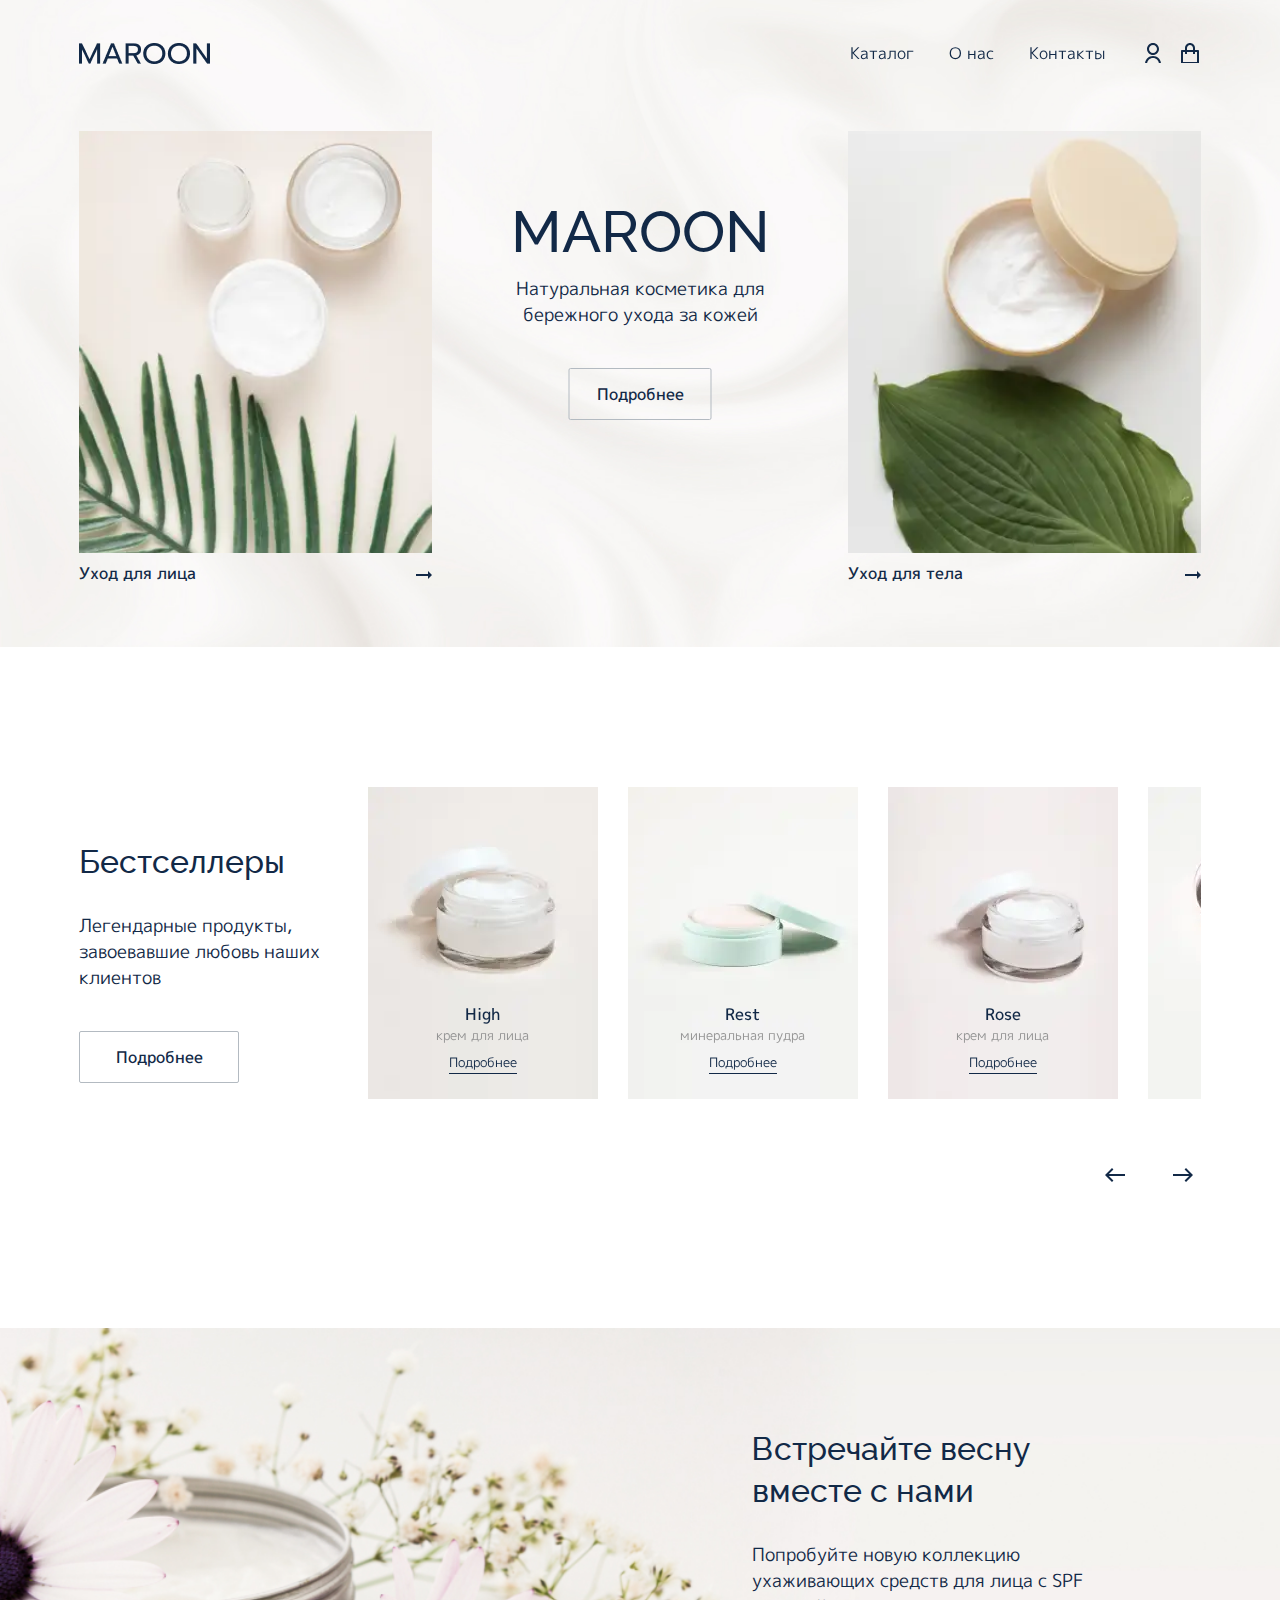
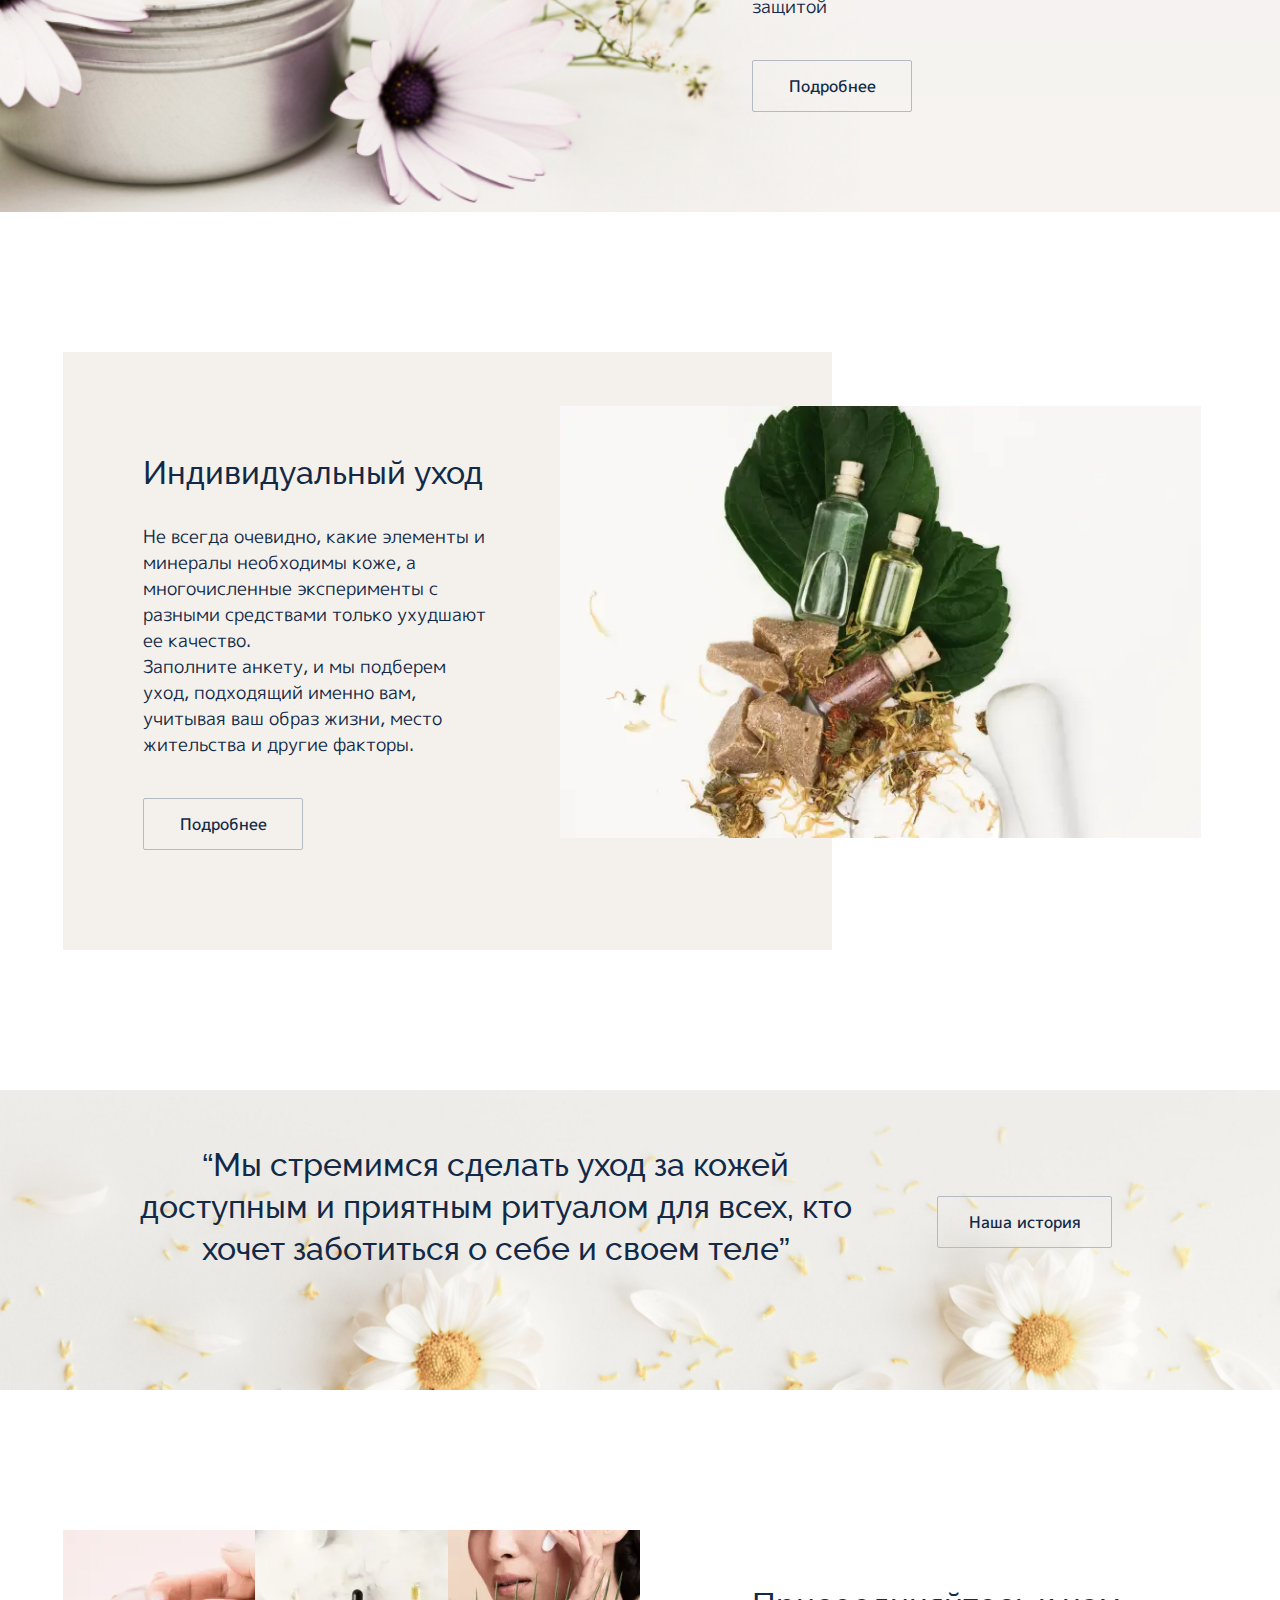
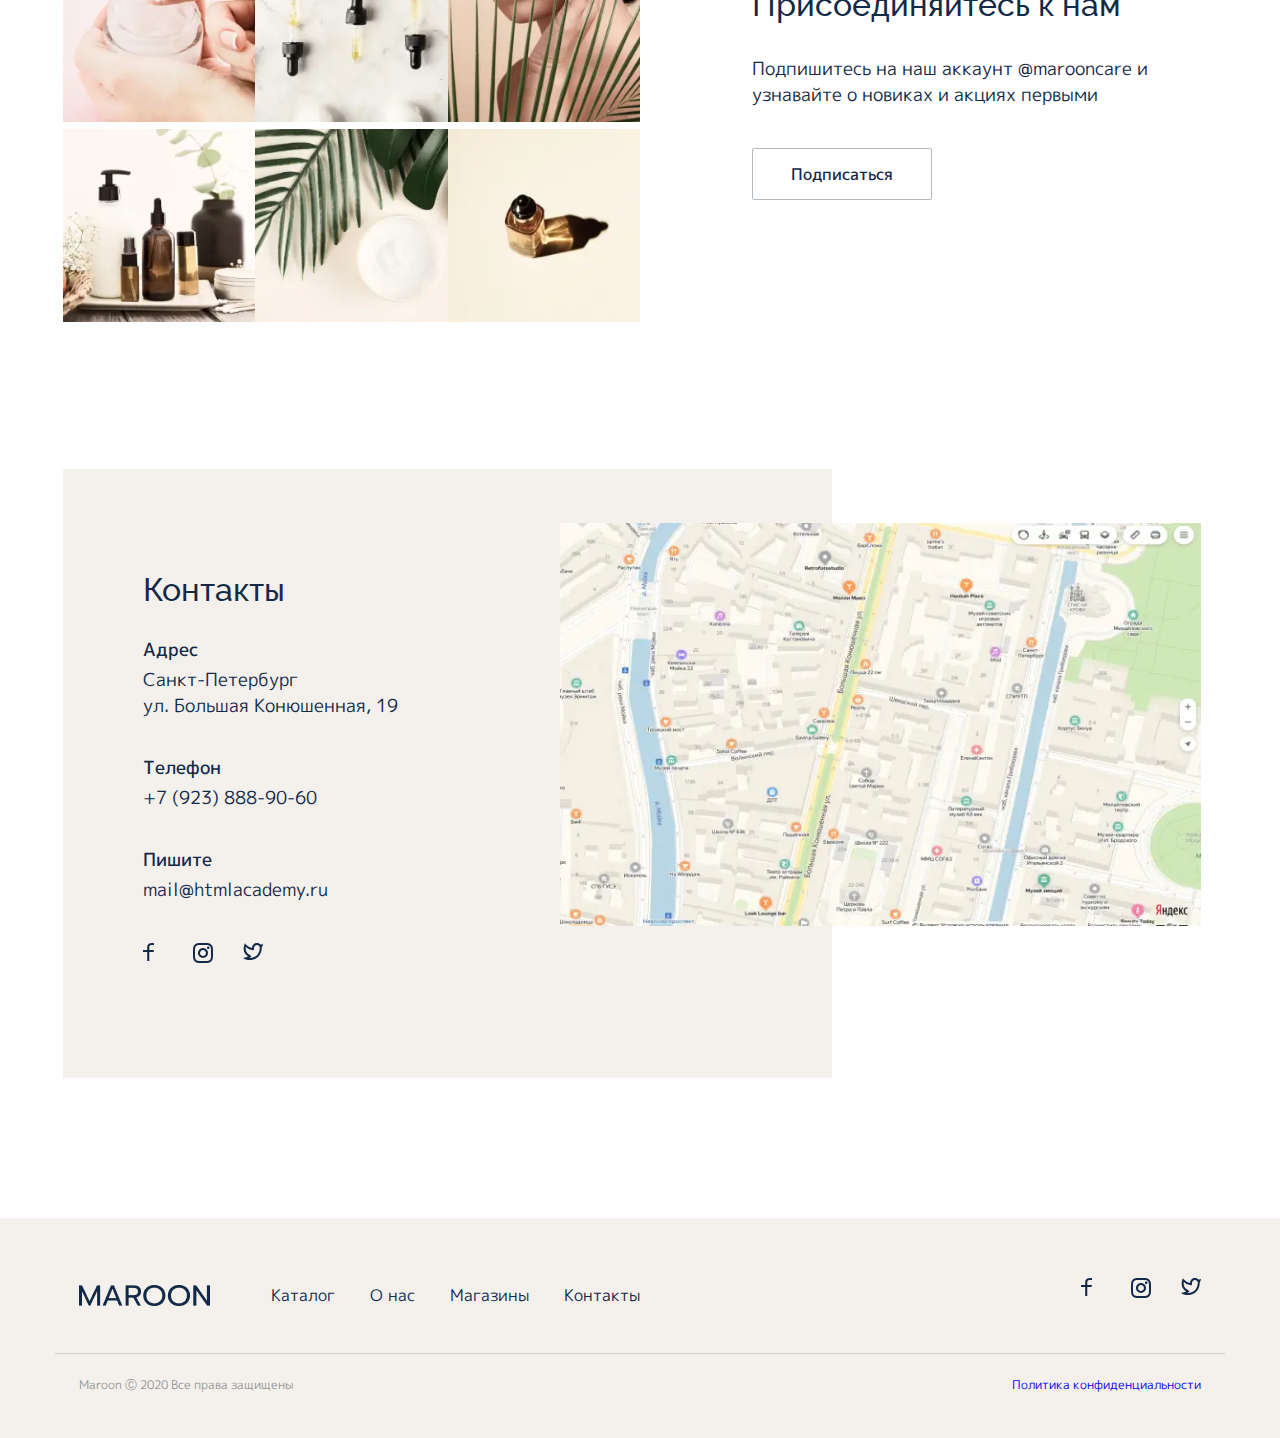
<file: builds/build_ver-Sat_Jan_22_2022_13_36_37/index.html>
<!DOCTYPE html>
<html class="no-js" lang="ru">

    <head>
        <meta charset="utf-8">
        <meta http-equiv="x-ua-compatible" content="ie=edge">
        <title>Maroon cosmetics</title>
        <meta content="" name="description">
        <meta content="" name="keywords">
        <meta name="viewport" content="width=device-width, initial-scale=1.0">
        <meta content="telephone=no" name="format-detection">
        <meta name="HandheldFriendly" content="true">

        <!--[if (gt IE 9)|!(IE)]><!-->
        <link href="static/css/main52ohu.min.css" rel="stylesheet" type="text/css">
        <!--<![endif]-->
        <meta property="og:title" content="#{params.title}">
        <meta property="og:title" content="">
        <meta property="og:url" content="">
        <meta property="og:description" content="">
        <meta property="og:image" content="">
        <meta property="og:image:type" content="image/jpeg">
        <meta property="og:image:width" content="500">
        <meta property="og:image:height" content="300">
        <meta property="twitter:description" content="">
        <link rel="image_src" href="#">
        <link rel="icon" type="image/x-icon" href="favicon.ico">
        <script>
            (function(H){H.className=H.className.replace(/\bno-js\b/,'js')})(document.documentElement)
        </script>
    </head>

    <body class="page">
        <header class="header header--transparent">
            <div class="container">
                <div class="row between-xs middle-xs">
                    <div class="col-collapse-lg col-sm-1 col-xs-2">
                        <button class="burger-btn" type="button"><span class="visually-hidden">Открыть/Закрыть меню</span>
                        </button>
                    </div>
                    <div class="col-lg-2 col-sm-8 col-xs-4 col-sm-offset-1 col-xs-offset-2 col-lg-offset-0">
                        <a class="logo" href="index.html" aria-label="Логотип магазина Maroon">
                            <img src="static/img/assets/logo/logo.png" width="131" height="21" alt="Maroon">
                        </a>
                    </div>
                    <div class="col-lg-9">
                        <div class="header__nav">
                            <div class="overlay"></div>
                            <ul class="nav-list nav-list--header">
                                <li class="nav-list__item"><a class="nav-list__link" href="catalog.html">Каталог</a>
                                </li>
                                <li class="nav-list__item"><a class="nav-list__link" href="#">О нас</a>
                                </li>
                                <li class="nav-list__item"><a class="nav-list__link" href="#">Контакты</a>
                                </li>
                            </ul>
                            <ul class="social-list social-list--for-menu">
                                <li class="social-list__item">
                                    <a class="social-list__link" href="#" target="_blank" aria-label="Мы в фейсбуке">
                                        <svg class="ico-svg ico-svg--sm ico-svg--inherit">
                                            <!-- ico name: fb-->
                                            <path fill="currentColor" d="M6.28571 7H11L10.4762 9H6.28571V18H4.19048V9H0V7H4.19048V5.128C4.19048 3.345 4.38533 2.698 4.74991 2.046C5.10715 1.40181 5.65904 0.875009 6.3339 0.534C7.01695 0.186 7.69476 0 9.56267 0C10.1095 0 10.5893 0.0500001 11 0.15V2H9.56267C8.17562 2 7.75343 2.078 7.32286 2.298C7.00438 2.46 6.76762 2.686 6.59791 2.99C6.36743 3.401 6.28571 3.804 6.28571 5.128V7Z"></path>
                                        </svg>
                                    </a>
                                </li>
                                <li class="social-list__item">
                                    <a class="social-list__link" href="#" target="_blank" aria-label="Мы в инстаграме">
                                        <svg class="ico-svg ico-svg--sm ico-svg--inherit">
                                            <!-- ico name: inst-->
                                            <path fill="currentColor" d="M10 7C9.20435 7 8.44129 7.31607 7.87868 7.87868C7.31607 8.44129 7 9.20435 7 10C7 10.7956 7.31607 11.5587 7.87868 12.1213C8.44129 12.6839 9.20435 13 10 13C10.7956 13 11.5587 12.6839 12.1213 12.1213C12.6839 11.5587 13 10.7956 13 10C13 9.20435 12.6839 8.44129 12.1213 7.87868C11.5587 7.31607 10.7956 7 10 7ZM10 5C11.3261 5 12.5979 5.52678 13.5355 6.46447C14.4732 7.40215 15 8.67392 15 10C15 11.3261 14.4732 12.5979 13.5355 13.5355C12.5979 14.4732 11.3261 15 10 15C8.67392 15 7.40215 14.4732 6.46447 13.5355C5.52678 12.5979 5 11.3261 5 10C5 8.67392 5.52678 7.40215 6.46447 6.46447C7.40215 5.52678 8.67392 5 10 5ZM16.5 4.75C16.5 5.08152 16.3683 5.39946 16.1339 5.63388C15.8995 5.8683 15.5815 6 15.25 6C14.9185 6 14.6005 5.8683 14.3661 5.63388C14.1317 5.39946 14 5.08152 14 4.75C14 4.41848 14.1317 4.10054 14.3661 3.86612C14.6005 3.6317 14.9185 3.5 15.25 3.5C15.5815 3.5 15.8995 3.6317 16.1339 3.86612C16.3683 4.10054 16.5 4.41848 16.5 4.75ZM10 2C7.526 2 7.122 2.007 5.971 2.058C5.187 2.095 4.661 2.2 4.173 2.39C3.739 2.558 3.426 2.759 3.093 3.093C2.78001 3.3954 2.53935 3.76458 2.389 4.173C2.199 4.663 2.094 5.188 2.058 5.971C2.006 7.075 2 7.461 2 10C2 12.474 2.007 12.878 2.058 14.029C2.095 14.812 2.2 15.339 2.389 15.826C2.559 16.261 2.759 16.574 3.091 16.906C3.428 17.242 3.741 17.443 4.171 17.609C4.665 17.8 5.191 17.906 5.971 17.942C7.075 17.994 7.461 18 10 18C12.474 18 12.878 17.993 14.029 17.942C14.811 17.905 15.338 17.8 15.826 17.611C16.259 17.442 16.574 17.241 16.906 16.909C17.243 16.572 17.444 16.259 17.61 15.829C17.8 15.336 17.906 14.809 17.942 14.029C17.994 12.925 18 12.539 18 10C18 7.526 17.993 7.122 17.942 5.971C17.905 5.189 17.8 4.661 17.61 4.173C17.4593 3.765 17.2191 3.39596 16.907 3.093C16.6047 2.77985 16.2355 2.53917 15.827 2.389C15.337 2.199 14.811 2.094 14.029 2.058C12.925 2.006 12.539 2 10 2ZM10 0C12.717 0 13.056 0.00999994 14.122 0.0599999C15.187 0.11 15.912 0.277 16.55 0.525C17.21 0.779 17.766 1.123 18.322 1.678C18.8305 2.1779 19.224 2.78259 19.475 3.45C19.722 4.087 19.89 4.813 19.94 5.878C19.987 6.944 20 7.283 20 10C20 12.717 19.99 13.056 19.94 14.122C19.89 15.187 19.722 15.912 19.475 16.55C19.2247 17.2178 18.8311 17.8226 18.322 18.322C17.822 18.8303 17.2173 19.2238 16.55 19.475C15.913 19.722 15.187 19.89 14.122 19.94C13.056 19.987 12.717 20 10 20C7.283 20 6.944 19.99 5.878 19.94C4.813 19.89 4.088 19.722 3.45 19.475C2.78233 19.2245 2.17753 18.8309 1.678 18.322C1.16941 17.8222 0.775931 17.2175 0.525 16.55C0.277 15.913 0.11 15.187 0.0599999 14.122C0.0129999 13.056 0 12.717 0 10C0 7.283 0.00999994 6.944 0.0599999 5.878C0.11 4.812 0.277 4.088 0.525 3.45C0.775236 2.78218 1.1688 2.17732 1.678 1.678C2.17767 1.16923 2.78243 0.775729 3.45 0.525C4.088 0.277 4.812 0.11 5.878 0.0599999C6.944 0.0129999 7.283 0 10 0Z"></path>
                                        </svg>
                                    </a>
                                </li>
                                <li class="social-list__item">
                                    <a class="social-list__link" href="#" target="_blank" aria-label="Мы в твиттере">
                                        <svg class="ico-svg ico-svg--sm ico-svg--inherit">
                                            <!-- ico name: twitter-->
                                            <path fill="currentColor" d="M13.8641 2.04374C13.1063 2.04361 12.3787 2.34819 11.838 2.89193C11.2972 3.43567 10.9865 4.17511 10.9726 4.95114L10.9447 6.55955C10.9431 6.6459 10.9236 6.73093 10.8877 6.80905C10.8517 6.88717 10.8 6.95662 10.736 7.01284C10.6719 7.06906 10.597 7.11078 10.5162 7.13527C10.4353 7.15975 10.3503 7.16645 10.2667 7.15491L8.71031 6.93842C6.66235 6.65248 4.70013 5.68641 2.81769 4.08004C2.22145 7.46026 3.38601 9.8019 6.19074 11.6084L7.9326 12.7297C8.01536 12.783 8.08412 12.8562 8.13286 12.943C8.18159 13.0298 8.20882 13.1275 8.21217 13.2275C8.21551 13.3276 8.19487 13.427 8.15204 13.517C8.10922 13.607 8.04551 13.6848 7.9665 13.7438L6.37918 14.9315C7.3234 14.9917 8.21975 14.9488 8.96356 14.7977C13.6677 13.8357 16.7955 10.2104 16.7955 4.23016C16.7955 3.74202 15.7864 2.04374 13.8641 2.04374ZM8.97851 4.91335C8.99592 3.92895 9.29646 2.97169 9.84252 2.16141C10.3886 1.35113 11.1559 0.723842 12.0484 0.358092C12.9409 -0.00765845 13.9188 -0.0956204 14.8599 0.105219C15.801 0.306059 16.6633 0.786775 17.3389 1.48718C18.0478 1.48207 18.651 1.66589 20 0.828497C19.666 2.50329 19.5015 3.23039 18.7896 4.23016C18.7896 12.0343 14.1064 15.8291 9.3544 16.8003C6.09602 17.4661 1.35799 16.3724 0 14.9202C0.691959 14.8651 3.50366 14.5556 5.12887 13.3373C3.75393 12.4091 -1.71893 9.11054 1.87746 0.24232C3.56548 2.26126 5.27743 3.63581 7.01231 4.36496C8.16691 4.85003 8.45007 4.83982 8.97951 4.91437L8.97851 4.91335Z"></path>
                                        </svg>
                                    </a>
                                </li>
                            </ul>
                        </div>
                    </div>
                    <div class="col-lg-1 col-sm-2 col-xs-4">
                        <ul class="user-actions">
                            <li class="user-actions__item">
                                <a class="user-actions__link user-actions__link--user" href="#" target="_blank" aria-label="Пользователь">
                                    <svg class="ico-svg ico-svg--sm ico-svg--inherit">
                                        <!-- ico name: user-->
                                        <path fill="currentColor" d="M0 21C0 18.8783 0.842855 16.8434 2.34315 15.3431C3.84344 13.8429 5.87827 13 8 13C10.1217 13 12.1566 13.8429 13.6569 15.3431C15.1571 16.8434 16 18.8783 16 21H14C14 19.4087 13.3679 17.8826 12.2426 16.7574C11.1174 15.6321 9.5913 15 8 15C6.4087 15 4.88258 15.6321 3.75736 16.7574C2.63214 17.8826 2 19.4087 2 21H0ZM8 12C4.685 12 2 9.315 2 6C2 2.685 4.685 0 8 0C11.315 0 14 2.685 14 6C14 9.315 11.315 12 8 12ZM8 10C10.21 10 12 8.21 12 6C12 3.79 10.21 2 8 2C5.79 2 4 3.79 4 6C4 8.21 5.79 10 8 10Z"></path>
                                    </svg>
                                </a>
                            </li>
                            <li class="user-actions__item">
                                <a class="user-actions__link user-actions__link--cart" href="#" target="_blank" aria-label="Корзина">
                                    <svg class="ico-svg ico-svg--sm ico-svg--inherit">
                                        <!-- ico name: cart-->
                                        <path fill="currentColor" d="M4 7V5C4 3.67392 4.52678 2.40215 5.46447 1.46447C6.40215 0.526784 7.67392 0 9 0C10.3261 0 11.5979 0.526784 12.5355 1.46447C13.4732 2.40215 14 3.67392 14 5V7H17C17.2652 7 17.5196 7.10536 17.7071 7.29289C17.8946 7.48043 18 7.73478 18 8V20C18 20.2652 17.8946 20.5196 17.7071 20.7071C17.5196 20.8946 17.2652 21 17 21H1C0.734784 21 0.48043 20.8946 0.292893 20.7071C0.105357 20.5196 0 20.2652 0 20V8C0 7.73478 0.105357 7.48043 0.292893 7.29289C0.48043 7.10536 0.734784 7 1 7H4ZM4 9H2V19H16V9H14V11H12V9H6V11H4V9ZM6 7H12V5C12 4.20435 11.6839 3.44129 11.1213 2.87868C10.5587 2.31607 9.79565 2 9 2C8.20435 2 7.44129 2.31607 6.87868 2.87868C6.31607 3.44129 6 4.20435 6 5V7Z"></path>
                                    </svg>
                                </a>
                            </li>
                        </ul>
                    </div>
                </div>
            </div>
        </header>
        <main>
            <div class="bg-img bg-img--about vertical-gap-xl">
                <div class="container dec-block">
                    <div class="about">
                        <div class="row col middle-xs">
                            <div class="col-xs-12">
                                <h1 class="main-title">Maroon</h1>
                            </div>
                            <div class="col-xs-12">
                                <p class="description vertical-gap-m">Натуральная косметика для бережного ухода за кожей</p>
                            </div>
                            <div class="col-xs-8"><a class="link link--rectangular" aria-label="Подробнее" href="#">Подробнее</a>
                            </div>
                        </div>
                    </div>
                    <div class="row between-xs">
                        <div class="col-lg-4 col-sm-5 col-xs-6">
                            <a class="promo-card" href="#">
                                <picture>
                                    <source media="(min-width: 1200px)" type="image/webp" srcset="static/img/content/main1@1x.webp 1x,static/img/content/main1@2x.webp 2x" />
                                    <source media="(min-width: 1200px)" type="image/jpeg" srcset="static/img/content/main1@1x.jpg 1x,static/img/content/main1@2x.jpg 2x" />
                                    <source media="(min-width: 768px)" type="image/webp" srcset="static/img/content/main1-lap@1x.webp 1x,static/img/content/main1-lap@2x.webp 2x" />
                                    <source media="(min-width: 768px)" type="image/jpeg" srcset="static/img/content/main1-lap@1x.jpg 1x,static/img/content/main1-lap@2x.jpg 2x" />
                                    <source type="image/webp" srcset="static/img/content/main1-mob@1x.webp 1x,static/img/content/main1-mob@2x.webp 2x" />
                                    <source type="image/jpeg" srcset="static/img/content/main1-mob@1x.jpg 1x,static/img/content/main1-mob@2x.jpg 2x" />
                                    <img src="static/img/content/main1@1x.jpg" srcset="static/img/content/main1@2x.jpg 2x" width="330" height="442" alt="Уход для лица" />
                                </picture>
                                <div class="promo-card__text"><span>Уход для лица</span>
                                    <svg class="ico-svg ico-svg--sm ico-svg--inherit">
                                        <!-- ico name: arrow-->
                                        <path fill="currentColor" d="M16.01 11H4v2h12.01v3L20 12l-3.99-4z"></path>
                                    </svg>
                                </div>
                            </a>
                        </div>
                        <div class="col-lg-4 col-sm-5 col-xs-6">
                            <a class="promo-card" href="#">
                                <picture>
                                    <source media="(min-width: 1200px)" type="image/webp" srcset="static/img/content/main2@1x.webp 1x,static/img/content/main2@2x.webp 2x" />
                                    <source media="(min-width: 1200px)" type="image/jpeg" srcset="static/img/content/main2@1x.jpg 1x,static/img/content/main2@2x.jpg 2x" />
                                    <source media="(min-width: 768px)" type="image/webp" srcset="static/img/content/main2-lap@1x.webp 1x,static/img/content/main2-lap@2x.webp 2x" />
                                    <source media="(min-width: 768px)" type="image/jpeg" srcset="static/img/content/main2-lap@1x.jpg 1x,static/img/content/main2-lap@2x.jpg 2x" />
                                    <source type="image/webp" srcset="static/img/content/main2-mob@1x.webp 1x,static/img/content/main2-mob@2x.webp 2x" />
                                    <source type="image/jpeg" srcset="static/img/content/main2-mob@1x.jpg 1x,static/img/content/main2-mob@2x.jpg 2x" />
                                    <img src="static/img/content/main1@1x.jpg" srcset="static/img/content/main1@2x.jpg 2x" width="330" height="442" alt="Уход для лица" />
                                </picture>
                                <div class="promo-card__text"><span>Уход для тела</span>
                                    <svg class="ico-svg ico-svg--sm ico-svg--inherit">
                                        <!-- ico name: arrow-->
                                        <path fill="currentColor" d="M16.01 11H4v2h12.01v3L20 12l-3.99-4z"></path>
                                    </svg>
                                </div>
                            </a>
                        </div>
                    </div>
                </div>
            </div>
            <div class="container vertical-gap-xl">
                <div class="row">
                    <div class="col-lg-3 col-sm-4 col-xs-12">
                        <div class="block-info vertical-twice-gap-m">
                            <h2 class="title vertical-gap-s">Бестселлеры</h2>
                            <p class="description vertical-gap-m">Легендарные продукты, завоевавшие любовь наших клиентов</p><a class="link link--rectangular" aria-label="Подробнее" href="#">Подробнее</a>
                        </div>
                    </div>
                    <div class="col-lg-9 col-sm-8 col-xs-12">
                        <div class="slider swiper-container">
                            <div class="swiper-wrapper">
                                <div class="product-card swiper-slide slider__item">
                                    <picture>
                                        <source type="image/webp" srcset="static/img/content/cream-high@1x.webp 1x,static/img/content//cream-high@2x.webp 2x" />
                                        <source type="image/jpeg" srcset="static/img/content/cream-high@1xjpg 1x,static/img/content//cream-high@2xjpg 2x" />
                                        <img src="static/img/content/cream-high@1x.jpg" srcset="static/img/content/cream-high@2x.jpg 2x" width="230" height="312" alt="Слайд с продукцией" />
                                    </picture>
                                    <h3 class="product-card__title">High</h3>
                                    <p class="product-card__description">крем для лица</p><a class="product-card__link" href="#">Подробнее</a>
                                </div>
                                <div class="product-card swiper-slide slider__item">
                                    <picture>
                                        <source type="image/webp" srcset="static/img/content/cream-rest@1x.webp 1x,static/img/content//cream-rest@2x.webp 2x" />
                                        <source type="image/jpeg" srcset="static/img/content/cream-rest@1xjpg 1x,static/img/content//cream-rest@2xjpg 2x" />
                                        <img src="static/img/content/cream-rest@1x.jpg" srcset="static/img/content/cream-rest@2x.jpg 2x" width="230" height="312" alt="Слайд с продукцией" />
                                    </picture>
                                    <h3 class="product-card__title">Rest</h3>
                                    <p class="product-card__description">минеральная пудра</p><a class="product-card__link" href="#">Подробнее</a>
                                </div>
                                <div class="product-card swiper-slide slider__item">
                                    <picture>
                                        <source type="image/webp" srcset="static/img/content/cream-rose@1x.webp 1x,static/img/content//cream-rose@2x.webp 2x" />
                                        <source type="image/jpeg" srcset="static/img/content/cream-rose@1xjpg 1x,static/img/content//cream-rose@2xjpg 2x" />
                                        <img src="static/img/content/cream-rose@1x.jpg" srcset="static/img/content/cream-rose@2x.jpg 2x" width="230" height="312" alt="Слайд с продукцией" />
                                    </picture>
                                    <h3 class="product-card__title">Rose</h3>
                                    <p class="product-card__description">крем для лица</p><a class="product-card__link" href="#">Подробнее</a>
                                </div>
                                <div class="product-card swiper-slide slider__item">
                                    <picture>
                                        <source type="image/webp" srcset="static/img/content/cream-milk@1x.webp 1x,static/img/content//cream-milk@2x.webp 2x" />
                                        <source type="image/jpeg" srcset="static/img/content/cream-milk@1xjpg 1x,static/img/content//cream-milk@2xjpg 2x" />
                                        <img src="static/img/content/cream-milk@1x.jpg" srcset="static/img/content/cream-milk@2x.jpg 2x" width="230" height="312" alt="Слайд с продукцией" />
                                    </picture>
                                    <h3 class="product-card__title">Milk</h3>
                                    <p class="product-card__description">масло для тела</p><a class="product-card__link" href="#">Подробнее</a>
                                </div>
                            </div>
                        </div>
                    </div>
                </div>
                <div class="slider-btns">
                    <button class="slider-btns__btn slider-btns__btn--prew" type="button" aria-label="Назад">
                        <svg class="ico-svg ico-svg--lg ico-svg--inherit">
                            <!-- ico name: left-->
                            <path fill="currentColor" d="M9,19l1.41-1.41L5.83,13H22V11H5.83l4.59-4.59L9,5l-7,7L9,19z"></path>
                        </svg>
                    </button>
                    <button class="slider-btns__btn slider-btns__btn--next" type="button" aria-label="Вперед">
                        <svg class="ico-svg ico-svg--lg ico-svg--inherit">
                            <!-- ico name: right-->
                            <path fill="currentColor" d="M15,5l-1.41,1.41L18.17,11H2V13h16.17l-4.59,4.59L15,19l7-7L15,5z"></path>
                        </svg>
                    </button>
                </div>
            </div>
            <div class="bg-img bg-img--banner vertical-gap-xl">
                <div class="container">
                    <div class="row">
                        <div class="col-lg-4 col-lg-offset-7 col-sm-6 col-sm-offset-6 col-xs-12 vertical-twice-gap-xl">
                            <div class="block-info block-info--banner">
                                <h2 class="title vertical-gap-s">Встречайте весну вместе с нами</h2>
                                <p class="description vertical-gap-m">Попробуйте новую коллекцию ухаживающих средств для лица с SPF защитой</p><a class="link link--rectangular" aria-label="Подробнее" href="#">Подробнее</a>
                            </div>
                        </div>
                    </div>
                </div>
            </div>
            <div class="container vertical-gap-xl">
                <div class="row between-sm center-xs">
                    <div class="bg-img  col-lg-8 col-sm-10 col-xs-11">
                        <div class="row center-xs start-sm">
                            <div class="col-lg-6 col-sm-offset-1 col-sm-6 col-xs-12">
                                <div class="block-info vertical-twice-gap-xl block-info--individual">
                                    <h2 class="title vertical-gap-s">Индивидуальный уход</h2>
                                    <p class="description vertical-gap-m">Не всегда очевидно, какие элементы и минералы необходимы коже, а многочисленные эксперименты с разными средствами только ухудшают ее качество.
                                        <br>Заполните анкету, и мы подберем уход, подходящий именно вам, учитывая ваш образ жизни, место жительства и другие факторы.</p><a class="link link--rectangular" aria-label="Подробнее" href="#">Подробнее</a>
                                </div>
                            </div>
                        </div>
                    </div>
                    <div class="col-lg-7 col-sm-6 col-xs-10 dec-img vertical-twice-gap-m">
                        <picture class="picture picture--individual">
                            <source media="(max-width: 1199px)" type="image/webp" srcset="static/img/content/care-lap@1x.webp 1x,static/img/content/care-lap@2x.webp 2x" />
                            <source media="(max-width: 1199px)" type="image/jpeg" srcset="static/img/content/care-lap@1x.jpg 1x,static/img/content/care-lap@2x.jpg 2x" />
                            <source media="(max-width: 767px)" type="image/webp" srcset="static/img/content/care-mob@1x.webp 1x,static/img/content/care-mob@2x.webp 2x" />
                            <source media="(max-width: 767px)" type="image/jpeg" srcset="static/img/content/care-mob@1x.jpg 1x,static/img/content/care-mob@2x.jpg 2x" />
                            <source type="image/webp" srcset="static/img/content/care@1x.webp 1x,static/img/content/care@2x.webp 2x" />
                            <source type="image/jpeg" srcset="static/img/content/care@1x.jpg 1x,static/img/content/care@2x.jpg 2x" />
                            <img src="static/img/content/care@1x.jpg" srcset="static/img/content/care@2x.jpg 2x" width="670" height="451" alt="Индивидуальный уход" />
                        </picture>
                    </div>
                </div>
            </div>
            <div class="bg-img bg-img--history vertical-gap-xl">
                <div class="container">
                    <div class="row center-xs middle-xs">
                        <div class="col-lg-8 col-xs-12 vertical-twice-gap-m">
                            <h2 class="title vertical-gap-s title--history">“Мы стремимся сделать уход за кожей доступным и приятным ритуалом для всех, кто хочет заботиться о себе и своем теле”  </h2>
                        </div>
                        <div class="col-lg-3 col-sm-4 col-xs-8"><a class="link link--rectangular link--history" aria-label="Наша история" href="#">Наша история</a>
                        </div>
                    </div>
                </div>
            </div>
            <div class="container vertical-gap-xl">
                <div class="row center-xs start-sm">
                    <div class="col-sm-6 col-xs-8">
                        <div class="row">
                            <picture class="picture picture--collage picture--collage-lg">
                                <source type="image/webp" srcset="static/img/content/join1@1x.webp 1x,static/img/content/join1@2x.webp 2x" />
                                <source type="image/jpeg" srcset="static/img/content/join1@1x.jpg 1x,static/img/content/join1@2x.jpg 2x" />
                                <img src="static/img/content/join1@1x.jpg" srcset="static/img/content/join1@2x.jpg 2x" width="330" height="442" alt="Уход для лица" />
                            </picture>
                            <picture class="picture picture--collage">
                                <source type="image/webp" srcset="static/img/content/join2@1x.webp 1x,static/img/content/join2@2x.webp 2x" />
                                <source type="image/jpeg" srcset="static/img/content/join2@1x.jpg 1x,static/img/content/join2@2x.jpg 2x" />
                                <img src="static/img/content/join2@1x.jpg" srcset="static/img/content/join2@2x.jpg 2x" width="330" height="442" alt="Уход для лица" />
                            </picture>
                            <picture class="picture picture--collage">
                                <source type="image/webp" srcset="static/img/content/join3@1x.webp 1x,static/img/content/join3@2x.webp 2x" />
                                <source type="image/jpeg" srcset="static/img/content/join3@1x.jpg 1x,static/img/content/join3@2x.jpg 2x" />
                                <img src="static/img/content/join3@1x.jpg" srcset="static/img/content/join3@2x.jpg 2x" width="330" height="442" alt="Уход для лица" />
                            </picture>
                        </div>
                        <div class="row">
                            <picture class="picture picture--collage picture--collage-lg">
                                <source type="image/webp" srcset="static/img/content/join4@1x.webp 1x,static/img/content/join4@2x.webp 2x" />
                                <source type="image/jpeg" srcset="static/img/content/join4@1x.jpg 1x,static/img/content/join4@2x.jpg 2x" />
                                <img src="static/img/content/join4@1x.jpg" srcset="static/img/content/join4@2x.jpg 2x" width="330" height="442" alt="Уход для лица" />
                            </picture>
                            <picture class="picture picture--collage">
                                <source type="image/webp" srcset="static/img/content/join5@1x.webp 1x,static/img/content/join5@2x.webp 2x" />
                                <source type="image/jpeg" srcset="static/img/content/join5@1x.jpg 1x,static/img/content/join5@2x.jpg 2x" />
                                <img src="static/img/content/join5@1x.jpg" srcset="static/img/content/join5@2x.jpg 2x" width="330" height="442" alt="Уход для лица" />
                            </picture>
                            <picture class="picture picture--collage">
                                <source type="image/webp" srcset="static/img/content/join6@1x.webp 1x,static/img/content/join6@2x.webp 2x" />
                                <source type="image/jpeg" srcset="static/img/content/join6@1x.jpg 1x,static/img/content/join6@2x.jpg 2x" />
                                <img src="static/img/content/join6@1x.jpg" srcset="static/img/content/join6@2x.jpg 2x" width="330" height="442" alt="Уход для лица" />
                            </picture>
                        </div>
                    </div>
                    <div class="col-sm-5 col-sm-offset-1 col-xs-10 vertical-twice-gap-m">
                        <div class="block-info block-info--follow">
                            <h2 class="title vertical-gap-s">Присоединяйтесь к нам</h2>
                            <p class="description vertical-gap-m">Подпишитесь на наш аккаунт @marooncare и узнавайте о новиках и акциях первыми</p><a class="link link--rectangular" aria-label="Подписаться" href="#">Подписаться</a>
                        </div>
                    </div>
                </div>
            </div>
            <div class="container vertical-gap-xl">
                <div class="row between-sm center-xs">
                    <div class="bg-img col-lg-8 col-sm-10 col-xs-11">
                        <div class="row start-xs vertical-twice-gap-xl">
                            <div class="col-lg-6 col-sm-offset-1 col-sm-6 col-xs-12">
                                <h2 class="title vertical-gap-s">Контакты</h2>
                                <p class="contacts-text contacts-text--address vertical-gap-m"><span class="contacts-text__name">Адрес </span><span class="contacts-text__value">Санкт-Петербург <br> ул. Большая Конюшенная, 19</span>
                                </p>
                                <p class="contacts-text contacts-text--tel vertical-gap-m"><span class="contacts-text__name">Телефон </span><a class="contacts-text__value" href="tel:+79238889060">+7 (923) 888-90-60</a>
                                </p>
                                <p class="contacts-text contacts-text--email vertical-gap-m"><span class="contacts-text__name">Пишите </span><a class="contacts-text__value" href="mailto:mail@htmlacademy.ru">mail@htmlacademy.ru</a>
                                </p>
                                <ul class="social-list">
                                    <li class="social-list__item">
                                        <a class="social-list__link" href="#" target="_blank" aria-label="Мы в фейсбуке">
                                            <svg class="ico-svg ico-svg--sm ico-svg--inherit">
                                                <!-- ico name: fb-->
                                                <path fill="currentColor" d="M6.28571 7H11L10.4762 9H6.28571V18H4.19048V9H0V7H4.19048V5.128C4.19048 3.345 4.38533 2.698 4.74991 2.046C5.10715 1.40181 5.65904 0.875009 6.3339 0.534C7.01695 0.186 7.69476 0 9.56267 0C10.1095 0 10.5893 0.0500001 11 0.15V2H9.56267C8.17562 2 7.75343 2.078 7.32286 2.298C7.00438 2.46 6.76762 2.686 6.59791 2.99C6.36743 3.401 6.28571 3.804 6.28571 5.128V7Z"></path>
                                            </svg>
                                        </a>
                                    </li>
                                    <li class="social-list__item">
                                        <a class="social-list__link" href="#" target="_blank" aria-label="Мы в инстаграме">
                                            <svg class="ico-svg ico-svg--sm ico-svg--inherit">
                                                <!-- ico name: inst-->
                                                <path fill="currentColor" d="M10 7C9.20435 7 8.44129 7.31607 7.87868 7.87868C7.31607 8.44129 7 9.20435 7 10C7 10.7956 7.31607 11.5587 7.87868 12.1213C8.44129 12.6839 9.20435 13 10 13C10.7956 13 11.5587 12.6839 12.1213 12.1213C12.6839 11.5587 13 10.7956 13 10C13 9.20435 12.6839 8.44129 12.1213 7.87868C11.5587 7.31607 10.7956 7 10 7ZM10 5C11.3261 5 12.5979 5.52678 13.5355 6.46447C14.4732 7.40215 15 8.67392 15 10C15 11.3261 14.4732 12.5979 13.5355 13.5355C12.5979 14.4732 11.3261 15 10 15C8.67392 15 7.40215 14.4732 6.46447 13.5355C5.52678 12.5979 5 11.3261 5 10C5 8.67392 5.52678 7.40215 6.46447 6.46447C7.40215 5.52678 8.67392 5 10 5ZM16.5 4.75C16.5 5.08152 16.3683 5.39946 16.1339 5.63388C15.8995 5.8683 15.5815 6 15.25 6C14.9185 6 14.6005 5.8683 14.3661 5.63388C14.1317 5.39946 14 5.08152 14 4.75C14 4.41848 14.1317 4.10054 14.3661 3.86612C14.6005 3.6317 14.9185 3.5 15.25 3.5C15.5815 3.5 15.8995 3.6317 16.1339 3.86612C16.3683 4.10054 16.5 4.41848 16.5 4.75ZM10 2C7.526 2 7.122 2.007 5.971 2.058C5.187 2.095 4.661 2.2 4.173 2.39C3.739 2.558 3.426 2.759 3.093 3.093C2.78001 3.3954 2.53935 3.76458 2.389 4.173C2.199 4.663 2.094 5.188 2.058 5.971C2.006 7.075 2 7.461 2 10C2 12.474 2.007 12.878 2.058 14.029C2.095 14.812 2.2 15.339 2.389 15.826C2.559 16.261 2.759 16.574 3.091 16.906C3.428 17.242 3.741 17.443 4.171 17.609C4.665 17.8 5.191 17.906 5.971 17.942C7.075 17.994 7.461 18 10 18C12.474 18 12.878 17.993 14.029 17.942C14.811 17.905 15.338 17.8 15.826 17.611C16.259 17.442 16.574 17.241 16.906 16.909C17.243 16.572 17.444 16.259 17.61 15.829C17.8 15.336 17.906 14.809 17.942 14.029C17.994 12.925 18 12.539 18 10C18 7.526 17.993 7.122 17.942 5.971C17.905 5.189 17.8 4.661 17.61 4.173C17.4593 3.765 17.2191 3.39596 16.907 3.093C16.6047 2.77985 16.2355 2.53917 15.827 2.389C15.337 2.199 14.811 2.094 14.029 2.058C12.925 2.006 12.539 2 10 2ZM10 0C12.717 0 13.056 0.00999994 14.122 0.0599999C15.187 0.11 15.912 0.277 16.55 0.525C17.21 0.779 17.766 1.123 18.322 1.678C18.8305 2.1779 19.224 2.78259 19.475 3.45C19.722 4.087 19.89 4.813 19.94 5.878C19.987 6.944 20 7.283 20 10C20 12.717 19.99 13.056 19.94 14.122C19.89 15.187 19.722 15.912 19.475 16.55C19.2247 17.2178 18.8311 17.8226 18.322 18.322C17.822 18.8303 17.2173 19.2238 16.55 19.475C15.913 19.722 15.187 19.89 14.122 19.94C13.056 19.987 12.717 20 10 20C7.283 20 6.944 19.99 5.878 19.94C4.813 19.89 4.088 19.722 3.45 19.475C2.78233 19.2245 2.17753 18.8309 1.678 18.322C1.16941 17.8222 0.775931 17.2175 0.525 16.55C0.277 15.913 0.11 15.187 0.0599999 14.122C0.0129999 13.056 0 12.717 0 10C0 7.283 0.00999994 6.944 0.0599999 5.878C0.11 4.812 0.277 4.088 0.525 3.45C0.775236 2.78218 1.1688 2.17732 1.678 1.678C2.17767 1.16923 2.78243 0.775729 3.45 0.525C4.088 0.277 4.812 0.11 5.878 0.0599999C6.944 0.0129999 7.283 0 10 0Z"></path>
                                            </svg>
                                        </a>
                                    </li>
                                    <li class="social-list__item">
                                        <a class="social-list__link" href="#" target="_blank" aria-label="Мы в твиттере">
                                            <svg class="ico-svg ico-svg--sm ico-svg--inherit">
                                                <!-- ico name: twitter-->
                                                <path fill="currentColor" d="M13.8641 2.04374C13.1063 2.04361 12.3787 2.34819 11.838 2.89193C11.2972 3.43567 10.9865 4.17511 10.9726 4.95114L10.9447 6.55955C10.9431 6.6459 10.9236 6.73093 10.8877 6.80905C10.8517 6.88717 10.8 6.95662 10.736 7.01284C10.6719 7.06906 10.597 7.11078 10.5162 7.13527C10.4353 7.15975 10.3503 7.16645 10.2667 7.15491L8.71031 6.93842C6.66235 6.65248 4.70013 5.68641 2.81769 4.08004C2.22145 7.46026 3.38601 9.8019 6.19074 11.6084L7.9326 12.7297C8.01536 12.783 8.08412 12.8562 8.13286 12.943C8.18159 13.0298 8.20882 13.1275 8.21217 13.2275C8.21551 13.3276 8.19487 13.427 8.15204 13.517C8.10922 13.607 8.04551 13.6848 7.9665 13.7438L6.37918 14.9315C7.3234 14.9917 8.21975 14.9488 8.96356 14.7977C13.6677 13.8357 16.7955 10.2104 16.7955 4.23016C16.7955 3.74202 15.7864 2.04374 13.8641 2.04374ZM8.97851 4.91335C8.99592 3.92895 9.29646 2.97169 9.84252 2.16141C10.3886 1.35113 11.1559 0.723842 12.0484 0.358092C12.9409 -0.00765845 13.9188 -0.0956204 14.8599 0.105219C15.801 0.306059 16.6633 0.786775 17.3389 1.48718C18.0478 1.48207 18.651 1.66589 20 0.828497C19.666 2.50329 19.5015 3.23039 18.7896 4.23016C18.7896 12.0343 14.1064 15.8291 9.3544 16.8003C6.09602 17.4661 1.35799 16.3724 0 14.9202C0.691959 14.8651 3.50366 14.5556 5.12887 13.3373C3.75393 12.4091 -1.71893 9.11054 1.87746 0.24232C3.56548 2.26126 5.27743 3.63581 7.01231 4.36496C8.16691 4.85003 8.45007 4.83982 8.97951 4.91437L8.97851 4.91335Z"></path>
                                            </svg>
                                        </a>
                                    </li>
                                </ul>
                            </div>
                        </div>
                    </div>
                    <div class="col-lg-7 col-sm-6 col-xs-10 dec-img vertical-twice-gap-m">
                        <picture class="picture picture--individual">
                            <source media="(max-width: 1199px)" type="image/webp" srcset="static/img/content/map-lap@1x.webp 1x,static/img/content/map-lap@2x.webp 2x" />
                            <source media="(max-width: 1199px)" type="image/jpeg" srcset="static/img/content/map-lap@1x.jpg 1x,static/img/content/map-lap@2x.jpg 2x" />
                            <source media="(max-width: 767px)" type="image/webp" srcset="static/img/content/map-mob@1x.webp 1x,static/img/content/map-mob@2x.webp 2x" />
                            <source media="(max-width: 767px)" type="image/jpeg" srcset="static/img/content/map-mob@1x.jpg 1x,static/img/content/map-mob@2x.jpg 2x" />
                            <source type="image/webp" srcset="static/img/content/map@1x.webp 1x,static/img/content/map@2x.webp 2x" />
                            <source type="image/jpeg" srcset="static/img/content/map@1x.jpg 1x,static/img/content/map@2x.jpg 2x" />
                            <img src="static/img/content/map@1x.jpg" srcset="static/img/content/map@2x.jpg 2x" width="670" height="451" alt="Индивидуальный уход" />
                        </picture>
                    </div>
                </div>
            </div>
        </main>
        <footer class="footer">
            <div class="container devider">
                <div class="row middle-xs vertical-gap-m">
                    <div class="col-lg-2 col-sm-3 col-xs-6">
                        <a class="logo logo--footer" href="index.html" aria-label="Логотип магазина Maroon">
                            <img src="static/img/assets/logo/logo.png" width="131" height="21" alt="Maroon">
                        </a>
                    </div>
                    <div class="col-lg-8 col-sm-6 col-xs-9">
                        <ul class="nav-list nav-list--footer">
                            <li class="nav-list__item"><a class="nav-list__link" href="catalog.html">Каталог</a>
                            </li>
                            <li class="nav-list__item"><a class="nav-list__link" href="#">О нас</a>
                            </li>
                            <li class="nav-list__item"><a class="nav-list__link" href="#">Магазины</a>
                            </li>
                            <li class="nav-list__item"><a class="nav-list__link" href="#">Контакты</a>
                            </li>
                        </ul>
                    </div>
                    <div class="col-lg-2 col-sm-3 col-xs-12">
                        <ul class="social-list social-list--footer">
                            <li class="social-list__item">
                                <a class="social-list__link" href="#" target="_blank" aria-label="Мы в фейсбуке">
                                    <svg class="ico-svg ico-svg--sm ico-svg--inherit">
                                        <!-- ico name: fb-->
                                        <path fill="currentColor" d="M6.28571 7H11L10.4762 9H6.28571V18H4.19048V9H0V7H4.19048V5.128C4.19048 3.345 4.38533 2.698 4.74991 2.046C5.10715 1.40181 5.65904 0.875009 6.3339 0.534C7.01695 0.186 7.69476 0 9.56267 0C10.1095 0 10.5893 0.0500001 11 0.15V2H9.56267C8.17562 2 7.75343 2.078 7.32286 2.298C7.00438 2.46 6.76762 2.686 6.59791 2.99C6.36743 3.401 6.28571 3.804 6.28571 5.128V7Z"></path>
                                    </svg>
                                </a>
                            </li>
                            <li class="social-list__item">
                                <a class="social-list__link" href="#" target="_blank" aria-label="Мы в инстаграме">
                                    <svg class="ico-svg ico-svg--sm ico-svg--inherit">
                                        <!-- ico name: inst-->
                                        <path fill="currentColor" d="M10 7C9.20435 7 8.44129 7.31607 7.87868 7.87868C7.31607 8.44129 7 9.20435 7 10C7 10.7956 7.31607 11.5587 7.87868 12.1213C8.44129 12.6839 9.20435 13 10 13C10.7956 13 11.5587 12.6839 12.1213 12.1213C12.6839 11.5587 13 10.7956 13 10C13 9.20435 12.6839 8.44129 12.1213 7.87868C11.5587 7.31607 10.7956 7 10 7ZM10 5C11.3261 5 12.5979 5.52678 13.5355 6.46447C14.4732 7.40215 15 8.67392 15 10C15 11.3261 14.4732 12.5979 13.5355 13.5355C12.5979 14.4732 11.3261 15 10 15C8.67392 15 7.40215 14.4732 6.46447 13.5355C5.52678 12.5979 5 11.3261 5 10C5 8.67392 5.52678 7.40215 6.46447 6.46447C7.40215 5.52678 8.67392 5 10 5ZM16.5 4.75C16.5 5.08152 16.3683 5.39946 16.1339 5.63388C15.8995 5.8683 15.5815 6 15.25 6C14.9185 6 14.6005 5.8683 14.3661 5.63388C14.1317 5.39946 14 5.08152 14 4.75C14 4.41848 14.1317 4.10054 14.3661 3.86612C14.6005 3.6317 14.9185 3.5 15.25 3.5C15.5815 3.5 15.8995 3.6317 16.1339 3.86612C16.3683 4.10054 16.5 4.41848 16.5 4.75ZM10 2C7.526 2 7.122 2.007 5.971 2.058C5.187 2.095 4.661 2.2 4.173 2.39C3.739 2.558 3.426 2.759 3.093 3.093C2.78001 3.3954 2.53935 3.76458 2.389 4.173C2.199 4.663 2.094 5.188 2.058 5.971C2.006 7.075 2 7.461 2 10C2 12.474 2.007 12.878 2.058 14.029C2.095 14.812 2.2 15.339 2.389 15.826C2.559 16.261 2.759 16.574 3.091 16.906C3.428 17.242 3.741 17.443 4.171 17.609C4.665 17.8 5.191 17.906 5.971 17.942C7.075 17.994 7.461 18 10 18C12.474 18 12.878 17.993 14.029 17.942C14.811 17.905 15.338 17.8 15.826 17.611C16.259 17.442 16.574 17.241 16.906 16.909C17.243 16.572 17.444 16.259 17.61 15.829C17.8 15.336 17.906 14.809 17.942 14.029C17.994 12.925 18 12.539 18 10C18 7.526 17.993 7.122 17.942 5.971C17.905 5.189 17.8 4.661 17.61 4.173C17.4593 3.765 17.2191 3.39596 16.907 3.093C16.6047 2.77985 16.2355 2.53917 15.827 2.389C15.337 2.199 14.811 2.094 14.029 2.058C12.925 2.006 12.539 2 10 2ZM10 0C12.717 0 13.056 0.00999994 14.122 0.0599999C15.187 0.11 15.912 0.277 16.55 0.525C17.21 0.779 17.766 1.123 18.322 1.678C18.8305 2.1779 19.224 2.78259 19.475 3.45C19.722 4.087 19.89 4.813 19.94 5.878C19.987 6.944 20 7.283 20 10C20 12.717 19.99 13.056 19.94 14.122C19.89 15.187 19.722 15.912 19.475 16.55C19.2247 17.2178 18.8311 17.8226 18.322 18.322C17.822 18.8303 17.2173 19.2238 16.55 19.475C15.913 19.722 15.187 19.89 14.122 19.94C13.056 19.987 12.717 20 10 20C7.283 20 6.944 19.99 5.878 19.94C4.813 19.89 4.088 19.722 3.45 19.475C2.78233 19.2245 2.17753 18.8309 1.678 18.322C1.16941 17.8222 0.775931 17.2175 0.525 16.55C0.277 15.913 0.11 15.187 0.0599999 14.122C0.0129999 13.056 0 12.717 0 10C0 7.283 0.00999994 6.944 0.0599999 5.878C0.11 4.812 0.277 4.088 0.525 3.45C0.775236 2.78218 1.1688 2.17732 1.678 1.678C2.17767 1.16923 2.78243 0.775729 3.45 0.525C4.088 0.277 4.812 0.11 5.878 0.0599999C6.944 0.0129999 7.283 0 10 0Z"></path>
                                    </svg>
                                </a>
                            </li>
                            <li class="social-list__item">
                                <a class="social-list__link" href="#" target="_blank" aria-label="Мы в твиттере">
                                    <svg class="ico-svg ico-svg--sm ico-svg--inherit">
                                        <!-- ico name: twitter-->
                                        <path fill="currentColor" d="M13.8641 2.04374C13.1063 2.04361 12.3787 2.34819 11.838 2.89193C11.2972 3.43567 10.9865 4.17511 10.9726 4.95114L10.9447 6.55955C10.9431 6.6459 10.9236 6.73093 10.8877 6.80905C10.8517 6.88717 10.8 6.95662 10.736 7.01284C10.6719 7.06906 10.597 7.11078 10.5162 7.13527C10.4353 7.15975 10.3503 7.16645 10.2667 7.15491L8.71031 6.93842C6.66235 6.65248 4.70013 5.68641 2.81769 4.08004C2.22145 7.46026 3.38601 9.8019 6.19074 11.6084L7.9326 12.7297C8.01536 12.783 8.08412 12.8562 8.13286 12.943C8.18159 13.0298 8.20882 13.1275 8.21217 13.2275C8.21551 13.3276 8.19487 13.427 8.15204 13.517C8.10922 13.607 8.04551 13.6848 7.9665 13.7438L6.37918 14.9315C7.3234 14.9917 8.21975 14.9488 8.96356 14.7977C13.6677 13.8357 16.7955 10.2104 16.7955 4.23016C16.7955 3.74202 15.7864 2.04374 13.8641 2.04374ZM8.97851 4.91335C8.99592 3.92895 9.29646 2.97169 9.84252 2.16141C10.3886 1.35113 11.1559 0.723842 12.0484 0.358092C12.9409 -0.00765845 13.9188 -0.0956204 14.8599 0.105219C15.801 0.306059 16.6633 0.786775 17.3389 1.48718C18.0478 1.48207 18.651 1.66589 20 0.828497C19.666 2.50329 19.5015 3.23039 18.7896 4.23016C18.7896 12.0343 14.1064 15.8291 9.3544 16.8003C6.09602 17.4661 1.35799 16.3724 0 14.9202C0.691959 14.8651 3.50366 14.5556 5.12887 13.3373C3.75393 12.4091 -1.71893 9.11054 1.87746 0.24232C3.56548 2.26126 5.27743 3.63581 7.01231 4.36496C8.16691 4.85003 8.45007 4.83982 8.97951 4.91437L8.97851 4.91335Z"></path>
                                    </svg>
                                </a>
                            </li>
                        </ul>
                    </div>
                </div>
            </div>
            <div class="container">
                <div class="row">
                    <div class="col-sm-12 col-xs-10">
                        <div class="copyright">
                            <p class="copyright__text">Maroon Ⓒ 2020 Все права защищены</p><a class="copyright__link" href="#">Политика конфиденциальности</a>
                        </div>
                    </div>
                </div>
            </div>
        </footer>
        <script src="static/js/separate-js/swiper.min.js"></script>
        <script src="static/js/main52ohu.min.js"></script>
    </body>

</html>
</file>
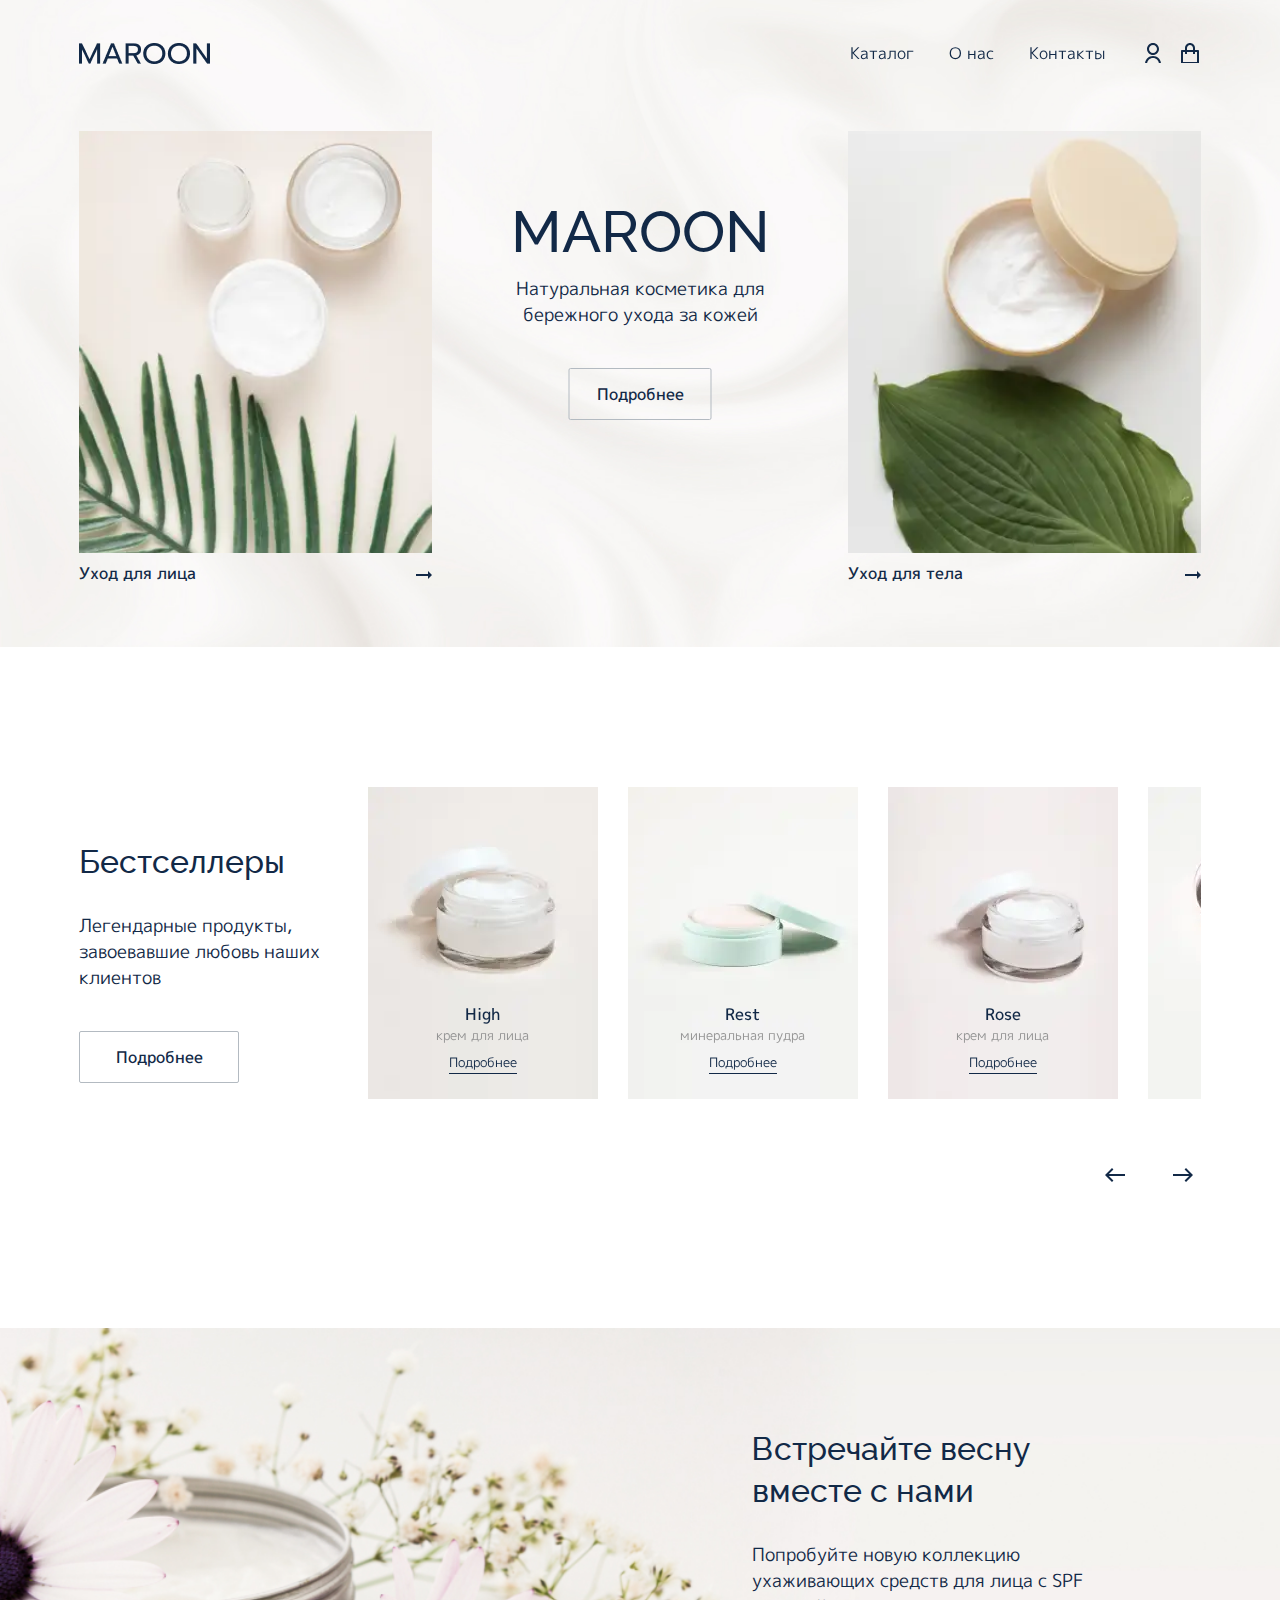
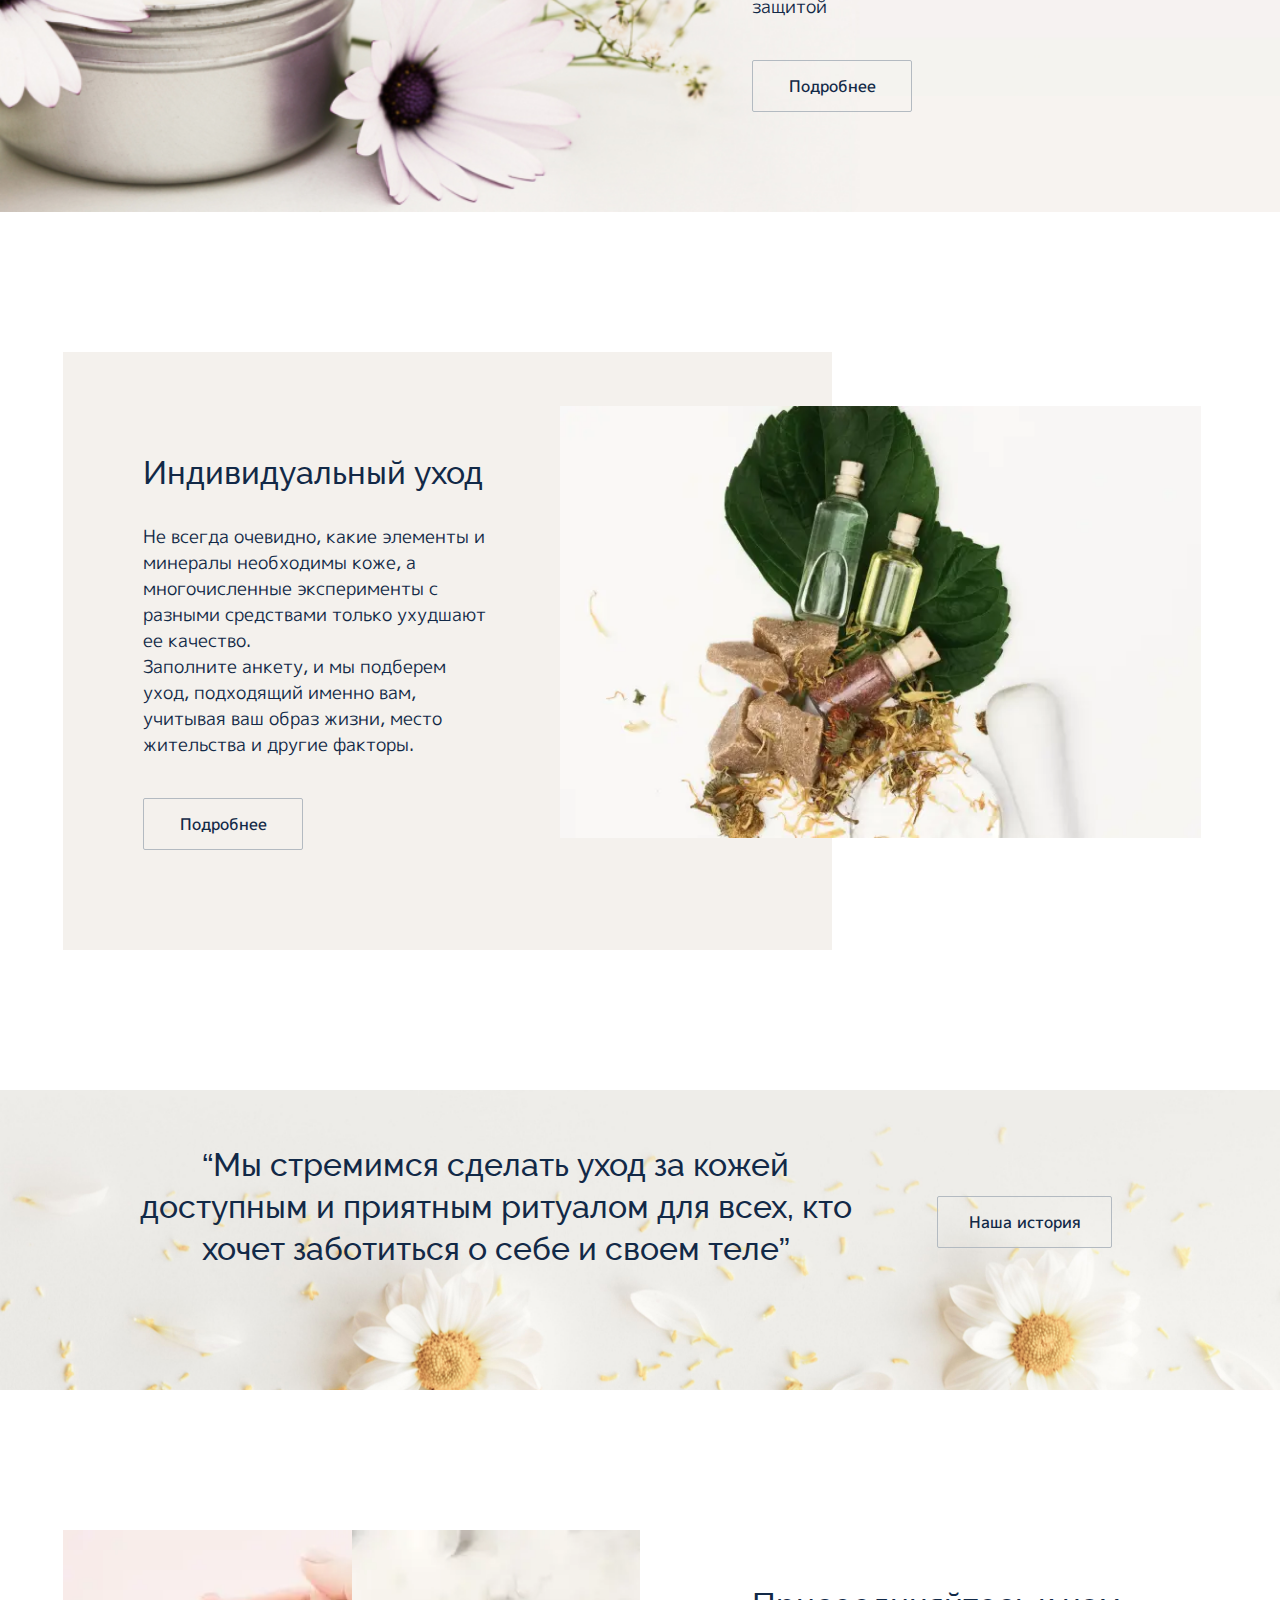
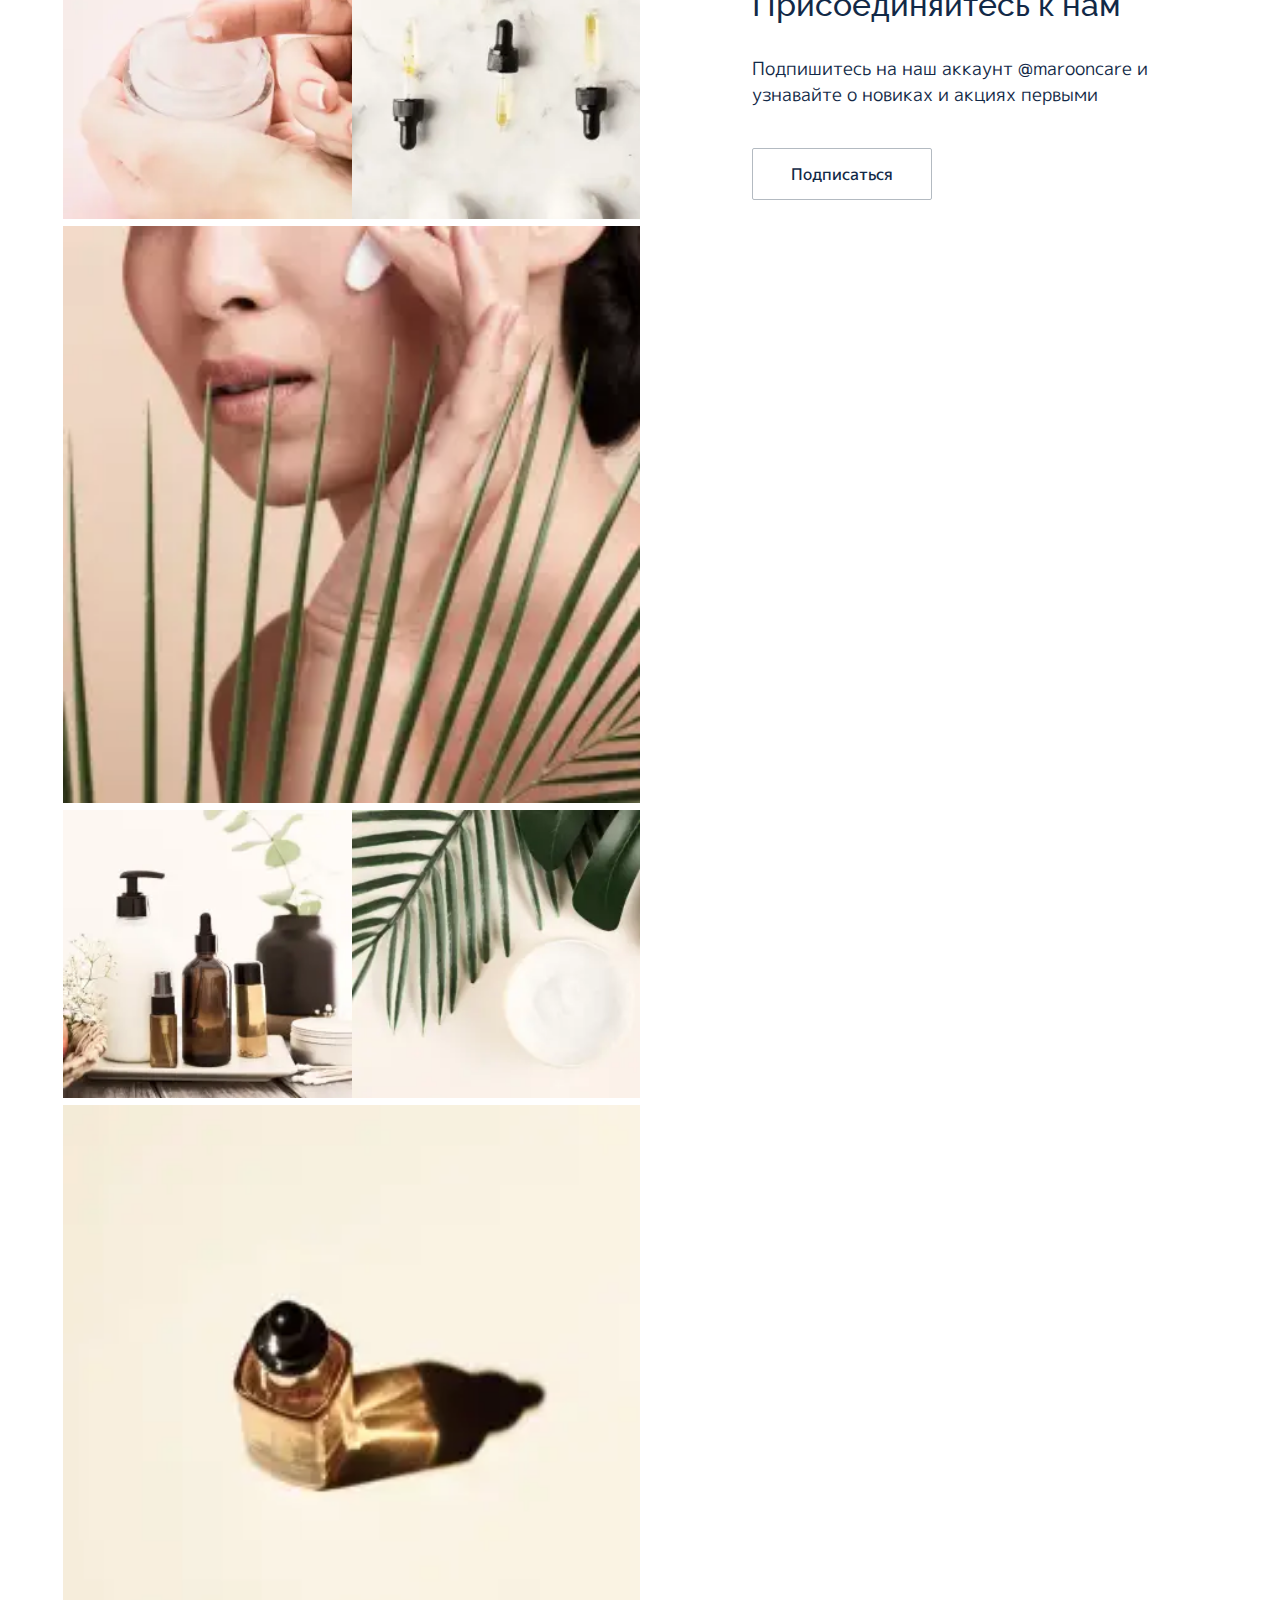
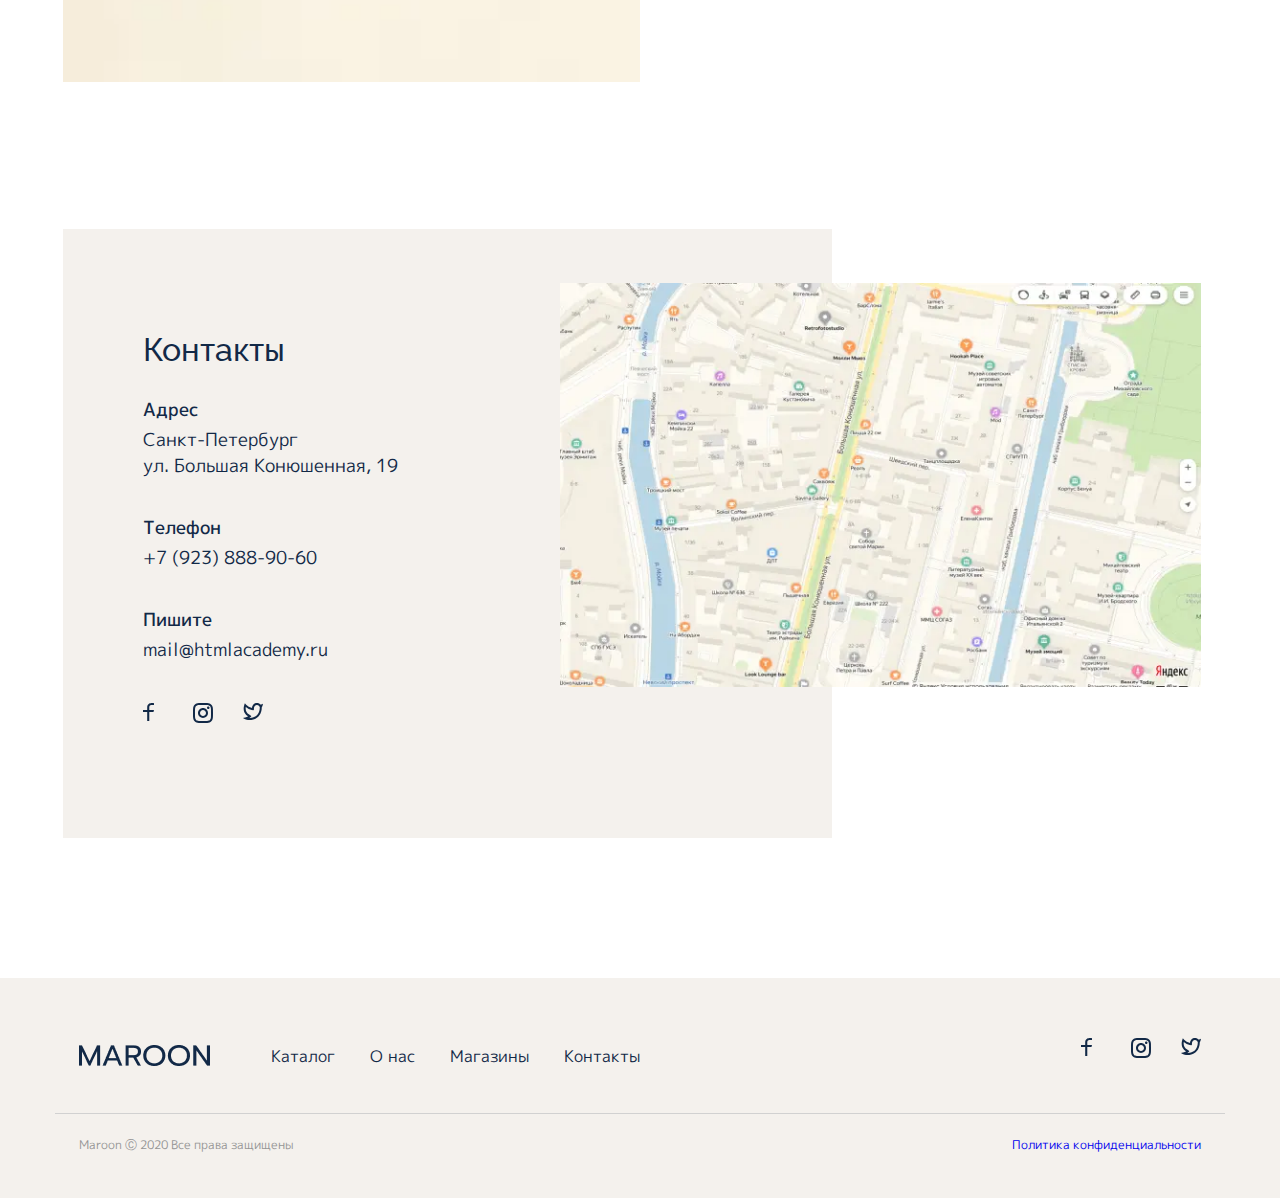
<file: builds/build_ver-Thu_Jan_20_2022_19_27_21/index.html>
<!DOCTYPE html>
<html class="no-js" lang="ru">

    <head>
        <meta charset="utf-8">
        <meta http-equiv="x-ua-compatible" content="ie=edge">
        <title>Maroon cosmetics</title>
        <meta content="" name="description">
        <meta content="" name="keywords">
        <meta name="viewport" content="width=device-width, initial-scale=1.0">
        <meta content="telephone=no" name="format-detection">
        <meta name="HandheldFriendly" content="true">

        <!--[if (gt IE 9)|!(IE)]><!-->
        <link href="static/css/mainnxipuq.min.css" rel="stylesheet" type="text/css">
        <!--<![endif]-->
        <meta property="og:title" content="#{params.title}">
        <meta property="og:title" content="">
        <meta property="og:url" content="">
        <meta property="og:description" content="">
        <meta property="og:image" content="">
        <meta property="og:image:type" content="image/jpeg">
        <meta property="og:image:width" content="500">
        <meta property="og:image:height" content="300">
        <meta property="twitter:description" content="">
        <link rel="image_src" href="#">
        <link rel="icon" type="image/x-icon" href="favicon.ico">
        <script>
            (function(H){H.className=H.className.replace(/\bno-js\b/,'js')})(document.documentElement)
        </script>
    </head>

    <body class="page">
        <header class="header header--transparent">
            <div class="container">
                <div class="row between-xs middle-xs">
                    <div class="col-collapse-lg col-sm-1 col-xs-2">
                        <button class="burger-btn" type="button"><span class="visually-hidden">Открыть/Закрыть меню</span>
                        </button>
                    </div>
                    <div class="col-lg-2 col-sm-8 col-xs-4 col-sm-offset-1 col-xs-offset-2 col-lg-offset-0">
                        <a class="logo" href="index.html" aria-label="Логотип магазина Maroon">
                            <img src="static/img/assets/logo/logo.png" width="131" height="21" alt="Maroon">
                        </a>
                    </div>
                    <div class="col-lg-9">
                        <div class="header__nav">
                            <div class="overlay"></div>
                            <ul class="nav-list nav-list--header">
                                <li class="nav-list__item"><a class="nav-list__link" href="catalog.html">Каталог</a>
                                </li>
                                <li class="nav-list__item"><a class="nav-list__link" href="#">О нас</a>
                                </li>
                                <li class="nav-list__item"><a class="nav-list__link" href="#">Контакты</a>
                                </li>
                            </ul>
                            <ul class="social-list social-list--for-menu">
                                <li class="social-list__item">
                                    <a class="social-list__link" href="#" target="_blank" aria-label="Мы в фейсбуке">
                                        <svg class="ico-svg ico-svg--sm ico-svg--inherit">
                                            <!-- ico name: fb-->
                                            <path fill="currentColor" d="M6.28571 7H11L10.4762 9H6.28571V18H4.19048V9H0V7H4.19048V5.128C4.19048 3.345 4.38533 2.698 4.74991 2.046C5.10715 1.40181 5.65904 0.875009 6.3339 0.534C7.01695 0.186 7.69476 0 9.56267 0C10.1095 0 10.5893 0.0500001 11 0.15V2H9.56267C8.17562 2 7.75343 2.078 7.32286 2.298C7.00438 2.46 6.76762 2.686 6.59791 2.99C6.36743 3.401 6.28571 3.804 6.28571 5.128V7Z"></path>
                                        </svg>
                                    </a>
                                </li>
                                <li class="social-list__item">
                                    <a class="social-list__link" href="#" target="_blank" aria-label="Мы в инстаграме">
                                        <svg class="ico-svg ico-svg--sm ico-svg--inherit">
                                            <!-- ico name: inst-->
                                            <path fill="currentColor" d="M10 7C9.20435 7 8.44129 7.31607 7.87868 7.87868C7.31607 8.44129 7 9.20435 7 10C7 10.7956 7.31607 11.5587 7.87868 12.1213C8.44129 12.6839 9.20435 13 10 13C10.7956 13 11.5587 12.6839 12.1213 12.1213C12.6839 11.5587 13 10.7956 13 10C13 9.20435 12.6839 8.44129 12.1213 7.87868C11.5587 7.31607 10.7956 7 10 7ZM10 5C11.3261 5 12.5979 5.52678 13.5355 6.46447C14.4732 7.40215 15 8.67392 15 10C15 11.3261 14.4732 12.5979 13.5355 13.5355C12.5979 14.4732 11.3261 15 10 15C8.67392 15 7.40215 14.4732 6.46447 13.5355C5.52678 12.5979 5 11.3261 5 10C5 8.67392 5.52678 7.40215 6.46447 6.46447C7.40215 5.52678 8.67392 5 10 5ZM16.5 4.75C16.5 5.08152 16.3683 5.39946 16.1339 5.63388C15.8995 5.8683 15.5815 6 15.25 6C14.9185 6 14.6005 5.8683 14.3661 5.63388C14.1317 5.39946 14 5.08152 14 4.75C14 4.41848 14.1317 4.10054 14.3661 3.86612C14.6005 3.6317 14.9185 3.5 15.25 3.5C15.5815 3.5 15.8995 3.6317 16.1339 3.86612C16.3683 4.10054 16.5 4.41848 16.5 4.75ZM10 2C7.526 2 7.122 2.007 5.971 2.058C5.187 2.095 4.661 2.2 4.173 2.39C3.739 2.558 3.426 2.759 3.093 3.093C2.78001 3.3954 2.53935 3.76458 2.389 4.173C2.199 4.663 2.094 5.188 2.058 5.971C2.006 7.075 2 7.461 2 10C2 12.474 2.007 12.878 2.058 14.029C2.095 14.812 2.2 15.339 2.389 15.826C2.559 16.261 2.759 16.574 3.091 16.906C3.428 17.242 3.741 17.443 4.171 17.609C4.665 17.8 5.191 17.906 5.971 17.942C7.075 17.994 7.461 18 10 18C12.474 18 12.878 17.993 14.029 17.942C14.811 17.905 15.338 17.8 15.826 17.611C16.259 17.442 16.574 17.241 16.906 16.909C17.243 16.572 17.444 16.259 17.61 15.829C17.8 15.336 17.906 14.809 17.942 14.029C17.994 12.925 18 12.539 18 10C18 7.526 17.993 7.122 17.942 5.971C17.905 5.189 17.8 4.661 17.61 4.173C17.4593 3.765 17.2191 3.39596 16.907 3.093C16.6047 2.77985 16.2355 2.53917 15.827 2.389C15.337 2.199 14.811 2.094 14.029 2.058C12.925 2.006 12.539 2 10 2ZM10 0C12.717 0 13.056 0.00999994 14.122 0.0599999C15.187 0.11 15.912 0.277 16.55 0.525C17.21 0.779 17.766 1.123 18.322 1.678C18.8305 2.1779 19.224 2.78259 19.475 3.45C19.722 4.087 19.89 4.813 19.94 5.878C19.987 6.944 20 7.283 20 10C20 12.717 19.99 13.056 19.94 14.122C19.89 15.187 19.722 15.912 19.475 16.55C19.2247 17.2178 18.8311 17.8226 18.322 18.322C17.822 18.8303 17.2173 19.2238 16.55 19.475C15.913 19.722 15.187 19.89 14.122 19.94C13.056 19.987 12.717 20 10 20C7.283 20 6.944 19.99 5.878 19.94C4.813 19.89 4.088 19.722 3.45 19.475C2.78233 19.2245 2.17753 18.8309 1.678 18.322C1.16941 17.8222 0.775931 17.2175 0.525 16.55C0.277 15.913 0.11 15.187 0.0599999 14.122C0.0129999 13.056 0 12.717 0 10C0 7.283 0.00999994 6.944 0.0599999 5.878C0.11 4.812 0.277 4.088 0.525 3.45C0.775236 2.78218 1.1688 2.17732 1.678 1.678C2.17767 1.16923 2.78243 0.775729 3.45 0.525C4.088 0.277 4.812 0.11 5.878 0.0599999C6.944 0.0129999 7.283 0 10 0Z"></path>
                                        </svg>
                                    </a>
                                </li>
                                <li class="social-list__item">
                                    <a class="social-list__link" href="#" target="_blank" aria-label="Мы в твиттере">
                                        <svg class="ico-svg ico-svg--sm ico-svg--inherit">
                                            <!-- ico name: twitter-->
                                            <path fill="currentColor" d="M13.8641 2.04374C13.1063 2.04361 12.3787 2.34819 11.838 2.89193C11.2972 3.43567 10.9865 4.17511 10.9726 4.95114L10.9447 6.55955C10.9431 6.6459 10.9236 6.73093 10.8877 6.80905C10.8517 6.88717 10.8 6.95662 10.736 7.01284C10.6719 7.06906 10.597 7.11078 10.5162 7.13527C10.4353 7.15975 10.3503 7.16645 10.2667 7.15491L8.71031 6.93842C6.66235 6.65248 4.70013 5.68641 2.81769 4.08004C2.22145 7.46026 3.38601 9.8019 6.19074 11.6084L7.9326 12.7297C8.01536 12.783 8.08412 12.8562 8.13286 12.943C8.18159 13.0298 8.20882 13.1275 8.21217 13.2275C8.21551 13.3276 8.19487 13.427 8.15204 13.517C8.10922 13.607 8.04551 13.6848 7.9665 13.7438L6.37918 14.9315C7.3234 14.9917 8.21975 14.9488 8.96356 14.7977C13.6677 13.8357 16.7955 10.2104 16.7955 4.23016C16.7955 3.74202 15.7864 2.04374 13.8641 2.04374ZM8.97851 4.91335C8.99592 3.92895 9.29646 2.97169 9.84252 2.16141C10.3886 1.35113 11.1559 0.723842 12.0484 0.358092C12.9409 -0.00765845 13.9188 -0.0956204 14.8599 0.105219C15.801 0.306059 16.6633 0.786775 17.3389 1.48718C18.0478 1.48207 18.651 1.66589 20 0.828497C19.666 2.50329 19.5015 3.23039 18.7896 4.23016C18.7896 12.0343 14.1064 15.8291 9.3544 16.8003C6.09602 17.4661 1.35799 16.3724 0 14.9202C0.691959 14.8651 3.50366 14.5556 5.12887 13.3373C3.75393 12.4091 -1.71893 9.11054 1.87746 0.24232C3.56548 2.26126 5.27743 3.63581 7.01231 4.36496C8.16691 4.85003 8.45007 4.83982 8.97951 4.91437L8.97851 4.91335Z"></path>
                                        </svg>
                                    </a>
                                </li>
                            </ul>
                        </div>
                    </div>
                    <div class="col-lg-1 col-sm-2 col-xs-4">
                        <ul class="user-actions">
                            <li class="user-actions__item">
                                <a class="user-actions__link user-actions__link--user" href="#" target="_blank" aria-label="Пользователь">
                                    <svg class="ico-svg ico-svg--sm ico-svg--inherit">
                                        <!-- ico name: user-->
                                        <path fill="currentColor" d="M0 21C0 18.8783 0.842855 16.8434 2.34315 15.3431C3.84344 13.8429 5.87827 13 8 13C10.1217 13 12.1566 13.8429 13.6569 15.3431C15.1571 16.8434 16 18.8783 16 21H14C14 19.4087 13.3679 17.8826 12.2426 16.7574C11.1174 15.6321 9.5913 15 8 15C6.4087 15 4.88258 15.6321 3.75736 16.7574C2.63214 17.8826 2 19.4087 2 21H0ZM8 12C4.685 12 2 9.315 2 6C2 2.685 4.685 0 8 0C11.315 0 14 2.685 14 6C14 9.315 11.315 12 8 12ZM8 10C10.21 10 12 8.21 12 6C12 3.79 10.21 2 8 2C5.79 2 4 3.79 4 6C4 8.21 5.79 10 8 10Z"></path>
                                    </svg>
                                </a>
                            </li>
                            <li class="user-actions__item">
                                <a class="user-actions__link user-actions__link--cart" href="#" target="_blank" aria-label="Корзина">
                                    <svg class="ico-svg ico-svg--sm ico-svg--inherit">
                                        <!-- ico name: cart-->
                                        <path fill="currentColor" d="M4 7V5C4 3.67392 4.52678 2.40215 5.46447 1.46447C6.40215 0.526784 7.67392 0 9 0C10.3261 0 11.5979 0.526784 12.5355 1.46447C13.4732 2.40215 14 3.67392 14 5V7H17C17.2652 7 17.5196 7.10536 17.7071 7.29289C17.8946 7.48043 18 7.73478 18 8V20C18 20.2652 17.8946 20.5196 17.7071 20.7071C17.5196 20.8946 17.2652 21 17 21H1C0.734784 21 0.48043 20.8946 0.292893 20.7071C0.105357 20.5196 0 20.2652 0 20V8C0 7.73478 0.105357 7.48043 0.292893 7.29289C0.48043 7.10536 0.734784 7 1 7H4ZM4 9H2V19H16V9H14V11H12V9H6V11H4V9ZM6 7H12V5C12 4.20435 11.6839 3.44129 11.1213 2.87868C10.5587 2.31607 9.79565 2 9 2C8.20435 2 7.44129 2.31607 6.87868 2.87868C6.31607 3.44129 6 4.20435 6 5V7Z"></path>
                                    </svg>
                                </a>
                            </li>
                        </ul>
                    </div>
                </div>
            </div>
        </header>
        <main>
            <div class="bg-img bg-img--about vertical-gap-xl">
                <div class="container dec-block">
                    <div class="about">
                        <div class="row col middle-xs">
                            <div class="col-xs-12">
                                <h1 class="main-title">Maroon</h1>
                            </div>
                            <div class="col-xs-12">
                                <p class="description vertical-gap-m">Натуральная косметика для бережного ухода за кожей</p>
                            </div>
                            <div class="col-xs-8"><a class="link link--rectangular" aria-label="Подробнее" href="#">Подробнее</a>
                            </div>
                        </div>
                    </div>
                    <div class="row between-xs">
                        <div class="col-lg-4 col-sm-5 col-xs-6">
                            <a class="promo-card" href="#">
                                <picture>
                                    <source media="(min-width: 1200px)" type="image/webp" srcset="static/img/content/main1@1x.webp 1x,static/img/content/main1@2x.webp 2x" />
                                    <source media="(min-width: 1200px)" type="image/jpeg" srcset="static/img/content/main1@1x.jpg 1x,static/img/content/main1@2x.jpg 2x" />
                                    <source media="(min-width: 768px)" type="image/webp" srcset="static/img/content/main1-lap@1x.webp 1x,static/img/content/main1-lap@2x.webp 2x" />
                                    <source media="(min-width: 768px)" type="image/jpeg" srcset="static/img/content/main1-lap@1x.jpg 1x,static/img/content/main1-lap@2x.jpg 2x" />
                                    <source type="image/webp" srcset="static/img/content/main1-mob@1x.webp 1x,static/img/content/main1-mob@2x.webp 2x" />
                                    <source type="image/jpeg" srcset="static/img/content/main1-mob@1x.jpg 1x,static/img/content/main1-mob@2x.jpg 2x" />
                                    <img src="static/img/content/main1@1x.jpg" srcset="static/img/content/main1@2x.jpg 2x" width="330" height="442" alt="Уход для лица" />
                                </picture>
                                <div class="promo-card__text"><span>Уход для лица</span>
                                    <svg class="ico-svg ico-svg--sm ico-svg--inherit">
                                        <!-- ico name: arrow-->
                                        <path fill="currentColor" d="M16.01 11H4v2h12.01v3L20 12l-3.99-4z"></path>
                                    </svg>
                                </div>
                            </a>
                        </div>
                        <div class="col-lg-4 col-sm-5 col-xs-6">
                            <a class="promo-card" href="#">
                                <picture>
                                    <source media="(min-width: 1200px)" type="image/webp" srcset="static/img/content/main2@1x.webp 1x,static/img/content/main2@2x.webp 2x" />
                                    <source media="(min-width: 1200px)" type="image/jpeg" srcset="static/img/content/main2@1x.jpg 1x,static/img/content/main2@2x.jpg 2x" />
                                    <source media="(min-width: 768px)" type="image/webp" srcset="static/img/content/main2-lap@1x.webp 1x,static/img/content/main2-lap@2x.webp 2x" />
                                    <source media="(min-width: 768px)" type="image/jpeg" srcset="static/img/content/main2-lap@1x.jpg 1x,static/img/content/main2-lap@2x.jpg 2x" />
                                    <source type="image/webp" srcset="static/img/content/main2-mob@1x.webp 1x,static/img/content/main2-mob@2x.webp 2x" />
                                    <source type="image/jpeg" srcset="static/img/content/main2-mob@1x.jpg 1x,static/img/content/main2-mob@2x.jpg 2x" />
                                    <img src="static/img/content/main1@1x.jpg" srcset="static/img/content/main1@2x.jpg 2x" width="330" height="442" alt="Уход для лица" />
                                </picture>
                                <div class="promo-card__text"><span>Уход для тела</span>
                                    <svg class="ico-svg ico-svg--sm ico-svg--inherit">
                                        <!-- ico name: arrow-->
                                        <path fill="currentColor" d="M16.01 11H4v2h12.01v3L20 12l-3.99-4z"></path>
                                    </svg>
                                </div>
                            </a>
                        </div>
                    </div>
                </div>
            </div>
            <div class="container vertical-gap-xl">
                <div class="row">
                    <div class="col-lg-3 col-sm-4 col-xs-12">
                        <div class="block-info vertical-twice-gap-m">
                            <h2 class="title vertical-gap-s">Бестселлеры</h2>
                            <p class="description vertical-gap-m">Легендарные продукты, завоевавшие любовь наших клиентов</p><a class="link link--rectangular" aria-label="Подробнее" href="#">Подробнее</a>
                        </div>
                    </div>
                    <div class="col-lg-9 col-sm-8 col-xs-12">
                        <div class="slider swiper-container">
                            <div class="swiper-wrapper">
                                <div class="product-card swiper-slide slider__item">
                                    <picture>
                                        <source type="image/webp" srcset="static/img/content/cream-high@1x.webp 1x,static/img/content//cream-high@2x.webp 2x" />
                                        <source type="image/jpeg" srcset="static/img/content/cream-high@1xjpg 1x,static/img/content//cream-high@2xjpg 2x" />
                                        <img src="static/img/content/cream-high@1x.jpg" srcset="static/img/content/cream-high@2x.jpg 2x" width="230" height="312" alt="Слайд с продукцией" />
                                    </picture>
                                    <h3 class="product-card__title">High</h3>
                                    <p class="product-card__description">крем для лица</p><a class="product-card__link" href="#">Подробнее</a>
                                </div>
                                <div class="product-card swiper-slide slider__item">
                                    <picture>
                                        <source type="image/webp" srcset="static/img/content/cream-rest@1x.webp 1x,static/img/content//cream-rest@2x.webp 2x" />
                                        <source type="image/jpeg" srcset="static/img/content/cream-rest@1xjpg 1x,static/img/content//cream-rest@2xjpg 2x" />
                                        <img src="static/img/content/cream-rest@1x.jpg" srcset="static/img/content/cream-rest@2x.jpg 2x" width="230" height="312" alt="Слайд с продукцией" />
                                    </picture>
                                    <h3 class="product-card__title">Rest</h3>
                                    <p class="product-card__description">минеральная пудра</p><a class="product-card__link" href="#">Подробнее</a>
                                </div>
                                <div class="product-card swiper-slide slider__item">
                                    <picture>
                                        <source type="image/webp" srcset="static/img/content/cream-rose@1x.webp 1x,static/img/content//cream-rose@2x.webp 2x" />
                                        <source type="image/jpeg" srcset="static/img/content/cream-rose@1xjpg 1x,static/img/content//cream-rose@2xjpg 2x" />
                                        <img src="static/img/content/cream-rose@1x.jpg" srcset="static/img/content/cream-rose@2x.jpg 2x" width="230" height="312" alt="Слайд с продукцией" />
                                    </picture>
                                    <h3 class="product-card__title">Rose</h3>
                                    <p class="product-card__description">крем для лица</p><a class="product-card__link" href="#">Подробнее</a>
                                </div>
                                <div class="product-card swiper-slide slider__item">
                                    <picture>
                                        <source type="image/webp" srcset="static/img/content/cream-milk@1x.webp 1x,static/img/content//cream-milk@2x.webp 2x" />
                                        <source type="image/jpeg" srcset="static/img/content/cream-milk@1xjpg 1x,static/img/content//cream-milk@2xjpg 2x" />
                                        <img src="static/img/content/cream-milk@1x.jpg" srcset="static/img/content/cream-milk@2x.jpg 2x" width="230" height="312" alt="Слайд с продукцией" />
                                    </picture>
                                    <h3 class="product-card__title">Milk</h3>
                                    <p class="product-card__description">масло для тела</p><a class="product-card__link" href="#">Подробнее</a>
                                </div>
                            </div>
                        </div>
                    </div>
                </div>
                <div class="slider-btns">
                    <button class="slider-btns__btn slider-btns__btn--prew" type="button" aria-label="Назад">
                        <svg class="ico-svg ico-svg--lg ico-svg--inherit">
                            <!-- ico name: left-->
                            <path fill="currentColor" d="M9,19l1.41-1.41L5.83,13H22V11H5.83l4.59-4.59L9,5l-7,7L9,19z"></path>
                        </svg>
                    </button>
                    <button class="slider-btns__btn slider-btns__btn--next" type="button" aria-label="Вперед">
                        <svg class="ico-svg ico-svg--lg ico-svg--inherit">
                            <!-- ico name: right-->
                            <path fill="currentColor" d="M15,5l-1.41,1.41L18.17,11H2V13h16.17l-4.59,4.59L15,19l7-7L15,5z"></path>
                        </svg>
                    </button>
                </div>
            </div>
            <div class="bg-img bg-img--banner vertical-gap-xl">
                <div class="container">
                    <div class="row">
                        <div class="col-lg-4 col-lg-offset-7 col-sm-6 col-sm-offset-6 col-xs-12 vertical-twice-gap-xl">
                            <div class="block-info block-info--banner">
                                <h2 class="title vertical-gap-s">Встречайте весну вместе с нами</h2>
                                <p class="description vertical-gap-m">Попробуйте новую коллекцию ухаживающих средств для лица с SPF защитой</p><a class="link link--rectangular" aria-label="Подробнее" href="#">Подробнее</a>
                            </div>
                        </div>
                    </div>
                </div>
            </div>
            <div class="container vertical-gap-xl">
                <div class="row between-sm center-xs">
                    <div class="bg-img  col-lg-8 col-sm-10 col-xs-11">
                        <div class="row center-xs start-sm">
                            <div class="col-lg-6 col-sm-offset-1 col-sm-6 col-xs-12">
                                <div class="block-info vertical-twice-gap-xl block-info--individual">
                                    <h2 class="title vertical-gap-s">Индивидуальный уход</h2>
                                    <p class="description vertical-gap-m">Не всегда очевидно, какие элементы и минералы необходимы коже, а многочисленные эксперименты с разными средствами только ухудшают ее качество.
                                        <br>Заполните анкету, и мы подберем уход, подходящий именно вам, учитывая ваш образ жизни, место жительства и другие факторы.</p><a class="link link--rectangular" aria-label="Подробнее" href="#">Подробнее</a>
                                </div>
                            </div>
                        </div>
                    </div>
                    <div class="col-lg-7 col-sm-6 col-xs-10 dec-img vertical-twice-gap-m">
                        <picture class="picture picture--individual">
                            <source media="(max-width: 1199px)" type="image/webp" srcset="static/img/content/care-lap@1x.webp 1x,static/img/content/care-lap@2x.webp 2x" />
                            <source media="(max-width: 1199px)" type="image/jpeg" srcset="static/img/content/care-lap@1x.jpg 1x,static/img/content/care-lap@2x.jpg 2x" />
                            <source media="(max-width: 767px)" type="image/webp" srcset="static/img/content/care-mob@1x.webp 1x,static/img/content/care-mob@2x.webp 2x" />
                            <source media="(max-width: 767px)" type="image/jpeg" srcset="static/img/content/care-mob@1x.jpg 1x,static/img/content/care-mob@2x.jpg 2x" />
                            <source type="image/webp" srcset="static/img/content/care@1x.webp 1x,static/img/content/care@2x.webp 2x" />
                            <source type="image/jpeg" srcset="static/img/content/care@1x.jpg 1x,static/img/content/care@2x.jpg 2x" />
                            <img src="static/img/content/care@1x.jpg" srcset="static/img/content/care@2x.jpg 2x" width="670" height="451" alt="Индивидуальный уход" />
                        </picture>
                    </div>
                </div>
            </div>
            <div class="bg-img bg-img--history vertical-gap-xl">
                <div class="container">
                    <div class="row center-xs middle-xs">
                        <div class="col-lg-8 col-xs-12 vertical-twice-gap-m">
                            <h2 class="title vertical-gap-s title--history">“Мы стремимся сделать уход за кожей доступным и приятным ритуалом для всех, кто хочет заботиться о себе и своем теле”  </h2>
                        </div>
                        <div class="col-lg-3 col-sm-4 col-xs-8"><a class="link link--rectangular link--history" aria-label="Наша история" href="#">Наша история</a>
                        </div>
                    </div>
                </div>
            </div>
            <div class="container vertical-gap-xl">
                <div class="row center-xs start-sm">
                    <div class="col-sm-6 col-xs-8">
                        <div class="row">
                            <picture class="picture picture--collage picture--collage-lg">
                                <source type="image/webp" srcset="static/img/content/join1@1x.webp 1x,static/img/content/join1@2x.webp 2x" />
                                <source type="image/jpeg" srcset="static/img/content/join1@1x.jpg 1x,static/img/content/join1@2x.jpg 2x" />
                                <img src="static/img/content/join1@1x.jpg" srcset="static/img/content/join1@2x.jpg 2x" width="330" height="442" alt="Уход для лица" />
                            </picture>
                            <picture class="picture picture--collage">
                                <source type="image/webp" srcset="static/img/content/join2@1x.webp 1x,static/img/content/join2@2x.webp 2x" />
                                <source type="image/jpeg" srcset="static/img/content/join2@1x.jpg 1x,static/img/content/join2@2x.jpg 2x" />
                                <img src="static/img/content/join2@1x.jpg" srcset="static/img/content/join2@2x.jpg 2x" width="330" height="442" alt="Уход для лица" />
                            </picture>
                            <picture class="picture picture--collage">
                                <source type="image/webp" srcset="static/img/content/join3@1x.webp 1x,static/img/content/join3@2x.webp 2x" />
                                <source type="image/jpeg" srcset="static/img/content/join3@1x.jpg 1x,static/img/content/join3@2x.jpg 2x" />
                                <img src="static/img/content/join3@1x.jpg" srcset="static/img/content/join3@2x.jpg 2x" width="330" height="442" alt="Уход для лица" />
                            </picture>
                        </div>
                        <div class="row">
                            <picture class="picture picture--collage picture--collage-lg">
                                <source type="image/webp" srcset="static/img/content/join4@1x.webp 1x,static/img/content/join4@2x.webp 2x" />
                                <source type="image/jpeg" srcset="static/img/content/join4@1x.jpg 1x,static/img/content/join4@2x.jpg 2x" />
                                <img src="static/img/content/join4@1x.jpg" srcset="static/img/content/join4@2x.jpg 2x" width="330" height="442" alt="Уход для лица" />
                            </picture>
                            <picture class="picture picture--collage">
                                <source type="image/webp" srcset="static/img/content/join5@1x.webp 1x,static/img/content/join5@2x.webp 2x" />
                                <source type="image/jpeg" srcset="static/img/content/join5@1x.jpg 1x,static/img/content/join5@2x.jpg 2x" />
                                <img src="static/img/content/join5@1x.jpg" srcset="static/img/content/join5@2x.jpg 2x" width="330" height="442" alt="Уход для лица" />
                            </picture>
                            <picture class="picture picture--collage">
                                <source type="image/webp" srcset="static/img/content/join6@1x.webp 1x,static/img/content/join6@2x.webp 2x" />
                                <source type="image/jpeg" srcset="static/img/content/join6@1x.jpg 1x,static/img/content/join6@2x.jpg 2x" />
                                <img src="static/img/content/join6@1x.jpg" srcset="static/img/content/join6@2x.jpg 2x" width="330" height="442" alt="Уход для лица" />
                            </picture>
                        </div>
                    </div>
                    <div class="col-sm-5 col-sm-offset-1 col-xs-10 vertical-twice-gap-m">
                        <div class="block-info block-info--follow">
                            <h2 class="title vertical-gap-s">Присоединяйтесь к нам</h2>
                            <p class="description vertical-gap-m">Подпишитесь на наш аккаунт @marooncare и узнавайте о новиках и акциях первыми</p><a class="link link--rectangular" aria-label="Подписаться" href="#">Подписаться</a>
                        </div>
                    </div>
                </div>
            </div>
            <div class="container vertical-gap-xl">
                <div class="row between-sm center-xs">
                    <div class="bg-img col-lg-8 col-sm-10 col-xs-11">
                        <div class="row start-xs vertical-twice-gap-xl">
                            <div class="col-lg-6 col-sm-offset-1 col-sm-6 col-xs-12">
                                <h2 class="title vertical-gap-s">Контакты</h2>
                                <p class="contacts-text contacts-text--address vertical-gap-m"><span class="contacts-text__name">Адрес </span><span class="contacts-text__value">Санкт-Петербург <br> ул. Большая Конюшенная, 19</span>
                                </p>
                                <p class="contacts-text contacts-text--tel vertical-gap-m"><span class="contacts-text__name">Телефон </span><a class="contacts-text__value" href="tel:+79238889060">+7 (923) 888-90-60</a>
                                </p>
                                <p class="contacts-text contacts-text--email vertical-gap-m"><span class="contacts-text__name">Пишите </span><a class="contacts-text__value" href="mailto:mail@htmlacademy.ru">mail@htmlacademy.ru</a>
                                </p>
                                <ul class="social-list">
                                    <li class="social-list__item">
                                        <a class="social-list__link" href="#" target="_blank" aria-label="Мы в фейсбуке">
                                            <svg class="ico-svg ico-svg--sm ico-svg--inherit">
                                                <!-- ico name: fb-->
                                                <path fill="currentColor" d="M6.28571 7H11L10.4762 9H6.28571V18H4.19048V9H0V7H4.19048V5.128C4.19048 3.345 4.38533 2.698 4.74991 2.046C5.10715 1.40181 5.65904 0.875009 6.3339 0.534C7.01695 0.186 7.69476 0 9.56267 0C10.1095 0 10.5893 0.0500001 11 0.15V2H9.56267C8.17562 2 7.75343 2.078 7.32286 2.298C7.00438 2.46 6.76762 2.686 6.59791 2.99C6.36743 3.401 6.28571 3.804 6.28571 5.128V7Z"></path>
                                            </svg>
                                        </a>
                                    </li>
                                    <li class="social-list__item">
                                        <a class="social-list__link" href="#" target="_blank" aria-label="Мы в инстаграме">
                                            <svg class="ico-svg ico-svg--sm ico-svg--inherit">
                                                <!-- ico name: inst-->
                                                <path fill="currentColor" d="M10 7C9.20435 7 8.44129 7.31607 7.87868 7.87868C7.31607 8.44129 7 9.20435 7 10C7 10.7956 7.31607 11.5587 7.87868 12.1213C8.44129 12.6839 9.20435 13 10 13C10.7956 13 11.5587 12.6839 12.1213 12.1213C12.6839 11.5587 13 10.7956 13 10C13 9.20435 12.6839 8.44129 12.1213 7.87868C11.5587 7.31607 10.7956 7 10 7ZM10 5C11.3261 5 12.5979 5.52678 13.5355 6.46447C14.4732 7.40215 15 8.67392 15 10C15 11.3261 14.4732 12.5979 13.5355 13.5355C12.5979 14.4732 11.3261 15 10 15C8.67392 15 7.40215 14.4732 6.46447 13.5355C5.52678 12.5979 5 11.3261 5 10C5 8.67392 5.52678 7.40215 6.46447 6.46447C7.40215 5.52678 8.67392 5 10 5ZM16.5 4.75C16.5 5.08152 16.3683 5.39946 16.1339 5.63388C15.8995 5.8683 15.5815 6 15.25 6C14.9185 6 14.6005 5.8683 14.3661 5.63388C14.1317 5.39946 14 5.08152 14 4.75C14 4.41848 14.1317 4.10054 14.3661 3.86612C14.6005 3.6317 14.9185 3.5 15.25 3.5C15.5815 3.5 15.8995 3.6317 16.1339 3.86612C16.3683 4.10054 16.5 4.41848 16.5 4.75ZM10 2C7.526 2 7.122 2.007 5.971 2.058C5.187 2.095 4.661 2.2 4.173 2.39C3.739 2.558 3.426 2.759 3.093 3.093C2.78001 3.3954 2.53935 3.76458 2.389 4.173C2.199 4.663 2.094 5.188 2.058 5.971C2.006 7.075 2 7.461 2 10C2 12.474 2.007 12.878 2.058 14.029C2.095 14.812 2.2 15.339 2.389 15.826C2.559 16.261 2.759 16.574 3.091 16.906C3.428 17.242 3.741 17.443 4.171 17.609C4.665 17.8 5.191 17.906 5.971 17.942C7.075 17.994 7.461 18 10 18C12.474 18 12.878 17.993 14.029 17.942C14.811 17.905 15.338 17.8 15.826 17.611C16.259 17.442 16.574 17.241 16.906 16.909C17.243 16.572 17.444 16.259 17.61 15.829C17.8 15.336 17.906 14.809 17.942 14.029C17.994 12.925 18 12.539 18 10C18 7.526 17.993 7.122 17.942 5.971C17.905 5.189 17.8 4.661 17.61 4.173C17.4593 3.765 17.2191 3.39596 16.907 3.093C16.6047 2.77985 16.2355 2.53917 15.827 2.389C15.337 2.199 14.811 2.094 14.029 2.058C12.925 2.006 12.539 2 10 2ZM10 0C12.717 0 13.056 0.00999994 14.122 0.0599999C15.187 0.11 15.912 0.277 16.55 0.525C17.21 0.779 17.766 1.123 18.322 1.678C18.8305 2.1779 19.224 2.78259 19.475 3.45C19.722 4.087 19.89 4.813 19.94 5.878C19.987 6.944 20 7.283 20 10C20 12.717 19.99 13.056 19.94 14.122C19.89 15.187 19.722 15.912 19.475 16.55C19.2247 17.2178 18.8311 17.8226 18.322 18.322C17.822 18.8303 17.2173 19.2238 16.55 19.475C15.913 19.722 15.187 19.89 14.122 19.94C13.056 19.987 12.717 20 10 20C7.283 20 6.944 19.99 5.878 19.94C4.813 19.89 4.088 19.722 3.45 19.475C2.78233 19.2245 2.17753 18.8309 1.678 18.322C1.16941 17.8222 0.775931 17.2175 0.525 16.55C0.277 15.913 0.11 15.187 0.0599999 14.122C0.0129999 13.056 0 12.717 0 10C0 7.283 0.00999994 6.944 0.0599999 5.878C0.11 4.812 0.277 4.088 0.525 3.45C0.775236 2.78218 1.1688 2.17732 1.678 1.678C2.17767 1.16923 2.78243 0.775729 3.45 0.525C4.088 0.277 4.812 0.11 5.878 0.0599999C6.944 0.0129999 7.283 0 10 0Z"></path>
                                            </svg>
                                        </a>
                                    </li>
                                    <li class="social-list__item">
                                        <a class="social-list__link" href="#" target="_blank" aria-label="Мы в твиттере">
                                            <svg class="ico-svg ico-svg--sm ico-svg--inherit">
                                                <!-- ico name: twitter-->
                                                <path fill="currentColor" d="M13.8641 2.04374C13.1063 2.04361 12.3787 2.34819 11.838 2.89193C11.2972 3.43567 10.9865 4.17511 10.9726 4.95114L10.9447 6.55955C10.9431 6.6459 10.9236 6.73093 10.8877 6.80905C10.8517 6.88717 10.8 6.95662 10.736 7.01284C10.6719 7.06906 10.597 7.11078 10.5162 7.13527C10.4353 7.15975 10.3503 7.16645 10.2667 7.15491L8.71031 6.93842C6.66235 6.65248 4.70013 5.68641 2.81769 4.08004C2.22145 7.46026 3.38601 9.8019 6.19074 11.6084L7.9326 12.7297C8.01536 12.783 8.08412 12.8562 8.13286 12.943C8.18159 13.0298 8.20882 13.1275 8.21217 13.2275C8.21551 13.3276 8.19487 13.427 8.15204 13.517C8.10922 13.607 8.04551 13.6848 7.9665 13.7438L6.37918 14.9315C7.3234 14.9917 8.21975 14.9488 8.96356 14.7977C13.6677 13.8357 16.7955 10.2104 16.7955 4.23016C16.7955 3.74202 15.7864 2.04374 13.8641 2.04374ZM8.97851 4.91335C8.99592 3.92895 9.29646 2.97169 9.84252 2.16141C10.3886 1.35113 11.1559 0.723842 12.0484 0.358092C12.9409 -0.00765845 13.9188 -0.0956204 14.8599 0.105219C15.801 0.306059 16.6633 0.786775 17.3389 1.48718C18.0478 1.48207 18.651 1.66589 20 0.828497C19.666 2.50329 19.5015 3.23039 18.7896 4.23016C18.7896 12.0343 14.1064 15.8291 9.3544 16.8003C6.09602 17.4661 1.35799 16.3724 0 14.9202C0.691959 14.8651 3.50366 14.5556 5.12887 13.3373C3.75393 12.4091 -1.71893 9.11054 1.87746 0.24232C3.56548 2.26126 5.27743 3.63581 7.01231 4.36496C8.16691 4.85003 8.45007 4.83982 8.97951 4.91437L8.97851 4.91335Z"></path>
                                            </svg>
                                        </a>
                                    </li>
                                </ul>
                            </div>
                        </div>
                    </div>
                    <div class="col-lg-7 col-sm-6 col-xs-10 dec-img vertical-twice-gap-m">
                        <picture class="picture picture--individual">
                            <source media="(max-width: 1199px)" type="image/webp" srcset="static/img/content/map-lap@1x.webp 1x,static/img/content/map-lap@2x.webp 2x" />
                            <source media="(max-width: 1199px)" type="image/jpeg" srcset="static/img/content/map-lap@1x.jpg 1x,static/img/content/map-lap@2x.jpg 2x" />
                            <source media="(max-width: 767px)" type="image/webp" srcset="static/img/content/map-mob@1x.webp 1x,static/img/content/map-mob@2x.webp 2x" />
                            <source media="(max-width: 767px)" type="image/jpeg" srcset="static/img/content/map-mob@1x.jpg 1x,static/img/content/map-mob@2x.jpg 2x" />
                            <source type="image/webp" srcset="static/img/content/map@1x.webp 1x,static/img/content/map@2x.webp 2x" />
                            <source type="image/jpeg" srcset="static/img/content/map@1x.jpg 1x,static/img/content/map@2x.jpg 2x" />
                            <img src="static/img/content/map@1x.jpg" srcset="static/img/content/map@2x.jpg 2x" width="670" height="451" alt="Индивидуальный уход" />
                        </picture>
                    </div>
                </div>
            </div>
        </main>
        <footer class="footer">
            <div class="container devider">
                <div class="row middle-xs vertical-gap-m">
                    <div class="col-lg-2 col-sm-3 col-xs-6">
                        <a class="logo logo--footer" href="index.html" aria-label="Логотип магазина Maroon">
                            <img src="static/img/assets/logo/logo.png" width="131" height="21" alt="Maroon">
                        </a>
                    </div>
                    <div class="col-lg-8 col-sm-6 col-xs-9">
                        <ul class="nav-list nav-list--footer">
                            <li class="nav-list__item"><a class="nav-list__link" href="catalog.html">Каталог</a>
                            </li>
                            <li class="nav-list__item"><a class="nav-list__link" href="#">О нас</a>
                            </li>
                            <li class="nav-list__item"><a class="nav-list__link" href="#">Магазины</a>
                            </li>
                            <li class="nav-list__item"><a class="nav-list__link" href="#">Контакты</a>
                            </li>
                        </ul>
                    </div>
                    <div class="col-lg-2 col-sm-3 col-xs-12">
                        <ul class="social-list social-list--footer">
                            <li class="social-list__item">
                                <a class="social-list__link" href="#" target="_blank" aria-label="Мы в фейсбуке">
                                    <svg class="ico-svg ico-svg--sm ico-svg--inherit">
                                        <!-- ico name: fb-->
                                        <path fill="currentColor" d="M6.28571 7H11L10.4762 9H6.28571V18H4.19048V9H0V7H4.19048V5.128C4.19048 3.345 4.38533 2.698 4.74991 2.046C5.10715 1.40181 5.65904 0.875009 6.3339 0.534C7.01695 0.186 7.69476 0 9.56267 0C10.1095 0 10.5893 0.0500001 11 0.15V2H9.56267C8.17562 2 7.75343 2.078 7.32286 2.298C7.00438 2.46 6.76762 2.686 6.59791 2.99C6.36743 3.401 6.28571 3.804 6.28571 5.128V7Z"></path>
                                    </svg>
                                </a>
                            </li>
                            <li class="social-list__item">
                                <a class="social-list__link" href="#" target="_blank" aria-label="Мы в инстаграме">
                                    <svg class="ico-svg ico-svg--sm ico-svg--inherit">
                                        <!-- ico name: inst-->
                                        <path fill="currentColor" d="M10 7C9.20435 7 8.44129 7.31607 7.87868 7.87868C7.31607 8.44129 7 9.20435 7 10C7 10.7956 7.31607 11.5587 7.87868 12.1213C8.44129 12.6839 9.20435 13 10 13C10.7956 13 11.5587 12.6839 12.1213 12.1213C12.6839 11.5587 13 10.7956 13 10C13 9.20435 12.6839 8.44129 12.1213 7.87868C11.5587 7.31607 10.7956 7 10 7ZM10 5C11.3261 5 12.5979 5.52678 13.5355 6.46447C14.4732 7.40215 15 8.67392 15 10C15 11.3261 14.4732 12.5979 13.5355 13.5355C12.5979 14.4732 11.3261 15 10 15C8.67392 15 7.40215 14.4732 6.46447 13.5355C5.52678 12.5979 5 11.3261 5 10C5 8.67392 5.52678 7.40215 6.46447 6.46447C7.40215 5.52678 8.67392 5 10 5ZM16.5 4.75C16.5 5.08152 16.3683 5.39946 16.1339 5.63388C15.8995 5.8683 15.5815 6 15.25 6C14.9185 6 14.6005 5.8683 14.3661 5.63388C14.1317 5.39946 14 5.08152 14 4.75C14 4.41848 14.1317 4.10054 14.3661 3.86612C14.6005 3.6317 14.9185 3.5 15.25 3.5C15.5815 3.5 15.8995 3.6317 16.1339 3.86612C16.3683 4.10054 16.5 4.41848 16.5 4.75ZM10 2C7.526 2 7.122 2.007 5.971 2.058C5.187 2.095 4.661 2.2 4.173 2.39C3.739 2.558 3.426 2.759 3.093 3.093C2.78001 3.3954 2.53935 3.76458 2.389 4.173C2.199 4.663 2.094 5.188 2.058 5.971C2.006 7.075 2 7.461 2 10C2 12.474 2.007 12.878 2.058 14.029C2.095 14.812 2.2 15.339 2.389 15.826C2.559 16.261 2.759 16.574 3.091 16.906C3.428 17.242 3.741 17.443 4.171 17.609C4.665 17.8 5.191 17.906 5.971 17.942C7.075 17.994 7.461 18 10 18C12.474 18 12.878 17.993 14.029 17.942C14.811 17.905 15.338 17.8 15.826 17.611C16.259 17.442 16.574 17.241 16.906 16.909C17.243 16.572 17.444 16.259 17.61 15.829C17.8 15.336 17.906 14.809 17.942 14.029C17.994 12.925 18 12.539 18 10C18 7.526 17.993 7.122 17.942 5.971C17.905 5.189 17.8 4.661 17.61 4.173C17.4593 3.765 17.2191 3.39596 16.907 3.093C16.6047 2.77985 16.2355 2.53917 15.827 2.389C15.337 2.199 14.811 2.094 14.029 2.058C12.925 2.006 12.539 2 10 2ZM10 0C12.717 0 13.056 0.00999994 14.122 0.0599999C15.187 0.11 15.912 0.277 16.55 0.525C17.21 0.779 17.766 1.123 18.322 1.678C18.8305 2.1779 19.224 2.78259 19.475 3.45C19.722 4.087 19.89 4.813 19.94 5.878C19.987 6.944 20 7.283 20 10C20 12.717 19.99 13.056 19.94 14.122C19.89 15.187 19.722 15.912 19.475 16.55C19.2247 17.2178 18.8311 17.8226 18.322 18.322C17.822 18.8303 17.2173 19.2238 16.55 19.475C15.913 19.722 15.187 19.89 14.122 19.94C13.056 19.987 12.717 20 10 20C7.283 20 6.944 19.99 5.878 19.94C4.813 19.89 4.088 19.722 3.45 19.475C2.78233 19.2245 2.17753 18.8309 1.678 18.322C1.16941 17.8222 0.775931 17.2175 0.525 16.55C0.277 15.913 0.11 15.187 0.0599999 14.122C0.0129999 13.056 0 12.717 0 10C0 7.283 0.00999994 6.944 0.0599999 5.878C0.11 4.812 0.277 4.088 0.525 3.45C0.775236 2.78218 1.1688 2.17732 1.678 1.678C2.17767 1.16923 2.78243 0.775729 3.45 0.525C4.088 0.277 4.812 0.11 5.878 0.0599999C6.944 0.0129999 7.283 0 10 0Z"></path>
                                    </svg>
                                </a>
                            </li>
                            <li class="social-list__item">
                                <a class="social-list__link" href="#" target="_blank" aria-label="Мы в твиттере">
                                    <svg class="ico-svg ico-svg--sm ico-svg--inherit">
                                        <!-- ico name: twitter-->
                                        <path fill="currentColor" d="M13.8641 2.04374C13.1063 2.04361 12.3787 2.34819 11.838 2.89193C11.2972 3.43567 10.9865 4.17511 10.9726 4.95114L10.9447 6.55955C10.9431 6.6459 10.9236 6.73093 10.8877 6.80905C10.8517 6.88717 10.8 6.95662 10.736 7.01284C10.6719 7.06906 10.597 7.11078 10.5162 7.13527C10.4353 7.15975 10.3503 7.16645 10.2667 7.15491L8.71031 6.93842C6.66235 6.65248 4.70013 5.68641 2.81769 4.08004C2.22145 7.46026 3.38601 9.8019 6.19074 11.6084L7.9326 12.7297C8.01536 12.783 8.08412 12.8562 8.13286 12.943C8.18159 13.0298 8.20882 13.1275 8.21217 13.2275C8.21551 13.3276 8.19487 13.427 8.15204 13.517C8.10922 13.607 8.04551 13.6848 7.9665 13.7438L6.37918 14.9315C7.3234 14.9917 8.21975 14.9488 8.96356 14.7977C13.6677 13.8357 16.7955 10.2104 16.7955 4.23016C16.7955 3.74202 15.7864 2.04374 13.8641 2.04374ZM8.97851 4.91335C8.99592 3.92895 9.29646 2.97169 9.84252 2.16141C10.3886 1.35113 11.1559 0.723842 12.0484 0.358092C12.9409 -0.00765845 13.9188 -0.0956204 14.8599 0.105219C15.801 0.306059 16.6633 0.786775 17.3389 1.48718C18.0478 1.48207 18.651 1.66589 20 0.828497C19.666 2.50329 19.5015 3.23039 18.7896 4.23016C18.7896 12.0343 14.1064 15.8291 9.3544 16.8003C6.09602 17.4661 1.35799 16.3724 0 14.9202C0.691959 14.8651 3.50366 14.5556 5.12887 13.3373C3.75393 12.4091 -1.71893 9.11054 1.87746 0.24232C3.56548 2.26126 5.27743 3.63581 7.01231 4.36496C8.16691 4.85003 8.45007 4.83982 8.97951 4.91437L8.97851 4.91335Z"></path>
                                    </svg>
                                </a>
                            </li>
                        </ul>
                    </div>
                </div>
            </div>
            <div class="container">
                <div class="row">
                    <div class="col-sm-12 col-xs-10">
                        <div class="copyright">
                            <p class="copyright__text">Maroon Ⓒ 2020 Все права защищены</p><a class="copyright__link" href="#">Политика конфиденциальности</a>
                        </div>
                    </div>
                </div>
            </div>
        </footer>
        <script src="static/js/separate-js/swiper.min.js"></script>
        <script src="static/js/mainnxipuq.min.js"></script>
    </body>

</html>
</file>
<file: builds/build_ver-Sat_Jan_22_2022_13_36_37/static/css/main52ohu.min.css>
/*! normalize.css v8.0.1 | MIT License | github.com/necolas/normalize.css */
@-webkit-keyframes swiper-preloader-spin{to{-webkit-transform:rotate(360deg);transform:rotate(360deg)}}@keyframes swiper-preloader-spin{to{-webkit-transform:rotate(360deg);transform:rotate(360deg)}}html{line-height:1.15;-webkit-text-size-adjust:100%}body{margin:0}details,main{display:block}h1{font-size:2em;margin:.67em 0}hr{-webkit-box-sizing:content-box;box-sizing:content-box;height:0;overflow:visible}code,kbd,pre,samp{font-family:monospace,monospace;font-size:1em}a{background-color:transparent;text-decoration:none}abbr[title]{border-bottom:none;-webkit-text-decoration:underline dotted;text-decoration:underline dotted}b,strong{font-weight:bolder}small{font-size:80%}sub,sup{font-size:75%;line-height:0;position:relative;vertical-align:baseline}sub{bottom:-.25em}sup{top:-.5em}img{border-style:none;-o-object-fit:contain;object-fit:contain;max-width:100%;width:100%;height:auto}button,input,optgroup,select,textarea{font-family:inherit;font-size:100%;line-height:1.15;margin:0}button,input{overflow:visible}button,select{text-transform:none}[type=button],[type=reset],[type=submit],button{-webkit-appearance:button}[type=button]::-moz-focus-inner,[type=reset]::-moz-focus-inner,[type=submit]::-moz-focus-inner,button::-moz-focus-inner{border-style:none;padding:0}[type=button]:-moz-focusring,[type=reset]:-moz-focusring,[type=submit]:-moz-focusring,button:-moz-focusring{outline:1px dotted ButtonText}fieldset{padding:.35em .75em .625em}legend{color:inherit;display:table;max-width:100%;white-space:normal}progress{vertical-align:baseline}textarea{overflow:auto}[type=checkbox],[type=radio],legend{-webkit-box-sizing:border-box;box-sizing:border-box;padding:0}[type=number]::-webkit-inner-spin-button,[type=number]::-webkit-outer-spin-button{height:auto}[type=search]{-webkit-appearance:textfield;outline-offset:-2px}[type=search]::-webkit-search-decoration{-webkit-appearance:none}::-webkit-file-upload-button{-webkit-appearance:button;font:inherit}summary{display:list-item}[hidden],template{display:none}@font-face{font-family:swiper-icons;src:url("data:application/font-woff;charset=utf-8;base64, [base64]//wADZ2x5ZgAAAywAAADMAAAD2MHtryVoZWFkAAABbAAAADAAAAA2E2+eoWhoZWEAAAGcAAAAHwAAACQC9gDzaG10eAAAAigAAAAZAAAArgJkABFsb2NhAAAC0AAAAFoAAABaFQAUGG1heHAAAAG8AAAAHwAAACAAcABAbmFtZQAAA/gAAAE5AAACXvFdBwlwb3N0AAAFNAAAAGIAAACE5s74hXjaY2BkYGAAYpf5Hu/j+W2+MnAzMYDAzaX6QjD6/4//Bxj5GA8AuRwMYGkAPywL13jaY2BkYGA88P8Agx4j+/8fQDYfA1AEBWgDAIB2BOoAeNpjYGRgYNBh4GdgYgABEMnIABJzYNADCQAACWgAsQB42mNgYfzCOIGBlYGB0YcxjYGBwR1Kf2WQZGhhYGBiYGVmgAFGBiQQkOaawtDAoMBQxXjg/wEGPcYDDA4wNUA2CCgwsAAAO4EL6gAAeNpj2M0gyAACqxgGNWBkZ2D4/wMA+xkDdgAAAHjaY2BgYGaAYBkGRgYQiAHyGMF8FgYHIM3DwMHABGQrMOgyWDLEM1T9/w8UBfEMgLzE////P/5//f/V/xv+r4eaAAeMbAxwIUYmIMHEgKYAYjUcsDAwsLKxc3BycfPw8jEQA/[base64]/uznmfPFBNODM2K7MTQ45YEAZqGP81AmGGcF3iPqOop0r1SPTaTbVkfUe4HXj97wYE+yNwWYxwWu4v1ugWHgo3S1XdZEVqWM7ET0cfnLGxWfkgR42o2PvWrDMBSFj/IHLaF0zKjRgdiVMwScNRAoWUoH78Y2icB/yIY09An6AH2Bdu/UB+yxopYshQiEvnvu0dURgDt8QeC8PDw7Fpji3fEA4z/PEJ6YOB5hKh4dj3EvXhxPqH/SKUY3rJ7srZ4FZnh1PMAtPhwP6fl2PMJMPDgeQ4rY8YT6Gzao0eAEA409DuggmTnFnOcSCiEiLMgxCiTI6Cq5DZUd3Qmp10vO0LaLTd2cjN4fOumlc7lUYbSQcZFkutRG7g6JKZKy0RmdLY680CDnEJ+UMkpFFe1RN7nxdVpXrC4aTtnaurOnYercZg2YVmLN/d/gczfEimrE/fs/bOuq29Zmn8tloORaXgZgGa78yO9/cnXm2BpaGvq25Dv9S4E9+5SIc9PqupJKhYFSSl47+Qcr1mYNAAAAeNptw0cKwkAAAMDZJA8Q7OUJvkLsPfZ6zFVERPy8qHh2YER+3i/BP83vIBLLySsoKimrqKqpa2hp6+jq6RsYGhmbmJqZSy0sraxtbO3sHRydnEMU4uR6yx7JJXveP7WrDycAAAAAAAH//wACeNpjYGRgYOABYhkgZgJCZgZNBkYGLQZtIJsFLMYAAAw3ALgAeNolizEKgDAQBCchRbC2sFER0YD6qVQiBCv/H9ezGI6Z5XBAw8CBK/m5iQQVauVbXLnOrMZv2oLdKFa8Pjuru2hJzGabmOSLzNMzvutpB3N42mNgZGBg4GKQYzBhYMxJLMlj4GBgAYow/P/PAJJhLM6sSoWKfWCAAwDAjgbRAAB42mNgYGBkAIIbCZo5IPrmUn0hGA0AO8EFTQAA") format("woff");font-weight:400;font-style:normal}:root{--swiper-theme-color:#007aff}.swiper-container{margin-left:auto;margin-right:auto;position:relative;overflow:hidden;list-style:none;padding:0;z-index:1}.swiper-container-vertical>.swiper-wrapper{-webkit-box-orient:vertical;-webkit-box-direction:normal;-ms-flex-direction:column;flex-direction:column}.swiper-slide,.swiper-wrapper{width:100%;height:100%;position:relative;-webkit-transition-property:-webkit-transform;transition-property:transform;transition-property:transform,-webkit-transform}.swiper-wrapper{z-index:1;display:-webkit-box;display:-ms-flexbox;display:flex;-webkit-box-sizing:content-box;box-sizing:content-box}.swiper-container-android .swiper-slide,.swiper-wrapper{-webkit-transform:translate3d(0,0,0);transform:translate3d(0,0,0)}.swiper-container-multirow>.swiper-wrapper{-ms-flex-wrap:wrap;flex-wrap:wrap}.swiper-container-multirow-column>.swiper-wrapper{-ms-flex-wrap:wrap;flex-wrap:wrap;-webkit-box-orient:vertical;-webkit-box-direction:normal;-ms-flex-direction:column;flex-direction:column}.swiper-container-free-mode>.swiper-wrapper{-webkit-transition-timing-function:ease-out;transition-timing-function:ease-out;margin:0 auto}.swiper-slide{-ms-flex-negative:0;flex-shrink:0}.swiper-slide-invisible-blank{visibility:hidden}.swiper-container-autoheight,.swiper-container-autoheight .swiper-slide{height:auto}.swiper-container-autoheight .swiper-wrapper{-webkit-box-align:start;-ms-flex-align:start;align-items:flex-start;-webkit-transition-property:height,-webkit-transform;transition-property:transform,height;transition-property:transform,height,-webkit-transform}.swiper-container-3d{-webkit-perspective:1200px;perspective:1200px}.swiper-container-3d .swiper-cube-shadow,.swiper-container-3d .swiper-slide,.swiper-container-3d .swiper-slide-shadow-bottom,.swiper-container-3d .swiper-slide-shadow-left,.swiper-container-3d .swiper-slide-shadow-right,.swiper-container-3d .swiper-slide-shadow-top,.swiper-container-3d .swiper-wrapper{-webkit-transform-style:preserve-3d;transform-style:preserve-3d}.swiper-container-3d .swiper-slide-shadow-bottom,.swiper-container-3d .swiper-slide-shadow-left,.swiper-container-3d .swiper-slide-shadow-right,.swiper-container-3d .swiper-slide-shadow-top{position:absolute;left:0;top:0;width:100%;height:100%;pointer-events:none;z-index:10}.swiper-container-3d .swiper-slide-shadow-left{background-image:-webkit-gradient(linear,right top,left top,from(rgba(0,0,0,.5)),to(transparent));background-image:-webkit-linear-gradient(right,rgba(0,0,0,.5),transparent);background-image:linear-gradient(to left,rgba(0,0,0,.5),transparent)}.swiper-container-3d .swiper-slide-shadow-right{background-image:-webkit-gradient(linear,left top,right top,from(rgba(0,0,0,.5)),to(transparent));background-image:-webkit-linear-gradient(left,rgba(0,0,0,.5),transparent);background-image:linear-gradient(to right,rgba(0,0,0,.5),transparent)}.swiper-container-3d .swiper-slide-shadow-top{background-image:-webkit-gradient(linear,left bottom,left top,from(rgba(0,0,0,.5)),to(transparent));background-image:-webkit-linear-gradient(bottom,rgba(0,0,0,.5),transparent);background-image:linear-gradient(to top,rgba(0,0,0,.5),transparent)}.swiper-container-3d .swiper-slide-shadow-bottom{background-image:-webkit-gradient(linear,left top,left bottom,from(rgba(0,0,0,.5)),to(transparent));background-image:-webkit-linear-gradient(top,rgba(0,0,0,.5),transparent);background-image:linear-gradient(to bottom,rgba(0,0,0,.5),transparent)}.swiper-container-css-mode>.swiper-wrapper{overflow:auto;scrollbar-width:none;-ms-overflow-style:none}.swiper-container-css-mode>.swiper-wrapper::-webkit-scrollbar{display:none}.swiper-container-css-mode>.swiper-wrapper>.swiper-slide{scroll-snap-align:start start}.swiper-container-horizontal.swiper-container-css-mode>.swiper-wrapper{-ms-scroll-snap-type:x mandatory;scroll-snap-type:x mandatory}.swiper-container-vertical.swiper-container-css-mode>.swiper-wrapper{-ms-scroll-snap-type:y mandatory;scroll-snap-type:y mandatory}:root{--swiper-navigation-size:44px}.swiper-button-next,.swiper-button-prev{position:absolute;top:50%;width:calc(var(--swiper-navigation-size)/44*27);height:var(--swiper-navigation-size);margin-top:calc(-1*var(--swiper-navigation-size)/2);z-index:10;cursor:pointer;display:-webkit-box;display:-ms-flexbox;display:flex;-webkit-box-align:center;-ms-flex-align:center;align-items:center;-webkit-box-pack:center;-ms-flex-pack:center;justify-content:center;color:var(--swiper-navigation-color, var(--swiper-theme-color))}.swiper-button-next.swiper-button-disabled,.swiper-button-prev.swiper-button-disabled{opacity:.35;cursor:auto;pointer-events:none}.swiper-button-next:after,.swiper-button-prev:after{font-family:swiper-icons;font-size:var(--swiper-navigation-size);text-transform:none!important;letter-spacing:0;font-variant:initial}.swiper-button-prev,.swiper-container-rtl .swiper-button-next{left:10px;right:auto}.swiper-button-prev:after,.swiper-container-rtl .swiper-button-next:after{content:'prev'}.swiper-button-next,.swiper-container-rtl .swiper-button-prev{right:10px;left:auto}.swiper-button-next:after,.swiper-container-rtl .swiper-button-prev:after{content:'next'}.swiper-button-next.swiper-button-white,.swiper-button-prev.swiper-button-white{--swiper-navigation-color:#ffffff}.swiper-button-next.swiper-button-black,.swiper-button-prev.swiper-button-black{--swiper-navigation-color:#000000}.swiper-button-lock{display:none}.swiper-pagination{position:absolute;text-align:center;-webkit-transition:.3s opacity;transition:.3s opacity;-webkit-transform:translate3d(0,0,0);transform:translate3d(0,0,0);z-index:10}.swiper-pagination.swiper-pagination-hidden{opacity:0}.swiper-container-horizontal>.swiper-pagination-bullets,.swiper-pagination-custom,.swiper-pagination-fraction{bottom:10px;left:0;width:100%}.swiper-pagination-bullets-dynamic{overflow:hidden;font-size:0}.swiper-pagination-bullets-dynamic .swiper-pagination-bullet{-webkit-transform:scale(.33);transform:scale(.33);position:relative}.swiper-pagination-bullets-dynamic .swiper-pagination-bullet-active,.swiper-pagination-bullets-dynamic .swiper-pagination-bullet-active-main{-webkit-transform:scale(1);transform:scale(1)}.swiper-pagination-bullets-dynamic .swiper-pagination-bullet-active-prev{-webkit-transform:scale(.66);transform:scale(.66)}.swiper-pagination-bullets-dynamic .swiper-pagination-bullet-active-prev-prev{-webkit-transform:scale(.33);transform:scale(.33)}.swiper-pagination-bullets-dynamic .swiper-pagination-bullet-active-next{-webkit-transform:scale(.66);transform:scale(.66)}.swiper-pagination-bullets-dynamic .swiper-pagination-bullet-active-next-next{-webkit-transform:scale(.33);transform:scale(.33)}.swiper-pagination-bullet{width:8px;height:8px;display:inline-block;border-radius:100%;background:#000;opacity:.2}button.swiper-pagination-bullet{border:0;margin:0;padding:0;-webkit-box-shadow:none;box-shadow:none;-webkit-appearance:none;-moz-appearance:none;appearance:none}.swiper-pagination-clickable .swiper-pagination-bullet{cursor:pointer}.swiper-pagination-bullet-active{opacity:1;background:var(--swiper-pagination-color, var(--swiper-theme-color))}.swiper-container-vertical>.swiper-pagination-bullets{right:10px;top:50%;-webkit-transform:translate3d(0,-50%,0);transform:translate3d(0,-50%,0)}.swiper-container-vertical>.swiper-pagination-bullets .swiper-pagination-bullet{margin:6px 0;display:block}.swiper-container-vertical>.swiper-pagination-bullets.swiper-pagination-bullets-dynamic{top:50%;-webkit-transform:translateY(-50%);transform:translateY(-50%);width:8px}.swiper-container-vertical>.swiper-pagination-bullets.swiper-pagination-bullets-dynamic .swiper-pagination-bullet{display:inline-block;-webkit-transition:.2s transform,.2s top;transition:.2s transform,.2s top}.swiper-container-horizontal>.swiper-pagination-bullets .swiper-pagination-bullet{margin:0 4px}.swiper-container-horizontal>.swiper-pagination-bullets.swiper-pagination-bullets-dynamic{left:50%;-webkit-transform:translateX(-50%);transform:translateX(-50%);white-space:nowrap}.swiper-container-horizontal>.swiper-pagination-bullets.swiper-pagination-bullets-dynamic .swiper-pagination-bullet{-webkit-transition:.2s transform,.2s left;transition:.2s transform,.2s left}.swiper-container-horizontal.swiper-container-rtl>.swiper-pagination-bullets-dynamic .swiper-pagination-bullet{-webkit-transition:.2s transform,.2s right;transition:.2s transform,.2s right}.swiper-pagination-progressbar{background:rgba(0,0,0,.25);position:absolute}.swiper-pagination-progressbar .swiper-pagination-progressbar-fill{background:var(--swiper-pagination-color, var(--swiper-theme-color));position:absolute;left:0;top:0;width:100%;height:100%;-webkit-transform:scale(0);transform:scale(0);-webkit-transform-origin:left top;transform-origin:left top}.swiper-container-rtl .swiper-pagination-progressbar .swiper-pagination-progressbar-fill{-webkit-transform-origin:right top;transform-origin:right top}.swiper-container-horizontal>.swiper-pagination-progressbar,.swiper-container-vertical>.swiper-pagination-progressbar.swiper-pagination-progressbar-opposite{width:100%;height:4px;left:0;top:0}.swiper-container-horizontal>.swiper-pagination-progressbar.swiper-pagination-progressbar-opposite,.swiper-container-vertical>.swiper-pagination-progressbar{width:4px;height:100%;left:0;top:0}.swiper-pagination-white{--swiper-pagination-color:#ffffff}.swiper-pagination-black{--swiper-pagination-color:#000000}.swiper-pagination-lock{display:none}.swiper-scrollbar{border-radius:10px;position:relative;-ms-touch-action:none;background:rgba(0,0,0,.1)}.swiper-container-horizontal>.swiper-scrollbar{position:absolute;left:1%;bottom:3px;z-index:50;height:5px;width:98%}.swiper-container-vertical>.swiper-scrollbar{position:absolute;right:3px;top:1%;z-index:50;width:5px;height:98%}.swiper-scrollbar-drag{height:100%;width:100%;position:relative;background:rgba(0,0,0,.5);border-radius:10px;left:0;top:0}.swiper-scrollbar-cursor-drag{cursor:move}.swiper-scrollbar-lock{display:none}.swiper-zoom-container{width:100%;height:100%;display:-webkit-box;display:-ms-flexbox;display:flex;-webkit-box-pack:center;-ms-flex-pack:center;justify-content:center;-webkit-box-align:center;-ms-flex-align:center;align-items:center;text-align:center}.swiper-zoom-container>canvas,.swiper-zoom-container>img,.swiper-zoom-container>svg{max-width:100%;max-height:100%;-o-object-fit:contain;object-fit:contain}.swiper-slide-zoomed{cursor:move}.swiper-lazy-preloader{width:42px;height:42px;position:absolute;left:50%;top:50%;margin-left:-21px;margin-top:-21px;z-index:10;-webkit-transform-origin:50%;transform-origin:50%;-webkit-animation:swiper-preloader-spin 1s infinite linear;animation:swiper-preloader-spin 1s infinite linear;-webkit-box-sizing:border-box;box-sizing:border-box;border:4px solid var(--swiper-preloader-color, var(--swiper-theme-color));border-radius:50%;border-top-color:transparent}.swiper-lazy-preloader-white{--swiper-preloader-color:#fff}.swiper-lazy-preloader-black{--swiper-preloader-color:#000}.swiper-container .swiper-notification{position:absolute;left:0;top:0;pointer-events:none;opacity:0;z-index:-1000}.swiper-container-fade.swiper-container-free-mode .swiper-slide{-webkit-transition-timing-function:ease-out;transition-timing-function:ease-out}.swiper-container-fade .swiper-slide{pointer-events:none;-webkit-transition-property:opacity;transition-property:opacity}.swiper-container-fade .swiper-slide .swiper-slide{pointer-events:none}.swiper-container-fade .swiper-slide-active,.swiper-container-fade .swiper-slide-active .swiper-slide-active{pointer-events:auto}.swiper-container-cube,.swiper-container-flip{overflow:visible}.swiper-container-cube .swiper-slide{pointer-events:none;-webkit-backface-visibility:hidden;backface-visibility:hidden;z-index:1;visibility:hidden;-webkit-transform-origin:0 0;transform-origin:0 0;width:100%;height:100%}.swiper-container-cube .swiper-slide .swiper-slide{pointer-events:none}.swiper-container-cube.swiper-container-rtl .swiper-slide{-webkit-transform-origin:100% 0;transform-origin:100% 0}.swiper-container-cube .swiper-slide-active .swiper-slide-active{pointer-events:auto}.swiper-container-cube .swiper-slide-active,.swiper-container-cube .swiper-slide-next,.swiper-container-cube .swiper-slide-next+.swiper-slide,.swiper-container-cube .swiper-slide-prev{pointer-events:auto;visibility:visible}.swiper-container-cube .swiper-slide-shadow-bottom,.swiper-container-cube .swiper-slide-shadow-left,.swiper-container-cube .swiper-slide-shadow-right,.swiper-container-cube .swiper-slide-shadow-top{z-index:0;-webkit-backface-visibility:hidden;backface-visibility:hidden}.swiper-container-cube .swiper-cube-shadow{position:absolute;left:0;bottom:0;width:100%;height:100%;background:#000;opacity:.6;-webkit-filter:blur(50px);filter:blur(50px);z-index:0}.swiper-container-flip .swiper-slide{pointer-events:none;-webkit-backface-visibility:hidden;backface-visibility:hidden;z-index:1}.swiper-container-flip .swiper-slide .swiper-slide{pointer-events:none}.swiper-container-flip .swiper-slide-active,.swiper-container-flip .swiper-slide-active .swiper-slide-active{pointer-events:auto}.swiper-container-flip .swiper-slide-shadow-bottom,.swiper-container-flip .swiper-slide-shadow-left,.swiper-container-flip .swiper-slide-shadow-right,.swiper-container-flip .swiper-slide-shadow-top{z-index:0;-webkit-backface-visibility:hidden;backface-visibility:hidden}@font-face{font-family:"Mplus";src:url(../fonts/m-plus-1p.woff2) format("woff2"),url(../fonts/m-plus-1p.woff) format("woff");font-weight:400;font-style:normal;font-display:swap}@font-face{font-family:"Mplus";src:url(../fonts/m-plus-1p-500.woff2) format("woff2"),url(../fonts/m-plus-1p-500.woff) format("woff");font-weight:500;font-style:normal;font-display:swap}@font-face{font-family:"Raleway";src:url(../fonts/raleway.woff2) format("woff2"),url(../fonts/raleway.woff) format("woff");font-weight:400;font-style:normal;font-display:swap}@font-face{font-family:"Raleway";src:url(../fonts/raleway-500.woff2) format("woff2"),url(../fonts/raleway-500.woff) format("woff");font-weight:500;font-style:normal;font-display:swap}body,html{width:100%;overflow-x:hidden}html{-webkit-box-sizing:border-box;box-sizing:border-box}*,::after,::before{-webkit-box-sizing:inherit;box-sizing:inherit}.visually-hidden:not(:focus):not(:active),input[type=checkbox].visually-hidden,input[type=radio].visually-hidden{position:absolute;clip:rect(1px,1px,1px,1px);padding:0;border:0;height:1px;width:1px;overflow:hidden}.page{display:-webkit-box;display:-ms-flexbox;display:flex;-webkit-box-orient:vertical;-webkit-box-direction:normal;-ms-flex-direction:column;flex-direction:column;-webkit-box-pack:justify;-ms-flex-pack:justify;justify-content:space-between;min-height:100vh;min-width:320px;margin:0 auto;padding:0;font-family:"Mplus","Arial",sans-serif;font-size:18px;font-style:normal;font-weight:400;line-height:26px;letter-spacing:0;word-wrap:normal;color:#122947}@media (max-width:1199px){.page{font-size:16px}.page.no-scroll{overflow:hidden}}.slider{width:100%;margin:0}.slider__item{height:312px;width:230px}@media (max-width:767px){.slider__item{height:297px;width:220px}}.outline{outline:1px solid green}.dec-block{position:relative}.devider{border-bottom:1px solid #d1d1d1}.dec-img{margin-left:-42%}@media (max-width:767px){.dec-img{margin-left:0;margin-top:-40px!important}}.about{position:absolute;top:20px;left:50%;-webkit-transform:translateX(-50%);transform:translateX(-50%);display:-webkit-box;display:-ms-flexbox;display:flex;-webkit-box-orient:vertical;-webkit-box-direction:normal;-ms-flex-direction:column;flex-direction:column;-webkit-box-align:center;-ms-flex-align:center;align-items:center;width:285px;min-width:285px;margin:0;color:#122947;text-align:center}.about p,.block-info--banner p,.block-info--individual p{display:-webkit-box;word-wrap:break-word;overflow:hidden;-webkit-box-orient:vertical;-webkit-line-clamp:7}@media (max-width:1199px){.about{top:28px;margin:0;width:275px;min-width:275px;z-index:2}}@media (max-width:767px){.about{position:static;width:100%;max-width:400px;margin:0 auto 35px;-webkit-transform:none;transform:none}}.bg-img{background-repeat:no-repeat;background-position:center center;background-color:#f4f1ed;background-size:cover}.bg-img--banner{background-image:url(../img/assets/bg-img/spring@1x.jpg);min-height:400px}.bg-img--history{background-position:bottom center;background-image:url(../img/assets/bg-img/history@1x.jpg);min-height:300px}.bg-img--about{padding:131px 0 64px;background-image:url(../img/assets/bg-img/main@1x.jpg)}@media (-webkit-min-device-pixel-ratio:1.5),(min-resolution:144dpi),(min-resolution:1.5dppx){.bg-img--about{background-image:url(../img/assets/bg-img/main@2x.jpg)}.bg-img--banner{background-image:url(../img/assets/bg-img/spring@2x.jpg)}.bg-img--history{background-image:url(../img/assets/bg-img/history@2x.jpg)}}@media (max-width:1199px){.bg-img--about{padding-bottom:66px;background-image:url(../img/assets/bg-img/main-lap@1x.jpg)}.bg-img--banner{min-height:432px;background-position:left center;background-image:url(../img/assets/bg-img/spring-lap@1x.jpg)}.bg-img--history{min-height:393px;background-position:center bottom;background-image:url(../img/assets/bg-img/history-lap@1x.jpg)}}@media (max-width:1199px) and (-webkit-min-device-pixel-ratio:1.5),(max-width:1199px) and (min-resolution:144dpi),(max-width:1199px) and (min-resolution:1.5dppx){.bg-img--about{background-image:url(../img/assets/bg-img/main-lap@2x.jpg)}.bg-img--banner{background-image:url(../img/assets/bg-img/spring-lap@2x.jpg)}.bg-img--history{background-image:url(../img/assets/bg-img/history-lap@2x.jpg)}}@media (max-width:767px){.bg-img--about{padding:97px 0 55px;background-image:url(../img/assets/bg-img/main-mob@1x.jpg)}.bg-img--banner{-webkit-box-orient:vertical;-webkit-box-direction:normal;-ms-flex-direction:column;flex-direction:column;min-height:562px;background-position:center;background-image:url(../img/assets/bg-img/spring-mob@1x.jpg)}.bg-img--history{min-height:315px;background-image:url(../img/assets/bg-img/history-mob@1x.jpg)}}@media (max-width:767px) and (-webkit-min-device-pixel-ratio:1.5),(max-width:767px) and (min-resolution:144dpi),(max-width:767px) and (min-resolution:1.5dppx){.bg-img--about{background-image:url(../img/assets/bg-img/main-mob@2x.jpg)}.bg-img--banner{background-image:url(../img/assets/bg-img/spring-mob@2x.jpg)}}.block-info{display:-webkit-box;display:-ms-flexbox;display:flex;-webkit-box-orient:vertical;-webkit-box-direction:normal;-ms-flex-direction:column;flex-direction:column}.block-info .link{width:40%;min-width:160px}.block-info--banner p,.block-info--individual p{-webkit-line-clamp:3}.block-info--individual p{-webkit-line-clamp:15}@media (max-width:767px){.block-info{-webkit-box-align:center;-ms-flex-align:center;align-items:center;text-align:center}.block-info--banner{margin-top:240px}}.burger-btn{background-image:url(../img/svg-sprite/sprite52ohu.svg);background-position:-4px -65px;width:24px;height:14px;background-repeat:no-repeat;display:none;padding:0;border:0;-webkit-transition:.2s;transition:.2s;cursor:pointer;outline:0;background-color:transparent}.burger-btn:active,.burger-btn:focus,.burger-btn:hover{opacity:.5;-webkit-transition:.2s;transition:.2s}.burger-btn.active{background-image:url(../img/svg-sprite/sprite52ohu.svg);background-position:-4px -133px;width:20px;height:20px;background-repeat:no-repeat}@media (max-width:1199px){.burger-btn{display:block}}.contacts-text{display:-webkit-box;display:-ms-flexbox;display:flex;-webkit-box-orient:vertical;-webkit-box-direction:normal;-ms-flex-direction:column;flex-direction:column;margin:0}.contacts-text__name{font:"Raleway","Arial",sans-serif;font-size:18px;line-height:18px;font-weight:500;margin-bottom:8px;color:#122947}.contacts-text__value{text-decoration:none;color:inherit}.copyright{display:-webkit-box;display:-ms-flexbox;display:flex;-webkit-box-pack:justify;-ms-flex-pack:justify;justify-content:space-between;width:100%;padding:22px 0;font-size:12px;line-height:18px;letter-spacing:0;color:#959595}.copyright__link:focus,.copyright__link:hover{opacity:.5}.copyright__link:active{opacity:1}.copyright__text{margin:0}@media (max-width:767px){.copyright{-webkit-box-orient:vertical;-webkit-box-direction:normal;-ms-flex-direction:column;flex-direction:column}.copyright__link,.copyright__text{margin-bottom:14px}}.description{margin:0;text-align:inherit}.footer{width:100%;min-width:320px;padding:60px 0 22px;background-color:#f4f1ed}@media (max-width:1199px){.footer{padding:40px 0 22px}}@media (max-width:767px){.footer{padding:30px 0 0}}.header{position:fixed;top:0;left:0;right:0;z-index:30;width:100%;min-width:320px;padding:40px 0;border-bottom:1px solid #dbdce0;background-color:#fff;-webkit-transition:.3s;transition:.3s}.header--transparent{background:0 0;border-color:transparent}.header--colored{background:#fff;border-color:#dbdce0}.header__nav{display:-webkit-box;display:-ms-flexbox;display:flex;-webkit-box-pack:end;-ms-flex-pack:end;justify-content:flex-end;-webkit-box-flex:1;-ms-flex-positive:1;flex-grow:1}.header__actions{margin:0 0 0 51px;padding:0}@media (max-width:1199px){.header{padding:40px 0}.header__actions{margin:0}.header__nav,.header__nav--open{display:-webkit-box;display:-ms-flexbox;display:flex}.header__nav{position:absolute;bottom:-1px;left:0;-webkit-transform:translateY(100%);transform:translateY(100%);width:100%;-webkit-box-orient:vertical;-webkit-box-direction:normal;-ms-flex-direction:column;flex-direction:column;-webkit-box-pack:start;-ms-flex-pack:start;justify-content:flex-start;opacity:0;pointer-events:none;-webkit-transition:.15s opacity;transition:.15s opacity;background-color:#f8f8f6;-webkit-box-shadow:0 4px 30px rgba(214,214,214,.19);box-shadow:0 4px 30px rgba(214,214,214,.19)}.header__nav--open{overflow-y:auto;opacity:1;pointer-events:auto}}@media (max-width:767px){.header{padding:30px 0}}.ico-svg{display:inline-block;vertical-align:middle;font-size:0}.ico-svg--sm{width:20px;height:20px}.ico-svg--lg{width:24px;height:24px}.ico-svg--xl{width:36px;height:9px}.ico-svg--inherit{color:inherit}.link{display:-webkit-box;display:-ms-flexbox;display:flex;-webkit-box-pack:center;-ms-flex-pack:center;justify-content:center;-webkit-box-align:center;-ms-flex-align:center;align-items:center;padding:12px 27px;font-family:"Mplus","Arial",sans-serif;font-size:16px;font-weight:500;color:#122947;text-decoration:none;cursor:pointer;-webkit-transition:.2s;transition:.2s;word-break:break-all}.link--simple{color:inherit}.link--rectangular{border:1px solid #b3bac1;border-radius:2px}.link--underline{border-bottom:1px solid #b3bac1}.link--history{width:80%;max-width:175px;margin:0 auto}.link:active,.link:focus,.link:hover{opacity:.5}@media (max-width:767px){.link{padding:13px 27px;font-size:14px}.link--history{width:unset;max-width:unset}}.logo{display:-webkit-box;display:-ms-flexbox;display:flex;outline:0;-webkit-transition:.2s;transition:.2s}.logo,.logo--footer{-webkit-box-pack:start;-ms-flex-pack:start;justify-content:flex-start}.logo:active,.logo:focus,.logo:hover{opacity:.5;-webkit-transition:.2s;transition:.2s}.logo img{height:21px;width:131px}@media (max-width:1199px){.logo{-webkit-box-pack:center;-ms-flex-pack:center;justify-content:center}}@media (max-width:767px){.logo--footer{-webkit-box-pack:start;-ms-flex-pack:start;justify-content:flex-start}.logo img{height:13px;width:85px}}.main-title{margin:47px 0 10px;font-family:"Raleway","Arial",sans-serif;font-size:58px;font-weight:500;line-height:68px;text-align:center;text-transform:uppercase}@media (max-width:1199px){.main-title{margin:-10px 0 10px;font-size:54px;line-height:63px}}@media (max-width:767px){.main-title{margin:0 0 5px;font-size:42px;line-height:49px}}.nav-list{margin:0;padding:0;text-indent:0;list-style:none;list-style-position:outside;display:-webkit-box;display:-ms-flexbox;display:flex;-ms-flex-wrap:wrap;flex-wrap:wrap;z-index:25}.nav-list__item:not(:first-child){margin-left:35px}.nav-list__link{font-family:"Mplus","Arial",sans-serif;font-size:16px;display:block;color:#122947;-webkit-transition:.2s;transition:.2s;outline:0;word-break:break-all}.nav-list__link:active,.nav-list__link:focus,.nav-list__link:hover{opacity:.5;-webkit-transition:.2s;transition:.2s}@media (max-width:1199px){.nav-list{width:100%}.nav-list__item:not(:first-child){margin-left:19px}.nav-list--header{-webkit-box-orient:vertical;-webkit-box-direction:normal;-ms-flex-direction:column;flex-direction:column;padding:30px 45px}.nav-list--header .nav-list__item{padding:20px 0}.nav-list--header .nav-list__item:not(:first-child){margin-left:0}.nav-list--header .nav-list__link{font-family:"Raleway","Arial",sans-serif;font-size:32px;font-weight:500}}@media (max-width:767px){.nav-list--footer{display:grid;grid-template-columns:1fr 1fr;gap:25px;padding:30px 0 40px}.nav-list--footer .nav-list__item{margin-left:0}.nav-list--header{padding:40px 15px}.nav-list--header .nav-list__item{padding:0}.nav-list--header .nav-list__item+.nav-list__item{margin-top:35px}.nav-list--header .nav-list__link{font-size:28px}}.overlay{display:none;border:0;-webkit-appearance:none;-moz-appearance:none;appearance:none;background:0 0;cursor:pointer}@media (max-width:1199px){.overlay{position:absolute;top:0;left:0;display:block;height:100%;width:100%}}.picture--collage{-webkit-box-flex:1;-ms-flex-positive:1;flex-grow:1;-ms-flex-preferred-size:33%;flex-basis:33%}.picture--collage__lg{display:block}@media (max-width:1199px){.picture--collage-lg{display:none}}.product-card{position:relative;display:-webkit-box;display:-ms-flexbox;display:flex;-webkit-box-orient:vertical;-webkit-box-direction:normal;-ms-flex-direction:column;flex-direction:column;-webkit-box-pack:end;-ms-flex-pack:end;justify-content:flex-end;-webkit-box-align:center;-ms-flex-align:center;align-items:center;height:312px;width:230px}.product-card__title{z-index:1;margin:0 10px;text-align:center;font-size:16px;line-height:1.45;font-weight:500}.product-card__description,.product-card__link{text-align:center;font-family:"Mplus","Arial",sans-serif;font-size:13px;line-height:18px;z-index:1}.product-card__description{margin-top:0;margin-bottom:9px;color:#959595}.product-card__link{position:relative;margin:0 10px 25px;padding-bottom:3px;color:#122947;cursor:pointer;-webkit-transition:.2s;transition:.2s;outline:0}.product-card__link::after{content:'';position:absolute;bottom:0;left:0;height:1px;width:100%;background-color:#122947}.product-card__link:active,.product-card__link:focus,.product-card__link:hover,.slider-btns__btn:active,.slider-btns__btn:focus,.slider-btns__btn:hover{opacity:.5;-webkit-transition:.2s;transition:.2s}.product-card img{position:absolute;top:50%;left:50%;-webkit-transform:translate(-50%,-50%);transform:translate(-50%,-50%);height:100%;width:100%;background-color:#f4f1ed}@media (max-width:767px){.product-card{height:297px;width:220px}.product-card__description{margin-bottom:5px}.product-card__link{margin-bottom:20px}}.promo-card{color:#122947;outline:0}.promo-card img{background-color:#dbdce0;display:block;height:422px;width:100%;-o-object-fit:cover;object-fit:cover;-o-object-position:center;object-position:center}@media (max-width:1199px){.promo-card img{height:auto;width:100%}}.promo-card__text{display:-webkit-box;display:-ms-flexbox;display:flex;-webkit-box-pack:justify;-ms-flex-pack:justify;justify-content:space-between;-webkit-box-align:center;-ms-flex-align:center;align-items:center;margin:10px 0 0;font-family:"Mplus","Arial",sans-serif;font-size:16px;line-height:16px;font-weight:500;color:#122947;-webkit-transition:.2s;transition:.2s}@media (max-width:767px){.promo-card__text{margin-top:7px;font-size:12px}}.promo-card:active>.promo-card__text,.promo-card:focus>.promo-card__text,.promo-card:hover>.promo-card__text{-webkit-transition:.2s;transition:.2s;opacity:.5}.slider-btns,.slider-btns__btn{display:-webkit-box;display:-ms-flexbox;display:flex}.slider-btns{-webkit-box-pack:end;-ms-flex-pack:end;justify-content:flex-end;-webkit-box-align:center;-ms-flex-align:center;align-items:center;margin-top:25px}.slider-btns__btn{position:static;z-index:0;margin:0;-webkit-transition:.2s;transition:.2s;outline:0;background-color:transparent;border:0;cursor:pointer;color:#122947}.slider-btns__btn:not(:first-child){margin-left:32px}@media (max-width:767px){.slider-btns{display:none}}.social-list{margin:0;padding:0;text-indent:0;list-style:none;list-style-position:outside;display:-webkit-box;display:-ms-flexbox;display:flex;-webkit-box-align:center;-ms-flex-align:center;align-items:center;-ms-flex-wrap:wrap;flex-wrap:wrap}.social-list--footer{-webkit-box-pack:end;-ms-flex-pack:end;justify-content:flex-end}.social-list--for-menu{display:none}.social-list__item{margin-bottom:15px}.social-list__item:not(:first-child){margin-left:30px}.social-list__link{display:-webkit-box;display:-ms-flexbox;display:flex;outline:0;-webkit-transition:.2s;transition:.2s;color:#122947}.social-list__link:active,.social-list__link:focus,.social-list__link:hover{opacity:.5;-webkit-transition:.2s;transition:.2s}@media (max-width:1199px){.social-list--for-menu{display:-webkit-box;display:-ms-flexbox;display:flex;padding:10px 45px 61px}}@media (max-width:767px){.social-list--for-menu{padding:10px 15px 50px}.social-list--footer{-webkit-box-pack:start;-ms-flex-pack:start;justify-content:flex-start}}.title{display:-webkit-box;word-wrap:break-word;overflow:hidden;-webkit-box-orient:vertical;margin:0;font-family:"Raleway","Arial",sans-serif;font-size:32px;font-weight:500;line-height:42px;letter-spacing:0;text-align:inherit}@media (max-width:1199px){.title{font-size:30px;line-height:40px}}@media (max-width:767px){.title{font-size:28px;font-weight:500;line-height:35px}}.title--history{-webkit-line-clamp:5}@media (max-width:767px){.title--history{font-size:22px;font-weight:500;line-height:28px;-webkit-line-clamp:6}}.user-actions{margin:0;padding:0;text-indent:0;list-style:none;list-style-position:outside;display:-webkit-box;display:-ms-flexbox;display:flex;-webkit-box-pack:end;-ms-flex-pack:end;justify-content:flex-end}.user-actions__item:not(:first-child){margin-left:16px}.user-actions__link{display:-webkit-box;display:-ms-flexbox;display:flex;-webkit-transition:.2s;transition:.2s;outline:0;color:#122947}.user-actions__link:active,.user-actions__link:focus,.user-actions__link:hover{opacity:.5;-webkit-transition:.2s;transition:.2s}.vertical-gap-xs-0{margin-bottom:0}.vertical-gap-s{margin-bottom:25px}.vertical-gap-m{margin-bottom:30px}.vertical-gap-xl{margin-bottom:80px}.vertical-twice-gap-m{margin-top:30px;margin-bottom:30px}.vertical-twice-gap-xl{margin-top:60px;margin-bottom:60px}@media only screen and (min-width:48em){.vertical-gap-sm-0{margin-bottom:0}.vertical-gap-s{margin-bottom:40px}.vertical-gap-m{margin-bottom:45px}.vertical-gap-xl{margin-bottom:120px}.vertical-twice-gap-m{margin-top:45px;margin-bottom:45px}.vertical-twice-gap-xl{margin-top:100px;margin-bottom:100px}}@media only screen and (min-width:75em){.vertical-gap-lg-0{margin-bottom:0}.vertical-gap-s{margin-bottom:30px}.vertical-gap-m{margin-bottom:40px}.vertical-gap-xl{margin-bottom:140px}.vertical-twice-gap-m{margin-top:54px;margin-bottom:54px}.vertical-twice-gap-xl{margin-top:100px;margin-bottom:100px}}.container{width:calc(100% - 30px);margin-left:auto;margin-right:auto}.col-xs,.row{-webkit-box-sizing:border-box;box-sizing:border-box}.row,.row.reverse{-webkit-box-orient:horizontal}.row{display:-ms-flexbox;display:-webkit-box;display:flex;-ms-flex:0 1 auto;-webkit-box-flex:0;flex:0 1 auto;-ms-flex-direction:row;-webkit-box-direction:normal;flex-direction:row;-ms-flex-wrap:wrap;flex-wrap:wrap;margin-right:-1rem;margin-left:-1rem}.row.reverse{-ms-flex-direction:row-reverse;-webkit-box-direction:reverse;flex-direction:row-reverse}.col.reverse,.row.col{-webkit-box-orient:vertical}.col.reverse{-ms-flex-direction:column-reverse;-webkit-box-direction:reverse;flex-direction:column-reverse}.row.col{-ms-flex-direction:column;flex-direction:column}.col-xs{-ms-flex:0 0 auto;flex:0 0 auto;padding-right:1rem;padding-left:1rem}.col-xs-1,.col-xs-10,.col-xs-11,.col-xs-12,.col-xs-2,.col-xs-3,.col-xs-4,.col-xs-5,.col-xs-6,.col-xs-7,.col-xs-8,.col-xs-9{-webkit-box-sizing:border-box;box-sizing:border-box;-ms-flex:0 0 auto;-webkit-box-flex:0;flex:0 0 auto;padding-right:1rem;padding-left:1rem}.col-collapse-xs{display:none}.col-xs{-ms-flex-positive:1;-webkit-box-flex:1;flex-grow:1;-ms-flex-preferred-size:0;flex-basis:0;max-width:100%}.col-xs-1{-ms-flex-preferred-size:8.333%;flex-basis:8.333%;max-width:8.333%}.col-xs-2{-ms-flex-preferred-size:16.667%;flex-basis:16.667%;max-width:16.667%}.col-xs-3{-ms-flex-preferred-size:25%;flex-basis:25%;max-width:25%}.col-xs-4{-ms-flex-preferred-size:33.333%;flex-basis:33.333%;max-width:33.333%}.col-xs-5{-ms-flex-preferred-size:41.667%;flex-basis:41.667%;max-width:41.667%}.col-xs-6{-ms-flex-preferred-size:50%;flex-basis:50%;max-width:50%}.col-xs-7{-ms-flex-preferred-size:58.333%;flex-basis:58.333%;max-width:58.333%}.col-xs-8{-ms-flex-preferred-size:66.667%;flex-basis:66.667%;max-width:66.667%}.col-xs-9{-ms-flex-preferred-size:75%;flex-basis:75%;max-width:75%}.col-xs-10{-ms-flex-preferred-size:83.333%;flex-basis:83.333%;max-width:83.333%}.col-xs-11{-ms-flex-preferred-size:91.667%;flex-basis:91.667%;max-width:91.667%}.col-xs-12{-ms-flex-preferred-size:100%;flex-basis:100%;max-width:100%}.col-xs-offset-0{margin-left:0}.col-xs-offset-1{margin-left:8.333%}.col-xs-offset-2{margin-left:16.667%}.col-xs-offset-3{margin-left:25%}.col-xs-offset-4{margin-left:33.333%}.col-xs-offset-5{margin-left:41.667%}.col-xs-offset-6{margin-left:50%}.col-xs-offset-7{margin-left:58.333%}.col-xs-offset-8{margin-left:66.667%}.col-xs-offset-9{margin-left:75%}.col-xs-offset-10{margin-left:83.333%}.col-xs-offset-11{margin-left:91.667%}.start-xs{-ms-flex-pack:start;-webkit-box-pack:start;justify-content:flex-start;text-align:start}.center-xs{-ms-flex-pack:center;-webkit-box-pack:center;justify-content:center;text-align:center}.end-xs{-ms-flex-pack:end;-webkit-box-pack:end;justify-content:flex-end;text-align:end}.top-xs{-ms-flex-align:start;-webkit-box-align:start;align-items:flex-start}.self-start-xs{-ms-flex-item-align:start;align-self:flex-start}.self-end-xs{-ms-flex-item-align:end;align-self:flex-end}.self-center-xs{-ms-flex-item-align:center;align-self:center}.middle-xs{-ms-flex-align:center;-webkit-box-align:center;align-items:center}.bottom-xs{-ms-flex-align:end;-webkit-box-align:end;align-items:flex-end}.around-xs{-ms-flex-pack:distribute;justify-content:space-around}.between-xs{-ms-flex-pack:justify;-webkit-box-pack:justify;justify-content:space-between}@media only screen and (min-width:48em){.container{width:calc(100% - 90px)}.col-sm{-webkit-box-sizing:border-box;box-sizing:border-box;-ms-flex:0 0 auto;flex:0 0 auto;padding-right:1rem;padding-left:1rem}.col-sm-1,.col-sm-10,.col-sm-11,.col-sm-12,.col-sm-2,.col-sm-3,.col-sm-4,.col-sm-5,.col-sm-6,.col-sm-7,.col-sm-8,.col-sm-9{-webkit-box-sizing:border-box;box-sizing:border-box;-ms-flex:0 0 auto;-webkit-box-flex:0;flex:0 0 auto;padding-right:1rem;padding-left:1rem}.col-collapse-sm{display:none}.col-sm{-ms-flex-positive:1;-webkit-box-flex:1;flex-grow:1;-ms-flex-preferred-size:0;flex-basis:0;max-width:100%}.col-sm-1{-ms-flex-preferred-size:8.333%;flex-basis:8.333%;max-width:8.333%}.col-sm-2{-ms-flex-preferred-size:16.667%;flex-basis:16.667%;max-width:16.667%}.col-sm-3{-ms-flex-preferred-size:25%;flex-basis:25%;max-width:25%}.col-sm-4{-ms-flex-preferred-size:33.333%;flex-basis:33.333%;max-width:33.333%}.col-sm-5{-ms-flex-preferred-size:41.667%;flex-basis:41.667%;max-width:41.667%}.col-sm-6{-ms-flex-preferred-size:50%;flex-basis:50%;max-width:50%}.col-sm-7{-ms-flex-preferred-size:58.333%;flex-basis:58.333%;max-width:58.333%}.col-sm-8{-ms-flex-preferred-size:66.667%;flex-basis:66.667%;max-width:66.667%}.col-sm-9{-ms-flex-preferred-size:75%;flex-basis:75%;max-width:75%}.col-sm-10{-ms-flex-preferred-size:83.333%;flex-basis:83.333%;max-width:83.333%}.col-sm-11{-ms-flex-preferred-size:91.667%;flex-basis:91.667%;max-width:91.667%}.col-sm-12{-ms-flex-preferred-size:100%;flex-basis:100%;max-width:100%}.col-sm-offset-0{margin-left:0}.col-sm-offset-1{margin-left:8.333%}.col-sm-offset-2{margin-left:16.667%}.col-sm-offset-3{margin-left:25%}.col-sm-offset-4{margin-left:33.333%}.col-sm-offset-5{margin-left:41.667%}.col-sm-offset-6{margin-left:50%}.col-sm-offset-7{margin-left:58.333%}.col-sm-offset-8{margin-left:66.667%}.col-sm-offset-9{margin-left:75%}.col-sm-offset-10{margin-left:83.333%}.col-sm-offset-11{margin-left:91.667%}.start-sm{-ms-flex-pack:start;-webkit-box-pack:start;justify-content:flex-start;text-align:start}.center-sm{-ms-flex-pack:center;-webkit-box-pack:center;justify-content:center;text-align:center}.end-sm{-ms-flex-pack:end;-webkit-box-pack:end;justify-content:flex-end;text-align:end}.self-start-sm{-ms-flex-item-align:start;align-self:flex-start}.self-end-sm{-ms-flex-item-align:end;align-self:flex-end}.self-center-sm{-ms-flex-item-align:center;align-self:center}.top-sm{-ms-flex-align:start;-webkit-box-align:start;align-items:flex-start}.middle-sm{-ms-flex-align:center;-webkit-box-align:center;align-items:center}.bottom-sm{-ms-flex-align:end;-webkit-box-align:end;align-items:flex-end}.around-sm{-ms-flex-pack:distribute;justify-content:space-around}.between-sm{-ms-flex-pack:justify;-webkit-box-pack:justify;justify-content:space-between}}@media only screen and (min-width:75em){.container{max-width:1170px;margin-right:auto;margin-left:auto;padding-right:1.5rem;padding-left:1.5rem}.col-lg{-webkit-box-sizing:border-box;box-sizing:border-box;-ms-flex:0 0 auto;flex:0 0 auto;padding-right:1rem;padding-left:1rem}.col-lg-1,.col-lg-10,.col-lg-11,.col-lg-12,.col-lg-2,.col-lg-3,.col-lg-4,.col-lg-5,.col-lg-6,.col-lg-7,.col-lg-8,.col-lg-9{-webkit-box-sizing:border-box;box-sizing:border-box;-ms-flex:0 0 auto;-webkit-box-flex:0;flex:0 0 auto;padding-right:1rem;padding-left:1rem}.col-collapse-lg{display:none}.col-lg{-ms-flex-positive:1;-webkit-box-flex:1;flex-grow:1;-ms-flex-preferred-size:0;flex-basis:0;max-width:100%}.col-lg-1{-ms-flex-preferred-size:8.333%;flex-basis:8.333%;max-width:8.333%}.col-lg-2{-ms-flex-preferred-size:16.667%;flex-basis:16.667%;max-width:16.667%}.col-lg-3{-ms-flex-preferred-size:25%;flex-basis:25%;max-width:25%}.col-lg-4{-ms-flex-preferred-size:33.333%;flex-basis:33.333%;max-width:33.333%}.col-lg-5{-ms-flex-preferred-size:41.667%;flex-basis:41.667%;max-width:41.667%}.col-lg-6{-ms-flex-preferred-size:50%;flex-basis:50%;max-width:50%}.col-lg-7{-ms-flex-preferred-size:58.333%;flex-basis:58.333%;max-width:58.333%}.col-lg-8{-ms-flex-preferred-size:66.667%;flex-basis:66.667%;max-width:66.667%}.col-lg-9{-ms-flex-preferred-size:75%;flex-basis:75%;max-width:75%}.col-lg-10{-ms-flex-preferred-size:83.333%;flex-basis:83.333%;max-width:83.333%}.col-lg-11{-ms-flex-preferred-size:91.667%;flex-basis:91.667%;max-width:91.667%}.col-lg-12{-ms-flex-preferred-size:100%;flex-basis:100%;max-width:100%}.col-lg-offset-0{margin-left:0}.col-lg-offset-1{margin-left:8.333%}.col-lg-offset-2{margin-left:16.667%}.col-lg-offset-3{margin-left:25%}.col-lg-offset-4{margin-left:33.333%}.col-lg-offset-5{margin-left:41.667%}.col-lg-offset-6{margin-left:50%}.col-lg-offset-7{margin-left:58.333%}.col-lg-offset-8{margin-left:66.667%}.col-lg-offset-9{margin-left:75%}.col-lg-offset-10{margin-left:83.333%}.col-lg-offset-11{margin-left:91.667%}.self-start-lg{-ms-flex-item-align:start;align-self:flex-start}.self-end-lg{-ms-flex-item-align:end;align-self:flex-end}.self-center-lg{-ms-flex-item-align:center;align-self:center}.start-lg{-ms-flex-pack:start;-webkit-box-pack:start;justify-content:flex-start;text-align:start}.center-lg{-ms-flex-pack:center;-webkit-box-pack:center;justify-content:center;text-align:center}.end-lg{-ms-flex-pack:end;-webkit-box-pack:end;justify-content:flex-end;text-align:end}.top-lg{-ms-flex-align:start;-webkit-box-align:start;align-items:flex-start}.middle-lg{-ms-flex-align:center;-webkit-box-align:center;align-items:center}.bottom-lg{-ms-flex-align:end;-webkit-box-align:end;align-items:flex-end}.around-lg{-ms-flex-pack:distribute;justify-content:space-around}.between-lg{-ms-flex-pack:justify;-webkit-box-pack:justify;justify-content:space-between}}
</file>
<file: builds/build_ver-Thu_Jan_20_2022_19_27_21/static/css/mainnxipuq.min.css>
/*! normalize.css v8.0.1 | MIT License | github.com/necolas/normalize.css */
@-webkit-keyframes swiper-preloader-spin{to{-webkit-transform:rotate(360deg);transform:rotate(360deg)}}@keyframes swiper-preloader-spin{to{-webkit-transform:rotate(360deg);transform:rotate(360deg)}}html{line-height:1.15;-webkit-text-size-adjust:100%}body{margin:0}details,main{display:block}h1{font-size:2em;margin:.67em 0}hr{-webkit-box-sizing:content-box;box-sizing:content-box;height:0;overflow:visible}code,kbd,pre,samp{font-family:monospace,monospace;font-size:1em}a{background-color:transparent;text-decoration:none}abbr[title]{border-bottom:none;-webkit-text-decoration:underline dotted;text-decoration:underline dotted}b,strong{font-weight:bolder}small{font-size:80%}sub,sup{font-size:75%;line-height:0;position:relative;vertical-align:baseline}sub{bottom:-.25em}sup{top:-.5em}img{border-style:none;-o-object-fit:contain;object-fit:contain;max-width:100%;width:100%;height:auto}button,input,optgroup,select,textarea{font-family:inherit;font-size:100%;line-height:1.15;margin:0}button,input{overflow:visible}button,select{text-transform:none}[type=button],[type=reset],[type=submit],button{-webkit-appearance:button}[type=button]::-moz-focus-inner,[type=reset]::-moz-focus-inner,[type=submit]::-moz-focus-inner,button::-moz-focus-inner{border-style:none;padding:0}[type=button]:-moz-focusring,[type=reset]:-moz-focusring,[type=submit]:-moz-focusring,button:-moz-focusring{outline:1px dotted ButtonText}fieldset{padding:.35em .75em .625em}legend{color:inherit;display:table;max-width:100%;white-space:normal}progress{vertical-align:baseline}textarea{overflow:auto}[type=checkbox],[type=radio],legend{-webkit-box-sizing:border-box;box-sizing:border-box;padding:0}[type=number]::-webkit-inner-spin-button,[type=number]::-webkit-outer-spin-button{height:auto}[type=search]{-webkit-appearance:textfield;outline-offset:-2px}[type=search]::-webkit-search-decoration{-webkit-appearance:none}::-webkit-file-upload-button{-webkit-appearance:button;font:inherit}summary{display:list-item}[hidden],template{display:none}@font-face{font-family:swiper-icons;src:url("data:application/font-woff;charset=utf-8;base64, [base64]//wADZ2x5ZgAAAywAAADMAAAD2MHtryVoZWFkAAABbAAAADAAAAA2E2+eoWhoZWEAAAGcAAAAHwAAACQC9gDzaG10eAAAAigAAAAZAAAArgJkABFsb2NhAAAC0AAAAFoAAABaFQAUGG1heHAAAAG8AAAAHwAAACAAcABAbmFtZQAAA/gAAAE5AAACXvFdBwlwb3N0AAAFNAAAAGIAAACE5s74hXjaY2BkYGAAYpf5Hu/j+W2+MnAzMYDAzaX6QjD6/4//Bxj5GA8AuRwMYGkAPywL13jaY2BkYGA88P8Agx4j+/8fQDYfA1AEBWgDAIB2BOoAeNpjYGRgYNBh4GdgYgABEMnIABJzYNADCQAACWgAsQB42mNgYfzCOIGBlYGB0YcxjYGBwR1Kf2WQZGhhYGBiYGVmgAFGBiQQkOaawtDAoMBQxXjg/wEGPcYDDA4wNUA2CCgwsAAAO4EL6gAAeNpj2M0gyAACqxgGNWBkZ2D4/wMA+xkDdgAAAHjaY2BgYGaAYBkGRgYQiAHyGMF8FgYHIM3DwMHABGQrMOgyWDLEM1T9/w8UBfEMgLzE////P/5//f/V/xv+r4eaAAeMbAxwIUYmIMHEgKYAYjUcsDAwsLKxc3BycfPw8jEQA/[base64]/uznmfPFBNODM2K7MTQ45YEAZqGP81AmGGcF3iPqOop0r1SPTaTbVkfUe4HXj97wYE+yNwWYxwWu4v1ugWHgo3S1XdZEVqWM7ET0cfnLGxWfkgR42o2PvWrDMBSFj/IHLaF0zKjRgdiVMwScNRAoWUoH78Y2icB/yIY09An6AH2Bdu/UB+yxopYshQiEvnvu0dURgDt8QeC8PDw7Fpji3fEA4z/PEJ6YOB5hKh4dj3EvXhxPqH/SKUY3rJ7srZ4FZnh1PMAtPhwP6fl2PMJMPDgeQ4rY8YT6Gzao0eAEA409DuggmTnFnOcSCiEiLMgxCiTI6Cq5DZUd3Qmp10vO0LaLTd2cjN4fOumlc7lUYbSQcZFkutRG7g6JKZKy0RmdLY680CDnEJ+UMkpFFe1RN7nxdVpXrC4aTtnaurOnYercZg2YVmLN/d/gczfEimrE/fs/bOuq29Zmn8tloORaXgZgGa78yO9/cnXm2BpaGvq25Dv9S4E9+5SIc9PqupJKhYFSSl47+Qcr1mYNAAAAeNptw0cKwkAAAMDZJA8Q7OUJvkLsPfZ6zFVERPy8qHh2YER+3i/BP83vIBLLySsoKimrqKqpa2hp6+jq6RsYGhmbmJqZSy0sraxtbO3sHRydnEMU4uR6yx7JJXveP7WrDycAAAAAAAH//wACeNpjYGRgYOABYhkgZgJCZgZNBkYGLQZtIJsFLMYAAAw3ALgAeNolizEKgDAQBCchRbC2sFER0YD6qVQiBCv/H9ezGI6Z5XBAw8CBK/m5iQQVauVbXLnOrMZv2oLdKFa8Pjuru2hJzGabmOSLzNMzvutpB3N42mNgZGBg4GKQYzBhYMxJLMlj4GBgAYow/P/PAJJhLM6sSoWKfWCAAwDAjgbRAAB42mNgYGBkAIIbCZo5IPrmUn0hGA0AO8EFTQAA") format("woff");font-weight:400;font-style:normal}:root{--swiper-theme-color:#007aff}.swiper-container{margin-left:auto;margin-right:auto;position:relative;overflow:hidden;list-style:none;padding:0;z-index:1}.swiper-container-vertical>.swiper-wrapper{-webkit-box-orient:vertical;-webkit-box-direction:normal;-ms-flex-direction:column;flex-direction:column}.swiper-slide,.swiper-wrapper{width:100%;height:100%;position:relative;-webkit-transition-property:-webkit-transform;transition-property:transform;transition-property:transform,-webkit-transform}.swiper-wrapper{z-index:1;display:-webkit-box;display:-ms-flexbox;display:flex;-webkit-box-sizing:content-box;box-sizing:content-box}.swiper-container-android .swiper-slide,.swiper-wrapper{-webkit-transform:translate3d(0,0,0);transform:translate3d(0,0,0)}.swiper-container-multirow>.swiper-wrapper{-ms-flex-wrap:wrap;flex-wrap:wrap}.swiper-container-multirow-column>.swiper-wrapper{-ms-flex-wrap:wrap;flex-wrap:wrap;-webkit-box-orient:vertical;-webkit-box-direction:normal;-ms-flex-direction:column;flex-direction:column}.swiper-container-free-mode>.swiper-wrapper{-webkit-transition-timing-function:ease-out;transition-timing-function:ease-out;margin:0 auto}.swiper-slide{-ms-flex-negative:0;flex-shrink:0}.swiper-slide-invisible-blank{visibility:hidden}.swiper-container-autoheight,.swiper-container-autoheight .swiper-slide{height:auto}.swiper-container-autoheight .swiper-wrapper{-webkit-box-align:start;-ms-flex-align:start;align-items:flex-start;-webkit-transition-property:height,-webkit-transform;transition-property:transform,height;transition-property:transform,height,-webkit-transform}.swiper-container-3d{-webkit-perspective:1200px;perspective:1200px}.swiper-container-3d .swiper-cube-shadow,.swiper-container-3d .swiper-slide,.swiper-container-3d .swiper-slide-shadow-bottom,.swiper-container-3d .swiper-slide-shadow-left,.swiper-container-3d .swiper-slide-shadow-right,.swiper-container-3d .swiper-slide-shadow-top,.swiper-container-3d .swiper-wrapper{-webkit-transform-style:preserve-3d;transform-style:preserve-3d}.swiper-container-3d .swiper-slide-shadow-bottom,.swiper-container-3d .swiper-slide-shadow-left,.swiper-container-3d .swiper-slide-shadow-right,.swiper-container-3d .swiper-slide-shadow-top{position:absolute;left:0;top:0;width:100%;height:100%;pointer-events:none;z-index:10}.swiper-container-3d .swiper-slide-shadow-left{background-image:-webkit-gradient(linear,right top,left top,from(rgba(0,0,0,.5)),to(transparent));background-image:-webkit-linear-gradient(right,rgba(0,0,0,.5),transparent);background-image:linear-gradient(to left,rgba(0,0,0,.5),transparent)}.swiper-container-3d .swiper-slide-shadow-right{background-image:-webkit-gradient(linear,left top,right top,from(rgba(0,0,0,.5)),to(transparent));background-image:-webkit-linear-gradient(left,rgba(0,0,0,.5),transparent);background-image:linear-gradient(to right,rgba(0,0,0,.5),transparent)}.swiper-container-3d .swiper-slide-shadow-top{background-image:-webkit-gradient(linear,left bottom,left top,from(rgba(0,0,0,.5)),to(transparent));background-image:-webkit-linear-gradient(bottom,rgba(0,0,0,.5),transparent);background-image:linear-gradient(to top,rgba(0,0,0,.5),transparent)}.swiper-container-3d .swiper-slide-shadow-bottom{background-image:-webkit-gradient(linear,left top,left bottom,from(rgba(0,0,0,.5)),to(transparent));background-image:-webkit-linear-gradient(top,rgba(0,0,0,.5),transparent);background-image:linear-gradient(to bottom,rgba(0,0,0,.5),transparent)}.swiper-container-css-mode>.swiper-wrapper{overflow:auto;scrollbar-width:none;-ms-overflow-style:none}.swiper-container-css-mode>.swiper-wrapper::-webkit-scrollbar{display:none}.swiper-container-css-mode>.swiper-wrapper>.swiper-slide{scroll-snap-align:start start}.swiper-container-horizontal.swiper-container-css-mode>.swiper-wrapper{-ms-scroll-snap-type:x mandatory;scroll-snap-type:x mandatory}.swiper-container-vertical.swiper-container-css-mode>.swiper-wrapper{-ms-scroll-snap-type:y mandatory;scroll-snap-type:y mandatory}:root{--swiper-navigation-size:44px}.swiper-button-next,.swiper-button-prev{position:absolute;top:50%;width:calc(var(--swiper-navigation-size)/44*27);height:var(--swiper-navigation-size);margin-top:calc(-1*var(--swiper-navigation-size)/2);z-index:10;cursor:pointer;display:-webkit-box;display:-ms-flexbox;display:flex;-webkit-box-align:center;-ms-flex-align:center;align-items:center;-webkit-box-pack:center;-ms-flex-pack:center;justify-content:center;color:var(--swiper-navigation-color, var(--swiper-theme-color))}.swiper-button-next.swiper-button-disabled,.swiper-button-prev.swiper-button-disabled{opacity:.35;cursor:auto;pointer-events:none}.swiper-button-next:after,.swiper-button-prev:after{font-family:swiper-icons;font-size:var(--swiper-navigation-size);text-transform:none!important;letter-spacing:0;font-variant:initial}.swiper-button-prev,.swiper-container-rtl .swiper-button-next{left:10px;right:auto}.swiper-button-prev:after,.swiper-container-rtl .swiper-button-next:after{content:'prev'}.swiper-button-next,.swiper-container-rtl .swiper-button-prev{right:10px;left:auto}.swiper-button-next:after,.swiper-container-rtl .swiper-button-prev:after{content:'next'}.swiper-button-next.swiper-button-white,.swiper-button-prev.swiper-button-white{--swiper-navigation-color:#ffffff}.swiper-button-next.swiper-button-black,.swiper-button-prev.swiper-button-black{--swiper-navigation-color:#000000}.swiper-button-lock{display:none}.swiper-pagination{position:absolute;text-align:center;-webkit-transition:.3s opacity;transition:.3s opacity;-webkit-transform:translate3d(0,0,0);transform:translate3d(0,0,0);z-index:10}.swiper-pagination.swiper-pagination-hidden{opacity:0}.swiper-container-horizontal>.swiper-pagination-bullets,.swiper-pagination-custom,.swiper-pagination-fraction{bottom:10px;left:0;width:100%}.swiper-pagination-bullets-dynamic{overflow:hidden;font-size:0}.swiper-pagination-bullets-dynamic .swiper-pagination-bullet{-webkit-transform:scale(.33);transform:scale(.33);position:relative}.swiper-pagination-bullets-dynamic .swiper-pagination-bullet-active,.swiper-pagination-bullets-dynamic .swiper-pagination-bullet-active-main{-webkit-transform:scale(1);transform:scale(1)}.swiper-pagination-bullets-dynamic .swiper-pagination-bullet-active-prev{-webkit-transform:scale(.66);transform:scale(.66)}.swiper-pagination-bullets-dynamic .swiper-pagination-bullet-active-prev-prev{-webkit-transform:scale(.33);transform:scale(.33)}.swiper-pagination-bullets-dynamic .swiper-pagination-bullet-active-next{-webkit-transform:scale(.66);transform:scale(.66)}.swiper-pagination-bullets-dynamic .swiper-pagination-bullet-active-next-next{-webkit-transform:scale(.33);transform:scale(.33)}.swiper-pagination-bullet{width:8px;height:8px;display:inline-block;border-radius:100%;background:#000;opacity:.2}button.swiper-pagination-bullet{border:0;margin:0;padding:0;-webkit-box-shadow:none;box-shadow:none;-webkit-appearance:none;-moz-appearance:none;appearance:none}.swiper-pagination-clickable .swiper-pagination-bullet{cursor:pointer}.swiper-pagination-bullet-active{opacity:1;background:var(--swiper-pagination-color, var(--swiper-theme-color))}.swiper-container-vertical>.swiper-pagination-bullets{right:10px;top:50%;-webkit-transform:translate3d(0,-50%,0);transform:translate3d(0,-50%,0)}.swiper-container-vertical>.swiper-pagination-bullets .swiper-pagination-bullet{margin:6px 0;display:block}.swiper-container-vertical>.swiper-pagination-bullets.swiper-pagination-bullets-dynamic{top:50%;-webkit-transform:translateY(-50%);transform:translateY(-50%);width:8px}.swiper-container-vertical>.swiper-pagination-bullets.swiper-pagination-bullets-dynamic .swiper-pagination-bullet{display:inline-block;-webkit-transition:.2s transform,.2s top;transition:.2s transform,.2s top}.swiper-container-horizontal>.swiper-pagination-bullets .swiper-pagination-bullet{margin:0 4px}.swiper-container-horizontal>.swiper-pagination-bullets.swiper-pagination-bullets-dynamic{left:50%;-webkit-transform:translateX(-50%);transform:translateX(-50%);white-space:nowrap}.swiper-container-horizontal>.swiper-pagination-bullets.swiper-pagination-bullets-dynamic .swiper-pagination-bullet{-webkit-transition:.2s transform,.2s left;transition:.2s transform,.2s left}.swiper-container-horizontal.swiper-container-rtl>.swiper-pagination-bullets-dynamic .swiper-pagination-bullet{-webkit-transition:.2s transform,.2s right;transition:.2s transform,.2s right}.swiper-pagination-progressbar{background:rgba(0,0,0,.25);position:absolute}.swiper-pagination-progressbar .swiper-pagination-progressbar-fill{background:var(--swiper-pagination-color, var(--swiper-theme-color));position:absolute;left:0;top:0;width:100%;height:100%;-webkit-transform:scale(0);transform:scale(0);-webkit-transform-origin:left top;transform-origin:left top}.swiper-container-rtl .swiper-pagination-progressbar .swiper-pagination-progressbar-fill{-webkit-transform-origin:right top;transform-origin:right top}.swiper-container-horizontal>.swiper-pagination-progressbar,.swiper-container-vertical>.swiper-pagination-progressbar.swiper-pagination-progressbar-opposite{width:100%;height:4px;left:0;top:0}.swiper-container-horizontal>.swiper-pagination-progressbar.swiper-pagination-progressbar-opposite,.swiper-container-vertical>.swiper-pagination-progressbar{width:4px;height:100%;left:0;top:0}.swiper-pagination-white{--swiper-pagination-color:#ffffff}.swiper-pagination-black{--swiper-pagination-color:#000000}.swiper-pagination-lock{display:none}.swiper-scrollbar{border-radius:10px;position:relative;-ms-touch-action:none;background:rgba(0,0,0,.1)}.swiper-container-horizontal>.swiper-scrollbar{position:absolute;left:1%;bottom:3px;z-index:50;height:5px;width:98%}.swiper-container-vertical>.swiper-scrollbar{position:absolute;right:3px;top:1%;z-index:50;width:5px;height:98%}.swiper-scrollbar-drag{height:100%;width:100%;position:relative;background:rgba(0,0,0,.5);border-radius:10px;left:0;top:0}.swiper-scrollbar-cursor-drag{cursor:move}.swiper-scrollbar-lock{display:none}.swiper-zoom-container{width:100%;height:100%;display:-webkit-box;display:-ms-flexbox;display:flex;-webkit-box-pack:center;-ms-flex-pack:center;justify-content:center;-webkit-box-align:center;-ms-flex-align:center;align-items:center;text-align:center}.swiper-zoom-container>canvas,.swiper-zoom-container>img,.swiper-zoom-container>svg{max-width:100%;max-height:100%;-o-object-fit:contain;object-fit:contain}.swiper-slide-zoomed{cursor:move}.swiper-lazy-preloader{width:42px;height:42px;position:absolute;left:50%;top:50%;margin-left:-21px;margin-top:-21px;z-index:10;-webkit-transform-origin:50%;transform-origin:50%;-webkit-animation:swiper-preloader-spin 1s infinite linear;animation:swiper-preloader-spin 1s infinite linear;-webkit-box-sizing:border-box;box-sizing:border-box;border:4px solid var(--swiper-preloader-color, var(--swiper-theme-color));border-radius:50%;border-top-color:transparent}.swiper-lazy-preloader-white{--swiper-preloader-color:#fff}.swiper-lazy-preloader-black{--swiper-preloader-color:#000}.swiper-container .swiper-notification{position:absolute;left:0;top:0;pointer-events:none;opacity:0;z-index:-1000}.swiper-container-fade.swiper-container-free-mode .swiper-slide{-webkit-transition-timing-function:ease-out;transition-timing-function:ease-out}.swiper-container-fade .swiper-slide{pointer-events:none;-webkit-transition-property:opacity;transition-property:opacity}.swiper-container-fade .swiper-slide .swiper-slide{pointer-events:none}.swiper-container-fade .swiper-slide-active,.swiper-container-fade .swiper-slide-active .swiper-slide-active{pointer-events:auto}.swiper-container-cube,.swiper-container-flip{overflow:visible}.swiper-container-cube .swiper-slide{pointer-events:none;-webkit-backface-visibility:hidden;backface-visibility:hidden;z-index:1;visibility:hidden;-webkit-transform-origin:0 0;transform-origin:0 0;width:100%;height:100%}.swiper-container-cube .swiper-slide .swiper-slide{pointer-events:none}.swiper-container-cube.swiper-container-rtl .swiper-slide{-webkit-transform-origin:100% 0;transform-origin:100% 0}.swiper-container-cube .swiper-slide-active .swiper-slide-active{pointer-events:auto}.swiper-container-cube .swiper-slide-active,.swiper-container-cube .swiper-slide-next,.swiper-container-cube .swiper-slide-next+.swiper-slide,.swiper-container-cube .swiper-slide-prev{pointer-events:auto;visibility:visible}.swiper-container-cube .swiper-slide-shadow-bottom,.swiper-container-cube .swiper-slide-shadow-left,.swiper-container-cube .swiper-slide-shadow-right,.swiper-container-cube .swiper-slide-shadow-top{z-index:0;-webkit-backface-visibility:hidden;backface-visibility:hidden}.swiper-container-cube .swiper-cube-shadow{position:absolute;left:0;bottom:0;width:100%;height:100%;background:#000;opacity:.6;-webkit-filter:blur(50px);filter:blur(50px);z-index:0}.swiper-container-flip .swiper-slide{pointer-events:none;-webkit-backface-visibility:hidden;backface-visibility:hidden;z-index:1}.swiper-container-flip .swiper-slide .swiper-slide{pointer-events:none}.swiper-container-flip .swiper-slide-active,.swiper-container-flip .swiper-slide-active .swiper-slide-active{pointer-events:auto}.swiper-container-flip .swiper-slide-shadow-bottom,.swiper-container-flip .swiper-slide-shadow-left,.swiper-container-flip .swiper-slide-shadow-right,.swiper-container-flip .swiper-slide-shadow-top{z-index:0;-webkit-backface-visibility:hidden;backface-visibility:hidden}@font-face{font-family:"Mplus";src:url(../fonts/m-plus-1p.woff2) format("woff2"),url(../fonts/m-plus-1p.woff) format("woff");font-weight:400;font-style:normal;font-display:swap}@font-face{font-family:"Mplus";src:url(../fonts/m-plus-1p-500.woff2) format("woff2"),url(../fonts/m-plus-1p-500.woff) format("woff");font-weight:500;font-style:normal;font-display:swap}@font-face{font-family:"Raleway";src:url(../fonts/raleway.woff2) format("woff2"),url(../fonts/raleway.woff) format("woff");font-weight:400;font-style:normal;font-display:swap}@font-face{font-family:"Raleway";src:url(../fonts/raleway-500.woff2) format("woff2"),url(../fonts/raleway-500.woff) format("woff");font-weight:500;font-style:normal;font-display:swap}body,html{width:100%;overflow-x:hidden}html{-webkit-box-sizing:border-box;box-sizing:border-box}*,::after,::before{-webkit-box-sizing:inherit;box-sizing:inherit}.visually-hidden:not(:focus):not(:active),input[type=checkbox].visually-hidden,input[type=radio].visually-hidden{position:absolute;clip:rect(1px,1px,1px,1px);padding:0;border:0;height:1px;width:1px;overflow:hidden}.page{display:-webkit-box;display:-ms-flexbox;display:flex;-webkit-box-orient:vertical;-webkit-box-direction:normal;-ms-flex-direction:column;flex-direction:column;-webkit-box-pack:justify;-ms-flex-pack:justify;justify-content:space-between;min-height:100vh;min-width:320px;margin:0 auto;padding:0;font-family:"Mplus","Arial",sans-serif;font-size:18px;font-style:normal;font-weight:400;line-height:26px;letter-spacing:0;word-wrap:normal;color:#122947}@media (max-width:1199px){.page{font-size:16px}.page.no-scroll{overflow:hidden}}.slider{width:100%;margin:0}.slider__item{height:312px;width:230px}@media (max-width:767px){.slider__item{height:297px;width:220px}}.outline{outline:1px solid green}.dec-block{position:relative}.devider{border-bottom:1px solid #d1d1d1}.dec-img{margin-left:-42%}@media (max-width:767px){.dec-img{margin-left:0;margin-top:-40px!important}}.bg-img{background-repeat:no-repeat;background-position:center center;background-color:#f4f1ed;background-size:cover}.bg-img--banner{background-image:url(../img/assets/bg-img/spring@1x.jpg);min-height:400px}.bg-img--history{background-position:bottom center;background-image:url(../img/assets/bg-img/history@1x.jpg);min-height:300px}.bg-img--about{padding:131px 0 64px;background-image:url(../img/assets/bg-img/main@1x.jpg)}@media (-webkit-min-device-pixel-ratio:1.5),(min-resolution:144dpi),(min-resolution:1.5dppx){.bg-img--about{background-image:url(../img/assets/bg-img/main@2x.jpg)}.bg-img--banner{background-image:url(../img/assets/bg-img/spring@2x.jpg)}.bg-img--history{background-image:url(../img/assets/bg-img/history@2x.jpg)}}@media (max-width:1199px){.bg-img--about{padding-bottom:66px;background-image:url(../img/assets/bg-img/main-lap@1x.jpg)}.bg-img--banner{min-height:432px;background-position:left center;background-image:url(../img/assets/bg-img/spring-lap@1x.jpg)}.bg-img--history{min-height:393px;background-position:center bottom;background-image:url(../img/assets/bg-img/history-lap@1x.jpg)}}@media (max-width:1199px) and (-webkit-min-device-pixel-ratio:1.5),(max-width:1199px) and (min-resolution:144dpi),(max-width:1199px) and (min-resolution:1.5dppx){.bg-img--about{background-image:url(../img/assets/bg-img/main-lap@2x.jpg)}.bg-img--banner{background-image:url(../img/assets/bg-img/spring-lap@2x.jpg)}.bg-img--history{background-image:url(../img/assets/bg-img/history-lap@2x.jpg)}}@media (max-width:767px){.bg-img--about{padding:97px 0 55px;background-image:url(../img/assets/bg-img/main-mob@1x.jpg)}.bg-img--banner{-webkit-box-orient:vertical;-webkit-box-direction:normal;-ms-flex-direction:column;flex-direction:column;min-height:562px;background-position:center;background-image:url(../img/assets/bg-img/spring-mob@1x.jpg)}.bg-img--history{min-height:315px;background-image:url(../img/assets/bg-img/history-mob@1x.jpg)}}@media (max-width:767px) and (-webkit-min-device-pixel-ratio:1.5),(max-width:767px) and (min-resolution:144dpi),(max-width:767px) and (min-resolution:1.5dppx){.bg-img--about{background-image:url(../img/assets/bg-img/main-mob@2x.jpg)}.bg-img--banner{background-image:url(../img/assets/bg-img/spring-mob@2x.jpg)}}.about{position:absolute;top:20px;left:50%;-webkit-transform:translateX(-50%);transform:translateX(-50%);display:-webkit-box;display:-ms-flexbox;display:flex;-webkit-box-orient:vertical;-webkit-box-direction:normal;-ms-flex-direction:column;flex-direction:column;-webkit-box-align:center;-ms-flex-align:center;align-items:center;width:285px;min-width:285px;margin:0;color:#122947;text-align:center}.about p,.block-info--banner p,.block-info--individual p{display:-webkit-box;word-wrap:break-word;overflow:hidden;-webkit-box-orient:vertical;-webkit-line-clamp:7}@media (max-width:1199px){.about{top:28px;margin:0;width:275px;min-width:275px;z-index:2}}@media (max-width:767px){.about{position:static;width:100%;max-width:400px;margin:0 auto 35px;-webkit-transform:none;transform:none}}.block-info{display:-webkit-box;display:-ms-flexbox;display:flex;-webkit-box-orient:vertical;-webkit-box-direction:normal;-ms-flex-direction:column;flex-direction:column}.block-info .link{width:40%;min-width:160px}.block-info--banner p,.block-info--individual p{-webkit-line-clamp:3}.block-info--individual p{-webkit-line-clamp:15}@media (max-width:767px){.block-info{-webkit-box-align:center;-ms-flex-align:center;align-items:center;text-align:center}.block-info--banner{margin-top:240px}}.burger-btn{background-image:url(../img/svg-sprite/spritenxipuq.svg);background-position:-4px -65px;width:24px;height:14px;background-repeat:no-repeat;display:none;padding:0;border:0;-webkit-transition:.2s;transition:.2s;cursor:pointer;outline:0;background-color:transparent}.burger-btn:active,.burger-btn:focus,.burger-btn:hover{opacity:.5;-webkit-transition:.2s;transition:.2s}.burger-btn.active{background-image:url(../img/svg-sprite/spritenxipuq.svg);background-position:-4px -133px;width:20px;height:20px;background-repeat:no-repeat}@media (max-width:1199px){.burger-btn{display:block}}.contacts-text{display:-webkit-box;display:-ms-flexbox;display:flex;-webkit-box-orient:vertical;-webkit-box-direction:normal;-ms-flex-direction:column;flex-direction:column;margin:0}.contacts-text__name{font:"Raleway","Arial",sans-serif;font-size:18px;line-height:18px;font-weight:500;margin-bottom:8px;color:#122947}.contacts-text__value{text-decoration:none;color:inherit}.copyright{display:-webkit-box;display:-ms-flexbox;display:flex;-webkit-box-pack:justify;-ms-flex-pack:justify;justify-content:space-between;width:100%;padding:22px 0;font-size:12px;line-height:18px;letter-spacing:0;color:#959595}.copyright__link:focus,.copyright__link:hover{opacity:.5}.copyright__link:active{opacity:1}.copyright__text{margin:0}@media (max-width:767px){.copyright{-webkit-box-orient:vertical;-webkit-box-direction:normal;-ms-flex-direction:column;flex-direction:column}.copyright__link,.copyright__text{margin-bottom:14px}}.description{margin:0;text-align:inherit}.footer{width:100%;min-width:320px;padding:60px 0 22px;background-color:#f4f1ed}@media (max-width:1199px){.footer{padding:40px 0 22px}}@media (max-width:767px){.footer{padding:30px 0 0}}.header{position:fixed;top:0;left:0;right:0;z-index:30;width:100%;min-width:320px;padding:40px 0;border-bottom:1px solid #dbdce0;background-color:#fff;-webkit-transition:.3s;transition:.3s}.header--transparent{background:0 0;border-color:transparent}.header--colored{background:#fff;border-color:#dbdce0}.header__nav{display:-webkit-box;display:-ms-flexbox;display:flex;-webkit-box-pack:end;-ms-flex-pack:end;justify-content:flex-end;-webkit-box-flex:1;-ms-flex-positive:1;flex-grow:1}.header__actions{margin:0 0 0 51px;padding:0}@media (max-width:1199px){.header{padding:40px 0}.header__actions{margin:0}.header__nav,.header__nav--open{display:-webkit-box;display:-ms-flexbox;display:flex}.header__nav{position:absolute;bottom:-1px;left:0;-webkit-transform:translateY(100%);transform:translateY(100%);width:100%;-webkit-box-orient:vertical;-webkit-box-direction:normal;-ms-flex-direction:column;flex-direction:column;-webkit-box-pack:start;-ms-flex-pack:start;justify-content:flex-start;opacity:0;pointer-events:none;-webkit-transition:.15s opacity;transition:.15s opacity;background-color:#f8f8f6;-webkit-box-shadow:0 4px 30px rgba(214,214,214,.19);box-shadow:0 4px 30px rgba(214,214,214,.19)}.header__nav--open{overflow-y:auto;opacity:1;pointer-events:auto}}@media (max-width:767px){.header{padding:30px 0}}.ico-svg{display:inline-block;vertical-align:middle;font-size:0}.ico-svg--sm{width:20px;height:20px}.ico-svg--lg{width:24px;height:24px}.ico-svg--xl{width:36px;height:9px}.ico-svg--inherit{color:inherit}.link{display:-webkit-box;display:-ms-flexbox;display:flex;-webkit-box-pack:center;-ms-flex-pack:center;justify-content:center;-webkit-box-align:center;-ms-flex-align:center;align-items:center;padding:12px 27px;font-family:"Mplus","Arial",sans-serif;font-size:16px;font-weight:500;color:#122947;text-decoration:none;cursor:pointer;-webkit-transition:.2s;transition:.2s;word-break:break-all}.link--simple{color:inherit}.link--rectangular{border:1px solid #b3bac1;border-radius:2px}.link--underline{border-bottom:1px solid #b3bac1}.link--history{width:80%;max-width:175px;margin:0 auto}.link:active,.link:focus,.link:hover{opacity:.5}@media (max-width:767px){.link{padding:13px 27px;font-size:14px}.link--history{width:unset;max-width:unset}}.logo{display:-webkit-box;display:-ms-flexbox;display:flex;outline:0;-webkit-transition:.2s;transition:.2s}.logo,.logo--footer{-webkit-box-pack:start;-ms-flex-pack:start;justify-content:flex-start}.logo:active,.logo:focus,.logo:hover{opacity:.5;-webkit-transition:.2s;transition:.2s}.logo img{height:21px;width:131px}@media (max-width:1199px){.logo{-webkit-box-pack:center;-ms-flex-pack:center;justify-content:center}}@media (max-width:767px){.logo--footer{-webkit-box-pack:start;-ms-flex-pack:start;justify-content:flex-start}.logo img{height:13px;width:85px}}.main-title{margin:47px 0 10px;font-family:"Raleway","Arial",sans-serif;font-size:58px;font-weight:500;line-height:68px;text-align:center;text-transform:uppercase}@media (max-width:1199px){.main-title{margin:-10px 0 10px;font-size:54px;line-height:63px}}@media (max-width:767px){.main-title{margin:0 0 5px;font-size:42px;line-height:49px}}.nav-list{margin:0;padding:0;text-indent:0;list-style:none;list-style-position:outside;display:-webkit-box;display:-ms-flexbox;display:flex;-ms-flex-wrap:wrap;flex-wrap:wrap;z-index:25}.nav-list__item:not(:first-child){margin-left:35px}.nav-list__link{font-family:"Mplus","Arial",sans-serif;font-size:16px;display:block;color:#122947;-webkit-transition:.2s;transition:.2s;outline:0;word-break:break-all}.nav-list__link:active,.nav-list__link:focus,.nav-list__link:hover{opacity:.5;-webkit-transition:.2s;transition:.2s}@media (max-width:1199px){.nav-list{width:100%}.nav-list__item:not(:first-child){margin-left:19px}.nav-list--header{-webkit-box-orient:vertical;-webkit-box-direction:normal;-ms-flex-direction:column;flex-direction:column;padding:30px 45px}.nav-list--header .nav-list__item{padding:20px 0}.nav-list--header .nav-list__item:not(:first-child){margin-left:0}.nav-list--header .nav-list__link{font-family:"Raleway","Arial",sans-serif;font-size:32px;font-weight:500}}@media (max-width:767px){.nav-list--footer{display:grid;grid-template-columns:1fr 1fr;gap:25px;padding:30px 0 40px}.nav-list--footer .nav-list__item{margin-left:0}.nav-list--header{padding:40px 15px}.nav-list--header .nav-list__item{padding:0}.nav-list--header .nav-list__item+.nav-list__item{margin-top:35px}.nav-list--header .nav-list__link{font-size:28px}}.overlay{display:none;border:0;-webkit-appearance:none;-moz-appearance:none;appearance:none;background:0 0;cursor:pointer}@media (max-width:1199px){.overlay{position:absolute;top:0;left:0;display:block;height:100%;width:100%}}.picture--collage{-webkit-box-flex:1;-ms-flex-positive:1;flex-grow:1}.picture--collage__lg{display:block}@media (max-width:1199px){.picture--collage-lg{display:none}}.product-card{position:relative;display:-webkit-box;display:-ms-flexbox;display:flex;-webkit-box-orient:vertical;-webkit-box-direction:normal;-ms-flex-direction:column;flex-direction:column;-webkit-box-pack:end;-ms-flex-pack:end;justify-content:flex-end;-webkit-box-align:center;-ms-flex-align:center;align-items:center;height:312px;width:230px}.product-card__title{z-index:1;margin:0 10px;text-align:center;font-size:16px;line-height:1.45;font-weight:500}.product-card__description,.product-card__link{text-align:center;font-family:"Mplus","Arial",sans-serif;font-size:13px;line-height:18px;z-index:1}.product-card__description{margin-top:0;margin-bottom:9px;color:#959595}.product-card__link{position:relative;margin:0 10px 25px;padding-bottom:3px;color:#122947;cursor:pointer;-webkit-transition:.2s;transition:.2s;outline:0}.product-card__link::after{content:'';position:absolute;bottom:0;left:0;height:1px;width:100%;background-color:#122947}.product-card__link:active,.product-card__link:focus,.product-card__link:hover,.slider-btns__btn:active,.slider-btns__btn:focus,.slider-btns__btn:hover{opacity:.5;-webkit-transition:.2s;transition:.2s}.product-card img{position:absolute;top:50%;left:50%;-webkit-transform:translate(-50%,-50%);transform:translate(-50%,-50%);height:100%;width:100%;background-color:#f4f1ed}@media (max-width:767px){.product-card{height:297px;width:220px}.product-card__description{margin-bottom:5px}.product-card__link{margin-bottom:20px}}.promo-card{color:#122947;outline:0}.promo-card img{background-color:#dbdce0;display:block;height:422px;width:100%;-o-object-fit:cover;object-fit:cover;-o-object-position:center;object-position:center}@media (max-width:1199px){.promo-card img{height:auto;width:100%}}.promo-card__text{display:-webkit-box;display:-ms-flexbox;display:flex;-webkit-box-pack:justify;-ms-flex-pack:justify;justify-content:space-between;-webkit-box-align:center;-ms-flex-align:center;align-items:center;margin:10px 0 0;font-family:"Mplus","Arial",sans-serif;font-size:16px;line-height:16px;font-weight:500;color:#122947;-webkit-transition:.2s;transition:.2s}@media (max-width:767px){.promo-card__text{margin-top:7px;font-size:12px}}.promo-card:active>.promo-card__text,.promo-card:focus>.promo-card__text,.promo-card:hover>.promo-card__text{-webkit-transition:.2s;transition:.2s;opacity:.5}.slider-btns,.slider-btns__btn{display:-webkit-box;display:-ms-flexbox;display:flex}.slider-btns{-webkit-box-pack:end;-ms-flex-pack:end;justify-content:flex-end;-webkit-box-align:center;-ms-flex-align:center;align-items:center;margin-top:25px}.slider-btns__btn{position:static;z-index:0;margin:0;-webkit-transition:.2s;transition:.2s;outline:0;background-color:transparent;border:0;cursor:pointer;color:#122947}.slider-btns__btn:not(:first-child){margin-left:32px}@media (max-width:767px){.slider-btns{display:none}}.social-list{margin:0;padding:0;text-indent:0;list-style:none;list-style-position:outside;display:-webkit-box;display:-ms-flexbox;display:flex;-webkit-box-align:center;-ms-flex-align:center;align-items:center;-ms-flex-wrap:wrap;flex-wrap:wrap}.social-list--footer{-webkit-box-pack:end;-ms-flex-pack:end;justify-content:flex-end}.social-list--for-menu{display:none}.social-list__item{margin-bottom:15px}.social-list__item:not(:first-child){margin-left:30px}.social-list__link{display:-webkit-box;display:-ms-flexbox;display:flex;outline:0;-webkit-transition:.2s;transition:.2s;color:#122947}.social-list__link:active,.social-list__link:focus,.social-list__link:hover{opacity:.5;-webkit-transition:.2s;transition:.2s}@media (max-width:1199px){.social-list--for-menu{display:-webkit-box;display:-ms-flexbox;display:flex;padding:10px 45px 61px}}@media (max-width:767px){.social-list--for-menu{padding:10px 15px 50px}.social-list--footer{-webkit-box-pack:start;-ms-flex-pack:start;justify-content:flex-start}}.title{display:-webkit-box;word-wrap:break-word;overflow:hidden;-webkit-box-orient:vertical;margin:0;font-family:"Raleway","Arial",sans-serif;font-size:32px;font-weight:500;line-height:42px;letter-spacing:0;text-align:inherit}@media (max-width:1199px){.title{font-size:30px;line-height:40px}}@media (max-width:767px){.title{font-size:28px;font-weight:500;line-height:35px}}.title--history{-webkit-line-clamp:5}@media (max-width:767px){.title--history{font-size:22px;font-weight:500;line-height:28px;-webkit-line-clamp:6}}.user-actions{margin:0;padding:0;text-indent:0;list-style:none;list-style-position:outside;display:-webkit-box;display:-ms-flexbox;display:flex;-webkit-box-pack:end;-ms-flex-pack:end;justify-content:flex-end}.user-actions__item:not(:first-child){margin-left:16px}.user-actions__link{display:-webkit-box;display:-ms-flexbox;display:flex;-webkit-transition:.2s;transition:.2s;outline:0;color:#122947}.user-actions__link:active,.user-actions__link:focus,.user-actions__link:hover{opacity:.5;-webkit-transition:.2s;transition:.2s}.vertical-gap-xs-0{margin-bottom:0}.vertical-gap-s{margin-bottom:25px}.vertical-gap-m{margin-bottom:30px}.vertical-gap-xl{margin-bottom:80px}.vertical-twice-gap-m{margin-top:30px;margin-bottom:30px}.vertical-twice-gap-xl{margin-top:60px;margin-bottom:60px}@media only screen and (min-width:48em){.vertical-gap-sm-0{margin-bottom:0}.vertical-gap-s{margin-bottom:40px}.vertical-gap-m{margin-bottom:45px}.vertical-gap-xl{margin-bottom:120px}.vertical-twice-gap-m{margin-top:45px;margin-bottom:45px}.vertical-twice-gap-xl{margin-top:100px;margin-bottom:100px}}@media only screen and (min-width:75em){.vertical-gap-lg-0{margin-bottom:0}.vertical-gap-s{margin-bottom:30px}.vertical-gap-m{margin-bottom:40px}.vertical-gap-xl{margin-bottom:140px}.vertical-twice-gap-m{margin-top:54px;margin-bottom:54px}.vertical-twice-gap-xl{margin-top:100px;margin-bottom:100px}}.container{width:calc(100% - 30px);margin-left:auto;margin-right:auto}.col-xs,.row{-webkit-box-sizing:border-box;box-sizing:border-box}.row,.row.reverse{-webkit-box-orient:horizontal}.row{display:-ms-flexbox;display:-webkit-box;display:flex;-ms-flex:0 1 auto;-webkit-box-flex:0;flex:0 1 auto;-ms-flex-direction:row;-webkit-box-direction:normal;flex-direction:row;-ms-flex-wrap:wrap;flex-wrap:wrap;margin-right:-1rem;margin-left:-1rem}.row.reverse{-ms-flex-direction:row-reverse;-webkit-box-direction:reverse;flex-direction:row-reverse}.col.reverse,.row.col{-webkit-box-orient:vertical}.col.reverse{-ms-flex-direction:column-reverse;-webkit-box-direction:reverse;flex-direction:column-reverse}.row.col{-ms-flex-direction:column;flex-direction:column}.col-xs{-ms-flex:0 0 auto;flex:0 0 auto;padding-right:1rem;padding-left:1rem}.col-xs-1,.col-xs-10,.col-xs-11,.col-xs-12,.col-xs-2,.col-xs-3,.col-xs-4,.col-xs-5,.col-xs-6,.col-xs-7,.col-xs-8,.col-xs-9{-webkit-box-sizing:border-box;box-sizing:border-box;-ms-flex:0 0 auto;-webkit-box-flex:0;flex:0 0 auto;padding-right:1rem;padding-left:1rem}.col-collapse-xs{display:none}.col-xs{-ms-flex-positive:1;-webkit-box-flex:1;flex-grow:1;-ms-flex-preferred-size:0;flex-basis:0;max-width:100%}.col-xs-1{-ms-flex-preferred-size:8.333%;flex-basis:8.333%;max-width:8.333%}.col-xs-2{-ms-flex-preferred-size:16.667%;flex-basis:16.667%;max-width:16.667%}.col-xs-3{-ms-flex-preferred-size:25%;flex-basis:25%;max-width:25%}.col-xs-4{-ms-flex-preferred-size:33.333%;flex-basis:33.333%;max-width:33.333%}.col-xs-5{-ms-flex-preferred-size:41.667%;flex-basis:41.667%;max-width:41.667%}.col-xs-6{-ms-flex-preferred-size:50%;flex-basis:50%;max-width:50%}.col-xs-7{-ms-flex-preferred-size:58.333%;flex-basis:58.333%;max-width:58.333%}.col-xs-8{-ms-flex-preferred-size:66.667%;flex-basis:66.667%;max-width:66.667%}.col-xs-9{-ms-flex-preferred-size:75%;flex-basis:75%;max-width:75%}.col-xs-10{-ms-flex-preferred-size:83.333%;flex-basis:83.333%;max-width:83.333%}.col-xs-11{-ms-flex-preferred-size:91.667%;flex-basis:91.667%;max-width:91.667%}.col-xs-12{-ms-flex-preferred-size:100%;flex-basis:100%;max-width:100%}.col-xs-offset-0{margin-left:0}.col-xs-offset-1{margin-left:8.333%}.col-xs-offset-2{margin-left:16.667%}.col-xs-offset-3{margin-left:25%}.col-xs-offset-4{margin-left:33.333%}.col-xs-offset-5{margin-left:41.667%}.col-xs-offset-6{margin-left:50%}.col-xs-offset-7{margin-left:58.333%}.col-xs-offset-8{margin-left:66.667%}.col-xs-offset-9{margin-left:75%}.col-xs-offset-10{margin-left:83.333%}.col-xs-offset-11{margin-left:91.667%}.start-xs{-ms-flex-pack:start;-webkit-box-pack:start;justify-content:flex-start;text-align:start}.center-xs{-ms-flex-pack:center;-webkit-box-pack:center;justify-content:center;text-align:center}.end-xs{-ms-flex-pack:end;-webkit-box-pack:end;justify-content:flex-end;text-align:end}.top-xs{-ms-flex-align:start;-webkit-box-align:start;align-items:flex-start}.self-start-xs{-ms-flex-item-align:start;align-self:flex-start}.self-end-xs{-ms-flex-item-align:end;align-self:flex-end}.self-center-xs{-ms-flex-item-align:center;align-self:center}.middle-xs{-ms-flex-align:center;-webkit-box-align:center;align-items:center}.bottom-xs{-ms-flex-align:end;-webkit-box-align:end;align-items:flex-end}.around-xs{-ms-flex-pack:distribute;justify-content:space-around}.between-xs{-ms-flex-pack:justify;-webkit-box-pack:justify;justify-content:space-between}@media only screen and (min-width:48em){.container{width:calc(100% - 90px)}.col-sm{-webkit-box-sizing:border-box;box-sizing:border-box;-ms-flex:0 0 auto;flex:0 0 auto;padding-right:1rem;padding-left:1rem}.col-sm-1,.col-sm-10,.col-sm-11,.col-sm-12,.col-sm-2,.col-sm-3,.col-sm-4,.col-sm-5,.col-sm-6,.col-sm-7,.col-sm-8,.col-sm-9{-webkit-box-sizing:border-box;box-sizing:border-box;-ms-flex:0 0 auto;-webkit-box-flex:0;flex:0 0 auto;padding-right:1rem;padding-left:1rem}.col-collapse-sm{display:none}.col-sm{-ms-flex-positive:1;-webkit-box-flex:1;flex-grow:1;-ms-flex-preferred-size:0;flex-basis:0;max-width:100%}.col-sm-1{-ms-flex-preferred-size:8.333%;flex-basis:8.333%;max-width:8.333%}.col-sm-2{-ms-flex-preferred-size:16.667%;flex-basis:16.667%;max-width:16.667%}.col-sm-3{-ms-flex-preferred-size:25%;flex-basis:25%;max-width:25%}.col-sm-4{-ms-flex-preferred-size:33.333%;flex-basis:33.333%;max-width:33.333%}.col-sm-5{-ms-flex-preferred-size:41.667%;flex-basis:41.667%;max-width:41.667%}.col-sm-6{-ms-flex-preferred-size:50%;flex-basis:50%;max-width:50%}.col-sm-7{-ms-flex-preferred-size:58.333%;flex-basis:58.333%;max-width:58.333%}.col-sm-8{-ms-flex-preferred-size:66.667%;flex-basis:66.667%;max-width:66.667%}.col-sm-9{-ms-flex-preferred-size:75%;flex-basis:75%;max-width:75%}.col-sm-10{-ms-flex-preferred-size:83.333%;flex-basis:83.333%;max-width:83.333%}.col-sm-11{-ms-flex-preferred-size:91.667%;flex-basis:91.667%;max-width:91.667%}.col-sm-12{-ms-flex-preferred-size:100%;flex-basis:100%;max-width:100%}.col-sm-offset-0{margin-left:0}.col-sm-offset-1{margin-left:8.333%}.col-sm-offset-2{margin-left:16.667%}.col-sm-offset-3{margin-left:25%}.col-sm-offset-4{margin-left:33.333%}.col-sm-offset-5{margin-left:41.667%}.col-sm-offset-6{margin-left:50%}.col-sm-offset-7{margin-left:58.333%}.col-sm-offset-8{margin-left:66.667%}.col-sm-offset-9{margin-left:75%}.col-sm-offset-10{margin-left:83.333%}.col-sm-offset-11{margin-left:91.667%}.start-sm{-ms-flex-pack:start;-webkit-box-pack:start;justify-content:flex-start;text-align:start}.center-sm{-ms-flex-pack:center;-webkit-box-pack:center;justify-content:center;text-align:center}.end-sm{-ms-flex-pack:end;-webkit-box-pack:end;justify-content:flex-end;text-align:end}.self-start-sm{-ms-flex-item-align:start;align-self:flex-start}.self-end-sm{-ms-flex-item-align:end;align-self:flex-end}.self-center-sm{-ms-flex-item-align:center;align-self:center}.top-sm{-ms-flex-align:start;-webkit-box-align:start;align-items:flex-start}.middle-sm{-ms-flex-align:center;-webkit-box-align:center;align-items:center}.bottom-sm{-ms-flex-align:end;-webkit-box-align:end;align-items:flex-end}.around-sm{-ms-flex-pack:distribute;justify-content:space-around}.between-sm{-ms-flex-pack:justify;-webkit-box-pack:justify;justify-content:space-between}}@media only screen and (min-width:75em){.container{max-width:1170px;margin-right:auto;margin-left:auto;padding-right:1.5rem;padding-left:1.5rem}.col-lg{-webkit-box-sizing:border-box;box-sizing:border-box;-ms-flex:0 0 auto;flex:0 0 auto;padding-right:1rem;padding-left:1rem}.col-lg-1,.col-lg-10,.col-lg-11,.col-lg-12,.col-lg-2,.col-lg-3,.col-lg-4,.col-lg-5,.col-lg-6,.col-lg-7,.col-lg-8,.col-lg-9{-webkit-box-sizing:border-box;box-sizing:border-box;-ms-flex:0 0 auto;-webkit-box-flex:0;flex:0 0 auto;padding-right:1rem;padding-left:1rem}.col-collapse-lg{display:none}.col-lg{-ms-flex-positive:1;-webkit-box-flex:1;flex-grow:1;-ms-flex-preferred-size:0;flex-basis:0;max-width:100%}.col-lg-1{-ms-flex-preferred-size:8.333%;flex-basis:8.333%;max-width:8.333%}.col-lg-2{-ms-flex-preferred-size:16.667%;flex-basis:16.667%;max-width:16.667%}.col-lg-3{-ms-flex-preferred-size:25%;flex-basis:25%;max-width:25%}.col-lg-4{-ms-flex-preferred-size:33.333%;flex-basis:33.333%;max-width:33.333%}.col-lg-5{-ms-flex-preferred-size:41.667%;flex-basis:41.667%;max-width:41.667%}.col-lg-6{-ms-flex-preferred-size:50%;flex-basis:50%;max-width:50%}.col-lg-7{-ms-flex-preferred-size:58.333%;flex-basis:58.333%;max-width:58.333%}.col-lg-8{-ms-flex-preferred-size:66.667%;flex-basis:66.667%;max-width:66.667%}.col-lg-9{-ms-flex-preferred-size:75%;flex-basis:75%;max-width:75%}.col-lg-10{-ms-flex-preferred-size:83.333%;flex-basis:83.333%;max-width:83.333%}.col-lg-11{-ms-flex-preferred-size:91.667%;flex-basis:91.667%;max-width:91.667%}.col-lg-12{-ms-flex-preferred-size:100%;flex-basis:100%;max-width:100%}.col-lg-offset-0{margin-left:0}.col-lg-offset-1{margin-left:8.333%}.col-lg-offset-2{margin-left:16.667%}.col-lg-offset-3{margin-left:25%}.col-lg-offset-4{margin-left:33.333%}.col-lg-offset-5{margin-left:41.667%}.col-lg-offset-6{margin-left:50%}.col-lg-offset-7{margin-left:58.333%}.col-lg-offset-8{margin-left:66.667%}.col-lg-offset-9{margin-left:75%}.col-lg-offset-10{margin-left:83.333%}.col-lg-offset-11{margin-left:91.667%}.self-start-lg{-ms-flex-item-align:start;align-self:flex-start}.self-end-lg{-ms-flex-item-align:end;align-self:flex-end}.self-center-lg{-ms-flex-item-align:center;align-self:center}.start-lg{-ms-flex-pack:start;-webkit-box-pack:start;justify-content:flex-start;text-align:start}.center-lg{-ms-flex-pack:center;-webkit-box-pack:center;justify-content:center;text-align:center}.end-lg{-ms-flex-pack:end;-webkit-box-pack:end;justify-content:flex-end;text-align:end}.top-lg{-ms-flex-align:start;-webkit-box-align:start;align-items:flex-start}.middle-lg{-ms-flex-align:center;-webkit-box-align:center;align-items:center}.bottom-lg{-ms-flex-align:end;-webkit-box-align:end;align-items:flex-end}.around-lg{-ms-flex-pack:distribute;justify-content:space-around}.between-lg{-ms-flex-pack:justify;-webkit-box-pack:justify;justify-content:space-between}}
</file>
